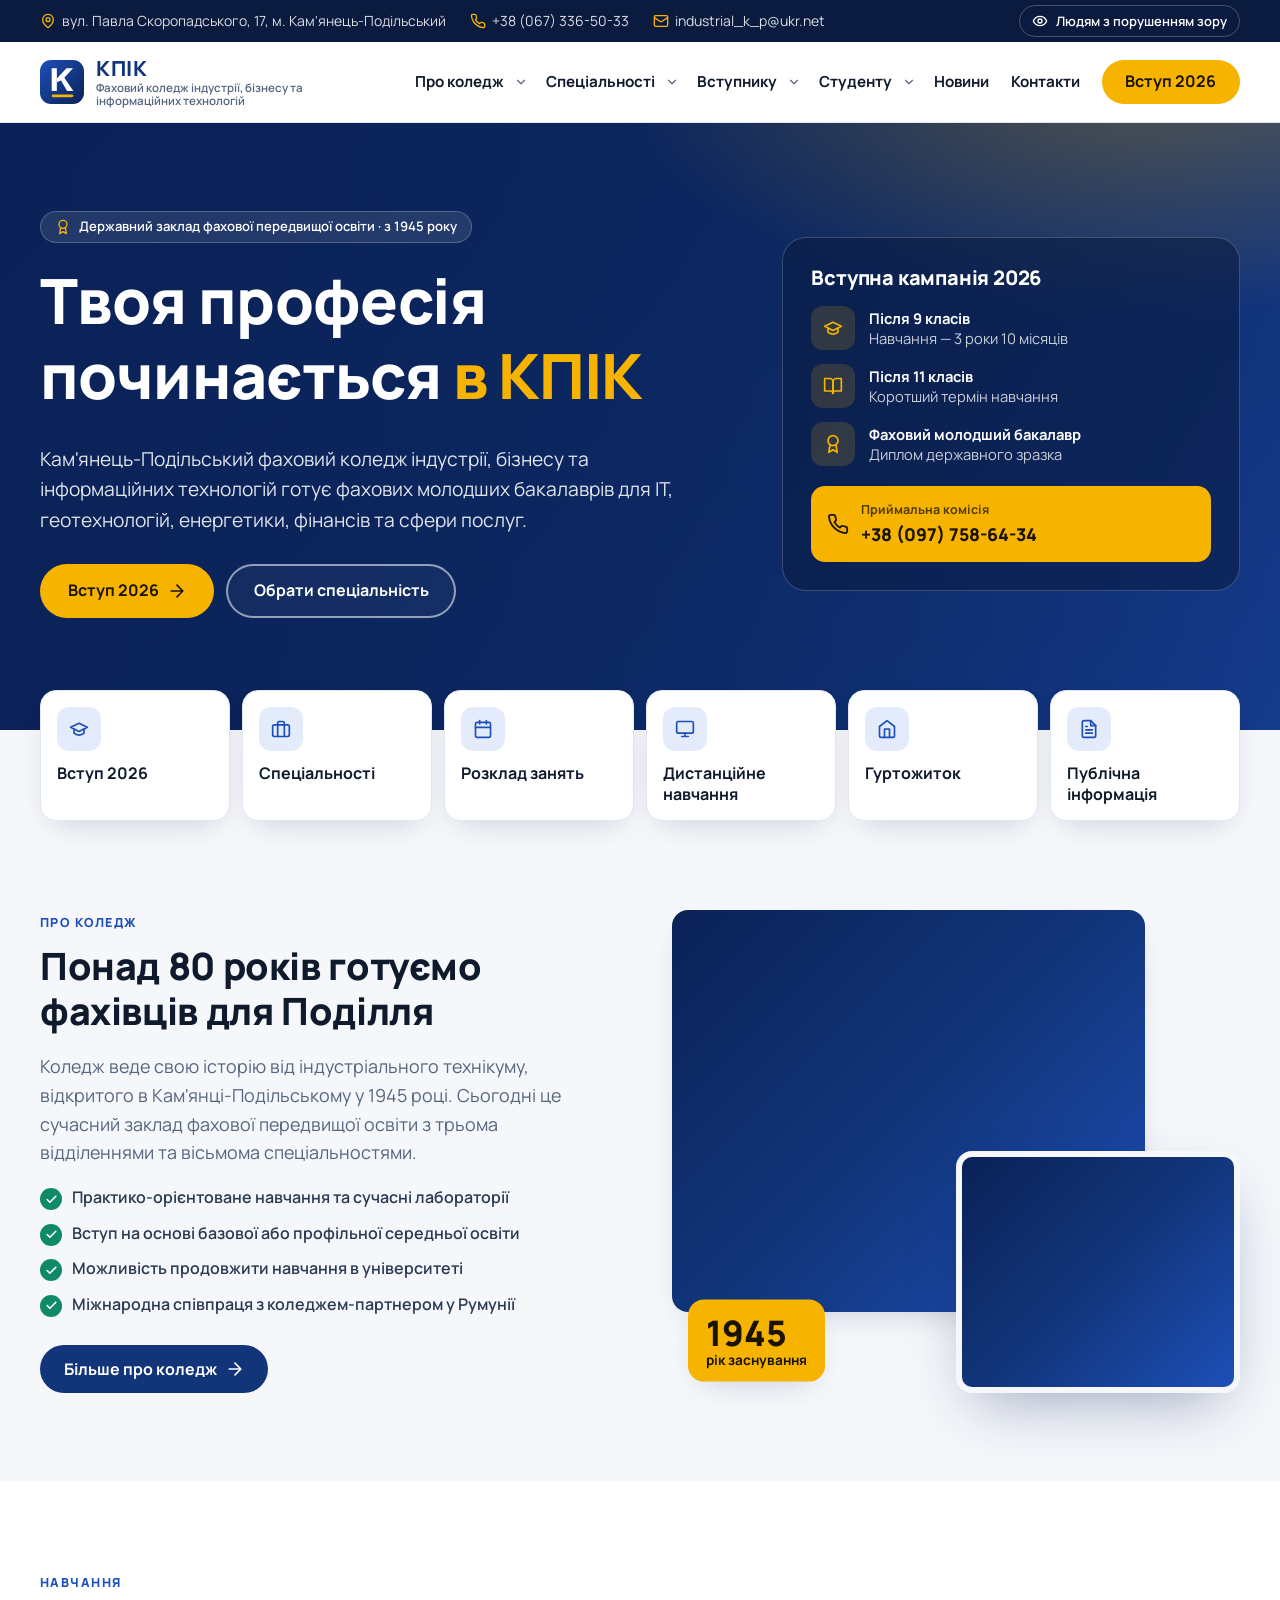
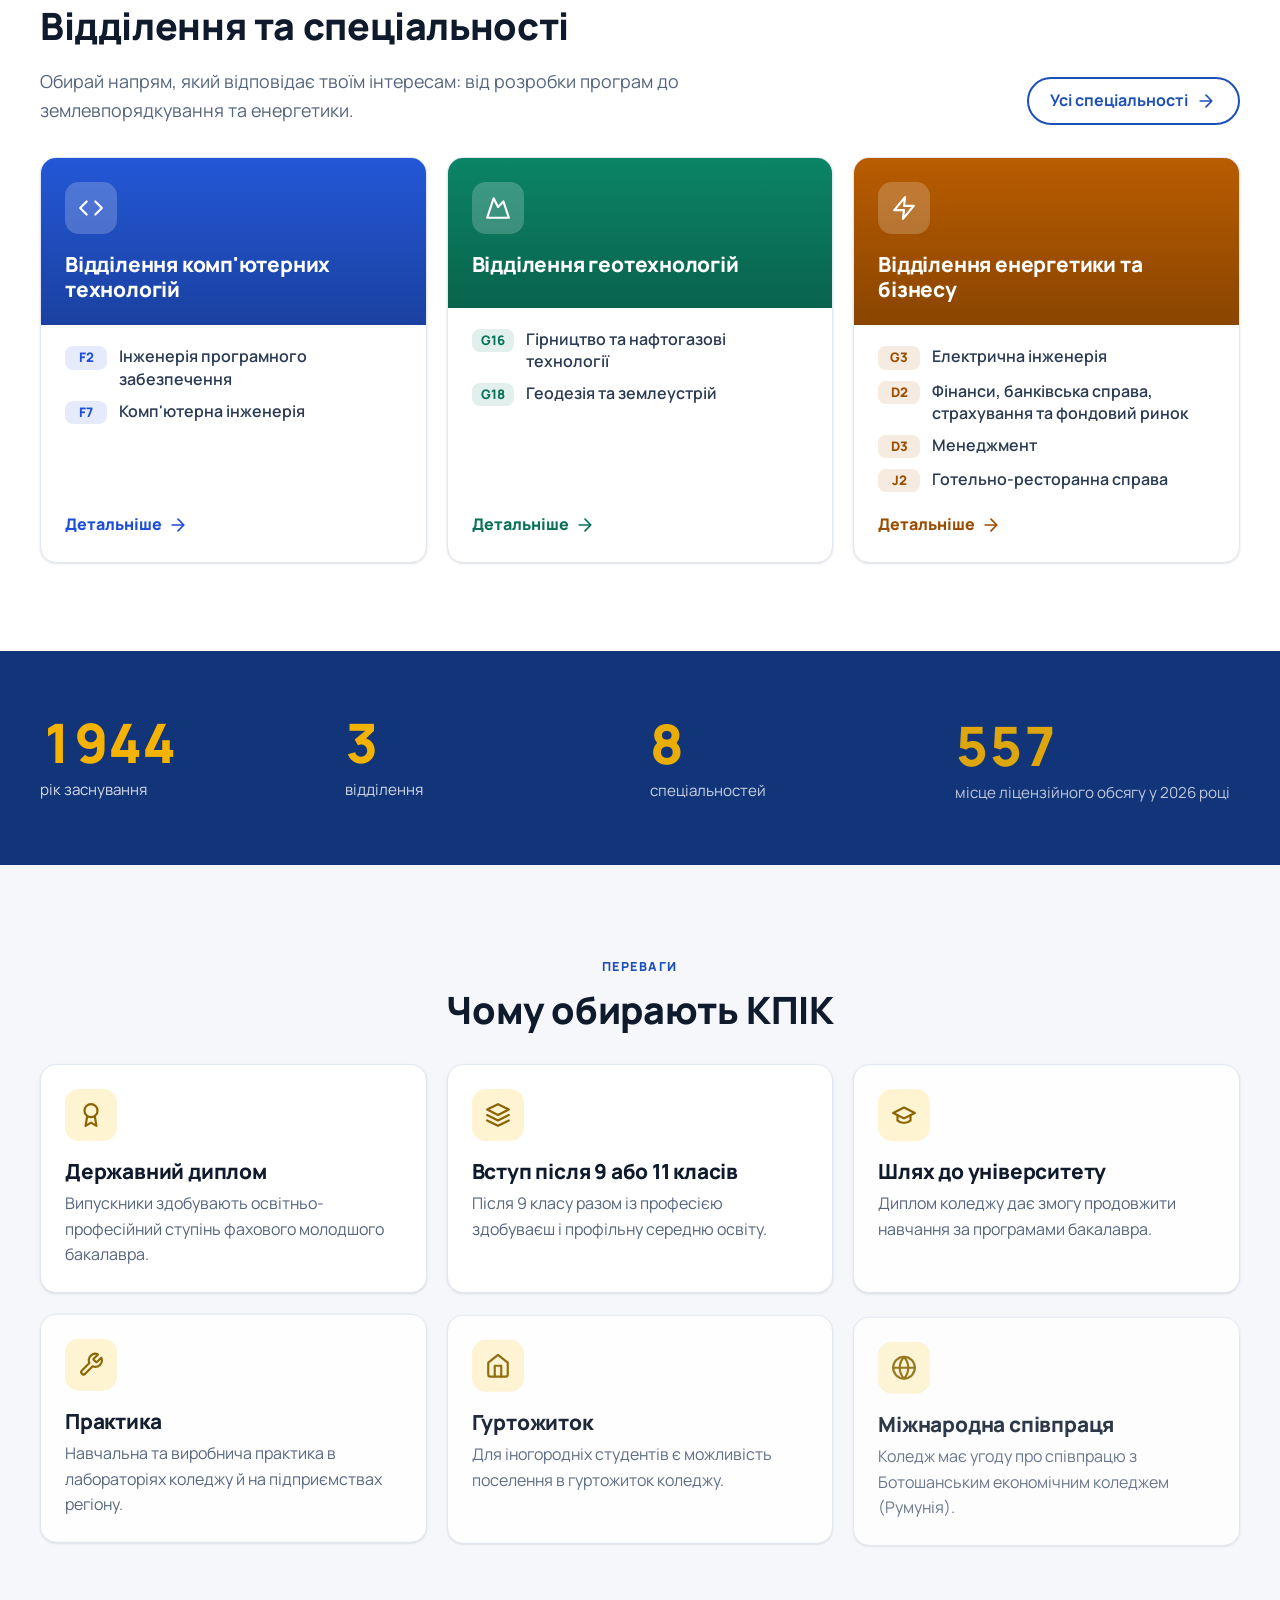
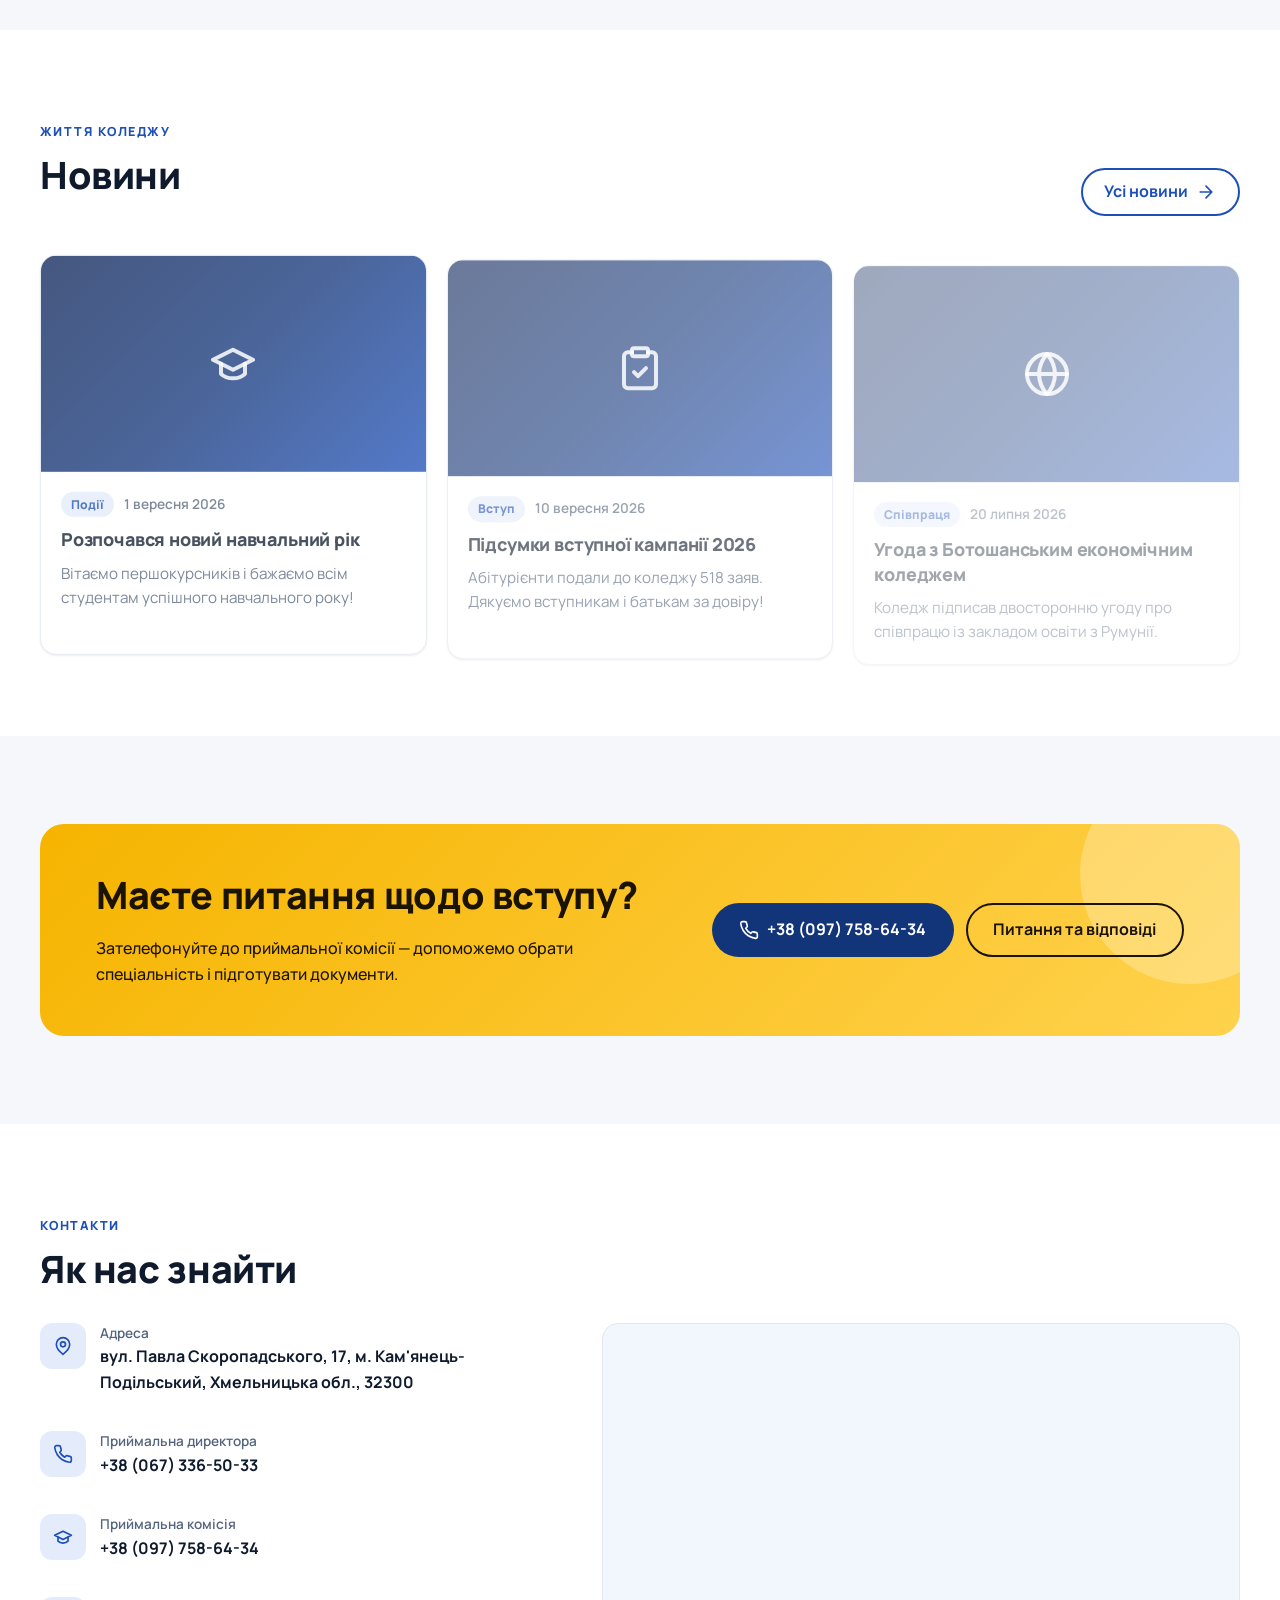
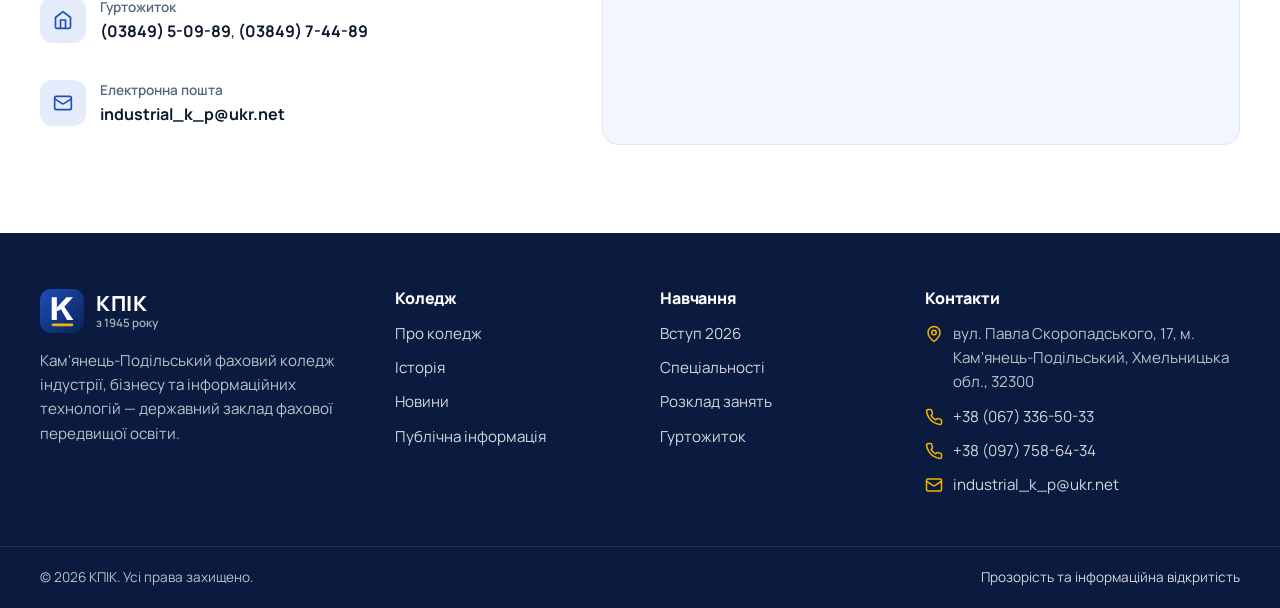
<file: index.html>
<!doctype html>
<html lang="uk">
<head>
  <meta charset="utf-8">
  <meta name="viewport" content="width=device-width, initial-scale=1">
  <title>КПІК — Кам'янець-Подільський фаховий коледж індустрії, бізнесу та інформаційних технологій</title>
  <meta name="description" content="Державний заклад фахової передвищої освіти з 1945 року. Спеціальності з IT, геотехнологій, енергетики та бізнесу. Вступ після 9 та 11 класів.">
  <meta name="theme-color" content="#12357a">
  <meta property="og:type" content="website">
  <meta property="og:locale" content="uk_UA">
  <meta property="og:site_name" content="КПІК">
  <meta property="og:title" content="КПІК — Кам'янець-Подільський фаховий коледж індустрії, бізнесу та інформаційних технологій">
  <meta property="og:description" content="Державний заклад фахової передвищої освіти з 1945 року. Спеціальності з IT, геотехнологій, енергетики та бізнесу. Вступ після 9 та 11 класів.">
  <link rel="icon" href="assets/img/logo.svg" type="image/svg+xml">
  <link rel="preconnect" href="https://fonts.googleapis.com">
  <link rel="preconnect" href="https://fonts.gstatic.com" crossorigin>
  <link rel="stylesheet" href="https://fonts.googleapis.com/css2?family=Manrope:wght@400;500;600;700;800&amp;display=swap">
  <link rel="stylesheet" href="assets/css/style.css">
  <script>
    (function () {
      var d = document.documentElement;
      try { if (localStorage.getItem("kpik-a11y") === "1") d.classList.add("a11y"); } catch (e) {}
      if (d.classList.contains("a11y") || window.matchMedia("(prefers-reduced-motion: reduce)").matches) return;
      d.classList.add("anim");
      setTimeout(function () { if (!window.__kpikAnim) d.classList.remove("anim"); }, 3000);
    })();
  </script>
  <script src="assets/vendor/anime.umd.min.js" defer></script>
  <script src="assets/js/main.js" defer></script>
  <script type="application/ld+json">{"@context":"https://schema.org","@type":"CollegeOrUniversity","name":"Кам'янець-Подільський фаховий коледж індустрії, бізнесу та інформаційних технологій","alternateName":"КПІК","url":"https://kpik.org.ua/","foundingDate":"1945","email":"industrial_k_p@ukr.net","telephone":"+380673365033","address":{"@type":"PostalAddress","streetAddress":"вул. Павла Скоропадського, 17","addressLocality":"Кам'янець-Подільський","addressRegion":"Хмельницька область","postalCode":"32300","addressCountry":"UA"}}</script>
</head>
<body>
  <a class="skip-link" href="#main">Перейти до основного вмісту</a>

  <div class="topbar">
    <div class="container topbar__inner">
      <ul class="topbar__contacts">
        <li class="topbar__address"><svg class="icon" viewBox="0 0 24 24" aria-hidden="true" focusable="false"><path d="M20 10c0 6-8 12-8 12s-8-6-8-12a8 8 0 0 1 16 0Z"/><circle cx="12" cy="10" r="3"/></svg><span>вул. Павла Скоропадського, 17, м. Кам'янець-Подільський</span></li>
        <li><svg class="icon" viewBox="0 0 24 24" aria-hidden="true" focusable="false"><path d="M22 16.92v3a2 2 0 0 1-2.18 2 19.79 19.79 0 0 1-8.63-3.07 19.5 19.5 0 0 1-6-6 19.79 19.79 0 0 1-3.07-8.67A2 2 0 0 1 4.11 2h3a2 2 0 0 1 2 1.72c.13.96.36 1.9.7 2.81a2 2 0 0 1-.45 2.11L8.09 9.91a16 16 0 0 0 6 6l1.27-1.27a2 2 0 0 1 2.11-.45c.91.34 1.85.57 2.81.7A2 2 0 0 1 22 16.92z"/></svg><a href="tel:+380673365033">+38 (067) 336-50-33</a></li>
        <li><svg class="icon" viewBox="0 0 24 24" aria-hidden="true" focusable="false"><rect x="2" y="4" width="20" height="16" rx="2"/><path d="m22 7-8.97 5.7a1.94 1.94 0 0 1-2.06 0L2 7"/></svg><a href="mailto:industrial_k_p@ukr.net">industrial_k_p@ukr.net</a></li>
      </ul>
      <button class="a11y-toggle" type="button" aria-pressed="false" data-a11y-toggle><svg class="icon" viewBox="0 0 24 24" aria-hidden="true" focusable="false"><path d="M2 12s3-7 10-7 10 7 10 7-3 7-10 7-10-7-10-7Z"/><circle cx="12" cy="12" r="3"/></svg><span>Людям з порушенням зору</span></button>
    </div>
  </div>

  <header class="header" data-header>
    <div class="container header__inner">
      <a class="brand" href="index.html" aria-label="КПІК — на головну сторінку">
        <img src="assets/img/logo.svg" alt="" width="44" height="44">
        <span class="brand__text">
          <strong>КПІК</strong>
          <span>Фаховий коледж індустрії, бізнесу та інформаційних технологій</span>
        </span>
      </a>

      <nav class="nav" id="site-nav" aria-label="Головне меню" data-nav>
        <div class="nav__head">
          <span class="nav__title">Меню</span>
          <button class="icon-btn" type="button" data-nav-close><svg class="icon" viewBox="0 0 24 24" aria-hidden="true" focusable="false"><path d="M18 6 6 18M6 6l12 12"/></svg><span class="visually-hidden">Закрити меню</span></button>
        </div>
        <ul class="nav__list">
          <li class="nav__item nav__item--home"><a class="nav__link" href="index.html" aria-current="page">Головна</a></li>
          <li class="nav__item has-sub">
            <div class="nav__row">
              <a class="nav__link" href="about.html">Про коледж</a>
              <button class="nav__sub-toggle" type="button" aria-expanded="false" aria-controls="sub-about" data-sub-toggle><svg class="icon" viewBox="0 0 24 24" aria-hidden="true" focusable="false"><path d="m6 9 6 6 6-6"/></svg><span class="visually-hidden">Підменю «Про коледж»</span></button>
            </div>
            <ul class="nav__sub" id="sub-about">
              <li><a href="about.html#history">Історія</a></li>
              <li><a href="about.html#administration">Адміністрація</a></li>
              <li><a href="about.html#departments">Відділення</a></li>
              <li><a href="about.html#base">Матеріальна база</a></li>
              <li><a href="about.html#international">Міжнародна співпраця</a></li>
              <li><a href="transparency.html">Публічна інформація</a></li>
            </ul>
          </li>
          <li class="nav__item has-sub">
            <div class="nav__row">
              <a class="nav__link" href="specialties.html">Спеціальності</a>
              <button class="nav__sub-toggle" type="button" aria-expanded="false" aria-controls="sub-specialties" data-sub-toggle><svg class="icon" viewBox="0 0 24 24" aria-hidden="true" focusable="false"><path d="m6 9 6 6 6-6"/></svg><span class="visually-hidden">Підменю «Спеціальності»</span></button>
            </div>
            <ul class="nav__sub" id="sub-specialties">
              <li><a href="specialties.html#computer">Відділення комп'ютерних технологій</a></li>
              <li><a href="specialties.html#geo">Відділення геотехнологій</a></li>
              <li><a href="specialties.html#energy">Відділення енергетики та бізнесу</a></li>
            </ul>
          </li>
          <li class="nav__item has-sub">
            <div class="nav__row">
              <a class="nav__link" href="admission.html">Вступнику</a>
              <button class="nav__sub-toggle" type="button" aria-expanded="false" aria-controls="sub-admission" data-sub-toggle><svg class="icon" viewBox="0 0 24 24" aria-hidden="true" focusable="false"><path d="m6 9 6 6 6-6"/></svg><span class="visually-hidden">Підменю «Вступнику»</span></button>
            </div>
            <ul class="nav__sub" id="sub-admission">
              <li><a href="admission.html#rules">Правила прийому 2026</a></li>
              <li><a href="admission.html#programs">Спеціальності та програми</a></li>
              <li><a href="admission.html#steps">Етапи вступу</a></li>
              <li><a href="admission.html#documents">Перелік документів</a></li>
              <li><a href="admission.html#committee">Приймальна комісія</a></li>
              <li><a href="admission.html#faq">Питання та відповіді</a></li>
            </ul>
          </li>
          <li class="nav__item has-sub">
            <div class="nav__row">
              <a class="nav__link" href="students.html">Студенту</a>
              <button class="nav__sub-toggle" type="button" aria-expanded="false" aria-controls="sub-students" data-sub-toggle><svg class="icon" viewBox="0 0 24 24" aria-hidden="true" focusable="false"><path d="m6 9 6 6 6-6"/></svg><span class="visually-hidden">Підменю «Студенту»</span></button>
            </div>
            <ul class="nav__sub" id="sub-students">
              <li><a href="students.html#schedule">Розклад занять</a></li>
              <li><a href="students.html#distance">Дистанційне навчання</a></li>
              <li><a href="students.html#library">Бібліотека</a></li>
              <li><a href="students.html#dorm">Гуртожиток</a></li>
              <li><a href="students.html#self-government">Студентське самоврядування</a></li>
              <li><a href="students.html#psychology">Психологічна служба</a></li>
              <li><a href="students.html#safety">Безпека</a></li>
            </ul>
          </li>
          <li class="nav__item"><a class="nav__link" href="news.html">Новини</a></li>
          <li class="nav__item"><a class="nav__link" href="contacts.html">Контакти</a></li>
        </ul>
        <div class="nav__extra">
          <a class="btn btn--accent btn--block" href="admission.html"><svg class="icon" viewBox="0 0 24 24" aria-hidden="true" focusable="false"><path d="M22 10 12 5 2 10l10 5 10-5z"/><path d="M6 12v5c3 3 9 3 12 0v-5"/></svg> Вступ 2026</a>
          <a class="nav__contact" href="tel:+380977586434"><svg class="icon" viewBox="0 0 24 24" aria-hidden="true" focusable="false"><path d="M22 16.92v3a2 2 0 0 1-2.18 2 19.79 19.79 0 0 1-8.63-3.07 19.5 19.5 0 0 1-6-6 19.79 19.79 0 0 1-3.07-8.67A2 2 0 0 1 4.11 2h3a2 2 0 0 1 2 1.72c.13.96.36 1.9.7 2.81a2 2 0 0 1-.45 2.11L8.09 9.91a16 16 0 0 0 6 6l1.27-1.27a2 2 0 0 1 2.11-.45c.91.34 1.85.57 2.81.7A2 2 0 0 1 22 16.92z"/></svg><span><small>Приймальна комісія</small>+38 (097) 758-64-34</span></a>
          <a class="nav__contact" href="tel:+380673365033"><svg class="icon" viewBox="0 0 24 24" aria-hidden="true" focusable="false"><path d="M22 16.92v3a2 2 0 0 1-2.18 2 19.79 19.79 0 0 1-8.63-3.07 19.5 19.5 0 0 1-6-6 19.79 19.79 0 0 1-3.07-8.67A2 2 0 0 1 4.11 2h3a2 2 0 0 1 2 1.72c.13.96.36 1.9.7 2.81a2 2 0 0 1-.45 2.11L8.09 9.91a16 16 0 0 0 6 6l1.27-1.27a2 2 0 0 1 2.11-.45c.91.34 1.85.57 2.81.7A2 2 0 0 1 22 16.92z"/></svg><span><small>Приймальна директора</small>+38 (067) 336-50-33</span></a>
          <a class="nav__contact" href="mailto:industrial_k_p@ukr.net"><svg class="icon" viewBox="0 0 24 24" aria-hidden="true" focusable="false"><rect x="2" y="4" width="20" height="16" rx="2"/><path d="m22 7-8.97 5.7a1.94 1.94 0 0 1-2.06 0L2 7"/></svg><span><small>Електронна пошта</small>industrial_k_p@ukr.net</span></a>
          <button class="btn btn--outline btn--block" type="button" aria-pressed="false" data-a11y-toggle><svg class="icon" viewBox="0 0 24 24" aria-hidden="true" focusable="false"><path d="M2 12s3-7 10-7 10 7 10 7-3 7-10 7-10-7-10-7Z"/><circle cx="12" cy="12" r="3"/></svg> Людям з порушенням зору</button>
        </div>
      </nav>

      <a class="btn btn--accent header__cta" href="admission.html">Вступ 2026</a>
      <button class="icon-btn burger" type="button" aria-expanded="false" aria-controls="site-nav" data-burger><svg class="icon" viewBox="0 0 24 24" aria-hidden="true" focusable="false"><path d="M4 6h16M4 12h16M4 18h16"/></svg><span class="visually-hidden">Відкрити меню</span></button>
    </div>
  </header>
  <div class="nav-overlay" data-nav-overlay hidden></div>

  <main id="main">
    <section class="hero">
      <img class="hero__bg" src="https://images.unsplash.com/photo-1522202176988-66273c2fd55f?auto=format&amp;fit=crop&amp;w=1920&amp;q=70" alt="" fetchpriority="high" decoding="async" data-fallback>
      <div class="container hero__inner">
        <div class="hero__content">
          <span class="hero__eyebrow"><svg class="icon" viewBox="0 0 24 24" aria-hidden="true" focusable="false"><circle cx="12" cy="8" r="6"/><path d="M15.48 12.89 17 22l-5-3-5 3 1.52-9.11"/></svg> Державний заклад фахової передвищої освіти · з 1945 року</span>
          <h1>Твоя професія починається <em>в КПІК</em></h1>
          <p class="hero__lead">Кам'янець-Подільський фаховий коледж індустрії, бізнесу та інформаційних технологій готує фахових молодших бакалаврів для IT, геотехнологій, енергетики, фінансів та сфери послуг.</p>
          <div class="hero__actions">
            <a class="btn btn--accent btn--lg" href="admission.html">Вступ 2026 <svg class="icon" viewBox="0 0 24 24" aria-hidden="true" focusable="false"><path d="M5 12h14M12 5l7 7-7 7"/></svg></a>
            <a class="btn btn--ghost-light btn--lg" href="specialties.html">Обрати спеціальність</a>
          </div>
        </div>
        <aside class="hero-card" aria-labelledby="hero-card-title">
          <h2 class="hero-card__title" id="hero-card-title">Вступна кампанія 2026</h2>
          <ul class="hero-card__list">
            <li><span class="hero-card__icon"><svg class="icon" viewBox="0 0 24 24" aria-hidden="true" focusable="false"><path d="M22 10 12 5 2 10l10 5 10-5z"/><path d="M6 12v5c3 3 9 3 12 0v-5"/></svg></span><span><strong>Після 9 класів</strong>Навчання — 3 роки 10 місяців</span></li>
            <li><span class="hero-card__icon"><svg class="icon" viewBox="0 0 24 24" aria-hidden="true" focusable="false"><path d="M2 3h6a4 4 0 0 1 4 4v14a3 3 0 0 0-3-3H2z"/><path d="M22 3h-6a4 4 0 0 0-4 4v14a3 3 0 0 1 3-3h7z"/></svg></span><span><strong>Після 11 класів</strong>Коротший термін навчання</span></li>
            <li><span class="hero-card__icon"><svg class="icon" viewBox="0 0 24 24" aria-hidden="true" focusable="false"><circle cx="12" cy="8" r="6"/><path d="M15.48 12.89 17 22l-5-3-5 3 1.52-9.11"/></svg></span><span><strong>Фаховий молодший бакалавр</strong>Диплом державного зразка</span></li>
          </ul>
          <a class="hero-card__phone" href="tel:+380977586434"><svg class="icon" viewBox="0 0 24 24" aria-hidden="true" focusable="false"><path d="M22 16.92v3a2 2 0 0 1-2.18 2 19.79 19.79 0 0 1-8.63-3.07 19.5 19.5 0 0 1-6-6 19.79 19.79 0 0 1-3.07-8.67A2 2 0 0 1 4.11 2h3a2 2 0 0 1 2 1.72c.13.96.36 1.9.7 2.81a2 2 0 0 1-.45 2.11L8.09 9.91a16 16 0 0 0 6 6l1.27-1.27a2 2 0 0 1 2.11-.45c.91.34 1.85.57 2.81.7A2 2 0 0 1 22 16.92z"/></svg><span><small>Приймальна комісія</small>+38 (097) 758-64-34</span></a>
        </aside>
      </div>
    </section>

    <nav class="quick" aria-label="Швидкі посилання">
      <div class="container">
        <ul class="quick__grid">
          <li><a class="quick__link" href="admission.html"><span class="quick__icon"><svg class="icon" viewBox="0 0 24 24" aria-hidden="true" focusable="false"><path d="M22 10 12 5 2 10l10 5 10-5z"/><path d="M6 12v5c3 3 9 3 12 0v-5"/></svg></span>Вступ 2026</a></li>
          <li><a class="quick__link" href="specialties.html"><span class="quick__icon"><svg class="icon" viewBox="0 0 24 24" aria-hidden="true" focusable="false"><rect x="2" y="7" width="20" height="14" rx="2"/><path d="M16 21V5a2 2 0 0 0-2-2h-4a2 2 0 0 0-2 2v16"/></svg></span>Спеціальності</a></li>
          <li><a class="quick__link" href="students.html#schedule"><span class="quick__icon"><svg class="icon" viewBox="0 0 24 24" aria-hidden="true" focusable="false"><rect x="3" y="4" width="18" height="18" rx="2"/><path d="M16 2v4M8 2v4M3 10h18"/></svg></span>Розклад занять</a></li>
          <li><a class="quick__link" href="students.html#distance"><span class="quick__icon"><svg class="icon" viewBox="0 0 24 24" aria-hidden="true" focusable="false"><rect x="2" y="3" width="20" height="14" rx="2"/><path d="M8 21h8M12 17v4"/></svg></span>Дистанційне навчання</a></li>
          <li><a class="quick__link" href="students.html#dorm"><span class="quick__icon"><svg class="icon" viewBox="0 0 24 24" aria-hidden="true" focusable="false"><path d="m3 9 9-7 9 7v11a2 2 0 0 1-2 2H5a2 2 0 0 1-2-2z"/><path d="M9 22V12h6v10"/></svg></span>Гуртожиток</a></li>
          <li><a class="quick__link" href="transparency.html"><span class="quick__icon"><svg class="icon" viewBox="0 0 24 24" aria-hidden="true" focusable="false"><path d="M14 2H6a2 2 0 0 0-2 2v16a2 2 0 0 0 2 2h12a2 2 0 0 0 2-2V8z"/><path d="M14 2v6h6M16 13H8M16 17H8M10 9H8"/></svg></span>Публічна інформація</a></li>
        </ul>
      </div>
    </nav>

    <section class="section" aria-labelledby="about-title">
      <div class="container split">
        <div data-reveal>
          <span class="eyebrow">Про коледж</span>
          <h2 id="about-title">Понад 80 років готуємо фахівців для Поділля</h2>
          <p class="lead">Коледж веде свою історію від індустріального технікуму, відкритого в Кам'янці-Подільському у 1945 році. Сьогодні це сучасний заклад фахової передвищої освіти з трьома відділеннями та вісьмома спеціальностями.</p>
          <ul class="ticks">
            <li>Практико-орієнтоване навчання та сучасні лабораторії</li>
            <li>Вступ на основі базової або профільної середньої освіти</li>
            <li>Можливість продовжити навчання в університеті</li>
            <li>Міжнародна співпраця з коледжем-партнером у Румунії</li>
          </ul>
          <a class="btn btn--primary" href="about.html">Більше про коледж <svg class="icon" viewBox="0 0 24 24" aria-hidden="true" focusable="false"><path d="M5 12h14M12 5l7 7-7 7"/></svg></a>
        </div>
        <div class="collage" data-reveal>
          <figure class="collage__main media"><img src="https://images.unsplash.com/photo-1541339907198-e08756dedf3f?auto=format&amp;fit=crop&amp;w=900&amp;q=70" alt="Студенти біля навчального корпусу" loading="lazy" decoding="async" data-fallback></figure>
          <figure class="collage__side media"><img src="https://images.unsplash.com/photo-1427504494785-3a9ca7044f45?auto=format&amp;fit=crop&amp;w=600&amp;q=70" alt="Заняття в аудиторії" loading="lazy" decoding="async" data-fallback></figure>
          <div class="collage__badge"><strong>1945</strong><span>рік заснування</span></div>
        </div>
      </div>
    </section>

    <section class="section section--alt" aria-labelledby="depts-title">
      <div class="container">
        <div class="section-head section-head--row">
          <div>
            <span class="eyebrow">Навчання</span>
            <h2 id="depts-title">Відділення та спеціальності</h2>
            <p class="lead">Обирай напрям, який відповідає твоїм інтересам: від розробки програм до землевпорядкування та енергетики.</p>
          </div>
          <a class="btn btn--outline" href="specialties.html">Усі спеціальності <svg class="icon" viewBox="0 0 24 24" aria-hidden="true" focusable="false"><path d="M5 12h14M12 5l7 7-7 7"/></svg></a>
        </div>
        <div class="grid grid--3">
          <article class="card dept dept--computer" data-reveal>
            <div class="dept__top">
              <img class="dept__bg" src="https://images.unsplash.com/photo-1517694712202-14dd9538aa97?auto=format&amp;fit=crop&amp;w=800&amp;q=70" alt="" loading="lazy" decoding="async" data-fallback>
              <span class="dept__icon"><svg class="icon" viewBox="0 0 24 24" aria-hidden="true" focusable="false"><path d="m16 18 6-6-6-6M8 6l-6 6 6 6"/></svg></span>
              <h3>Відділення комп'ютерних технологій</h3>
            </div>
            <div class="dept__body">
              <ul class="spec-list">
                <li><span class="code">F2</span><span>Інженерія програмного забезпечення</span></li>
                <li><span class="code">F7</span><span>Комп'ютерна інженерія</span></li>
              </ul>
              <a class="dept__link" href="specialties.html#computer">Детальніше <svg class="icon" viewBox="0 0 24 24" aria-hidden="true" focusable="false"><path d="M5 12h14M12 5l7 7-7 7"/></svg></a>
            </div>
          </article>
          <article class="card dept dept--geo" data-reveal>
            <div class="dept__top">
              <img class="dept__bg" src="https://images.unsplash.com/photo-1500530855697-b586d89ba3ee?auto=format&amp;fit=crop&amp;w=800&amp;q=70" alt="" loading="lazy" decoding="async" data-fallback>
              <span class="dept__icon"><svg class="icon" viewBox="0 0 24 24" aria-hidden="true" focusable="false"><path d="m8 3 4 8 5-5 5 15H2L8 3z"/></svg></span>
              <h3>Відділення геотехнологій</h3>
            </div>
            <div class="dept__body">
              <ul class="spec-list">
                <li><span class="code">G16</span><span>Гірництво та нафтогазові технології</span></li>
                <li><span class="code">G18</span><span>Геодезія та землеустрій</span></li>
              </ul>
              <a class="dept__link" href="specialties.html#geo">Детальніше <svg class="icon" viewBox="0 0 24 24" aria-hidden="true" focusable="false"><path d="M5 12h14M12 5l7 7-7 7"/></svg></a>
            </div>
          </article>
          <article class="card dept dept--energy" data-reveal>
            <div class="dept__top">
              <img class="dept__bg" src="https://images.unsplash.com/photo-1473341304170-971dccb5ac1e?auto=format&amp;fit=crop&amp;w=800&amp;q=70" alt="" loading="lazy" decoding="async" data-fallback>
              <span class="dept__icon"><svg class="icon" viewBox="0 0 24 24" aria-hidden="true" focusable="false"><path d="M13 2 3 14h9l-1 8 10-12h-9l1-8z"/></svg></span>
              <h3>Відділення енергетики та бізнесу</h3>
            </div>
            <div class="dept__body">
              <ul class="spec-list">
                <li><span class="code">G3</span><span>Електрична інженерія</span></li>
                <li><span class="code">D2</span><span>Фінанси, банківська справа, страхування та фондовий ринок</span></li>
                <li><span class="code">D3</span><span>Менеджмент</span></li>
                <li><span class="code">J2</span><span>Готельно-ресторанна справа</span></li>
              </ul>
              <a class="dept__link" href="specialties.html#energy">Детальніше <svg class="icon" viewBox="0 0 24 24" aria-hidden="true" focusable="false"><path d="M5 12h14M12 5l7 7-7 7"/></svg></a>
            </div>
          </article>
        </div>

      </div>
    </section>

    <section class="stats" aria-label="Коледж у цифрах">
      <div class="container">
        <ul class="stats__grid">
          <li class="stat" data-reveal><span class="stat__value" data-count-from="1900">1945</span><span class="stat__label">рік заснування</span></li>
          <li class="stat" data-reveal><span class="stat__value">3</span><span class="stat__label">відділення</span></li>
          <li class="stat" data-reveal><span class="stat__value">8</span><span class="stat__label">спеціальностей</span></li>
          <li class="stat" data-reveal><span class="stat__value">571</span><span class="stat__label">місце ліцензійного обсягу у 2026 році</span></li>
        </ul>
      </div>
    </section>

    <section class="section" aria-labelledby="why-title">
      <div class="container">
        <div class="section-head section-head--center">
          <span class="eyebrow">Переваги</span>
          <h2 id="why-title">Чому обирають КПІК</h2>
        </div>
        <div class="grid grid--3">
          <article class="card feature" data-reveal>
            <span class="feature__icon"><svg class="icon" viewBox="0 0 24 24" aria-hidden="true" focusable="false"><circle cx="12" cy="8" r="6"/><path d="M15.48 12.89 17 22l-5-3-5 3 1.52-9.11"/></svg></span>
            <h3>Державний диплом</h3>
            <p>Випускники здобувають освітньо-професійний ступінь фахового молодшого бакалавра.</p>
          </article>
          <article class="card feature" data-reveal>
            <span class="feature__icon"><svg class="icon" viewBox="0 0 24 24" aria-hidden="true" focusable="false"><path d="m12 2 10 5-10 5L2 7l10-5z"/><path d="m2 17 10 5 10-5M2 12l10 5 10-5"/></svg></span>
            <h3>Вступ після 9 або 11 класів</h3>
            <p>Після 9 класу разом із професією здобуваєш і профільну середню освіту.</p>
          </article>
          <article class="card feature" data-reveal>
            <span class="feature__icon"><svg class="icon" viewBox="0 0 24 24" aria-hidden="true" focusable="false"><path d="M22 10 12 5 2 10l10 5 10-5z"/><path d="M6 12v5c3 3 9 3 12 0v-5"/></svg></span>
            <h3>Шлях до університету</h3>
            <p>Диплом коледжу дає змогу продовжити навчання за програмами бакалавра.</p>
          </article>
          <article class="card feature" data-reveal>
            <span class="feature__icon"><svg class="icon" viewBox="0 0 24 24" aria-hidden="true" focusable="false"><path d="M14.7 6.3a1 1 0 0 0 0 1.4l1.6 1.6a1 1 0 0 0 1.4 0l3.77-3.77a6 6 0 0 1-7.94 7.94l-6.91 6.91a2.12 2.12 0 0 1-3-3l6.91-6.91a6 6 0 0 1 7.94-7.94l-3.76 3.76z"/></svg></span>
            <h3>Практика</h3>
            <p>Навчальна та виробнича практика в лабораторіях коледжу й на підприємствах регіону.</p>
          </article>
          <article class="card feature" data-reveal>
            <span class="feature__icon"><svg class="icon" viewBox="0 0 24 24" aria-hidden="true" focusable="false"><path d="m3 9 9-7 9 7v11a2 2 0 0 1-2 2H5a2 2 0 0 1-2-2z"/><path d="M9 22V12h6v10"/></svg></span>
            <h3>Гуртожиток</h3>
            <p>Для іногородніх студентів є можливість поселення в гуртожиток коледжу.</p>
          </article>
          <article class="card feature" data-reveal>
            <span class="feature__icon"><svg class="icon" viewBox="0 0 24 24" aria-hidden="true" focusable="false"><circle cx="12" cy="12" r="10"/><path d="M2 12h20M12 2a15.3 15.3 0 0 1 4 10 15.3 15.3 0 0 1-4 10 15.3 15.3 0 0 1-4-10 15.3 15.3 0 0 1 4-10z"/></svg></span>
            <h3>Міжнародна співпраця</h3>
            <p>Коледж має угоду про співпрацю з Ботошанським економічним коледжем (Румунія).</p>
          </article>
        </div>
      </div>
    </section>

    <section class="section section--alt" aria-labelledby="news-title">
      <div class="container">
        <div class="section-head section-head--row">
          <div>
            <span class="eyebrow">Життя коледжу</span>
            <h2 id="news-title">Новини</h2>
          </div>
          <a class="btn btn--outline" href="news.html">Усі новини <svg class="icon" viewBox="0 0 24 24" aria-hidden="true" focusable="false"><path d="M5 12h14M12 5l7 7-7 7"/></svg></a>
        </div>
        <!-- Демонстраційні новини: замініть на актуальні матеріали з чинного сайту. -->
        <div class="grid grid--3">
          <article class="card news-card" data-reveal>
            <div class="news-card__media news-card__media--events"><img src="https://images.unsplash.com/photo-1523050854058-8df90110c9f1?auto=format&amp;fit=crop&amp;w=800&amp;q=70" alt="" loading="lazy" decoding="async" data-fallback><svg class="icon" viewBox="0 0 24 24" aria-hidden="true" focusable="false"><path d="M22 10 12 5 2 10l10 5 10-5z"/><path d="M6 12v5c3 3 9 3 12 0v-5"/></svg></div>
            <div class="news-card__body">
              <div class="news-card__meta"><span class="tag">Події</span><time datetime="2026-09-01">1 вересня 2026</time></div>
              <h3 class="news-card__title"><a href="news.html">Розпочався новий навчальний рік</a></h3>
              <p>Вітаємо першокурсників і бажаємо всім студентам успішного навчального року!</p>
            </div>
          </article>
          <article class="card news-card" data-reveal>
            <div class="news-card__media news-card__media--admission"><img src="https://images.unsplash.com/photo-1501504905252-473c47e087f8?auto=format&amp;fit=crop&amp;w=800&amp;q=70" alt="" loading="lazy" decoding="async" data-fallback><svg class="icon" viewBox="0 0 24 24" aria-hidden="true" focusable="false"><rect x="8" y="2" width="8" height="4" rx="1"/><path d="M16 4h2a2 2 0 0 1 2 2v14a2 2 0 0 1-2 2H6a2 2 0 0 1-2-2V6a2 2 0 0 1 2-2h2"/><path d="m9 14 2 2 4-4"/></svg></div>
            <div class="news-card__body">
              <div class="news-card__meta"><span class="tag">Вступ</span><time datetime="2026-09-10">10 вересня 2026</time></div>
              <h3 class="news-card__title"><a href="news.html">Підсумки вступної кампанії 2026</a></h3>
              <p>Абітурієнти подали до коледжу 518 заяв. Дякуємо вступникам і батькам за довіру!</p>
            </div>
          </article>
          <article class="card news-card" data-reveal>
            <div class="news-card__media news-card__media--international"><img src="https://images.unsplash.com/photo-1497366216548-37526070297c?auto=format&amp;fit=crop&amp;w=800&amp;q=70" alt="" loading="lazy" decoding="async" data-fallback><svg class="icon" viewBox="0 0 24 24" aria-hidden="true" focusable="false"><circle cx="12" cy="12" r="10"/><path d="M2 12h20M12 2a15.3 15.3 0 0 1 4 10 15.3 15.3 0 0 1-4 10 15.3 15.3 0 0 1-4-10 15.3 15.3 0 0 1 4-10z"/></svg></div>
            <div class="news-card__body">
              <div class="news-card__meta"><span class="tag">Співпраця</span><time datetime="2026-07-20">20 липня 2026</time></div>
              <h3 class="news-card__title"><a href="news.html">Угода з Ботошанським економічним коледжем</a></h3>
              <p>Коледж підписав двосторонню угоду про співпрацю із закладом освіти з Румунії.</p>
            </div>
          </article>
        </div>
      </div>
    </section>

    <section class="section" aria-labelledby="cta-title">
      <div class="container">
        <div class="cta" data-reveal>
          <div>
            <h2 id="cta-title">Маєте питання щодо вступу?</h2>
            <p>Зателефонуйте до приймальної комісії — допоможемо обрати спеціальність і підготувати документи.</p>
          </div>
          <div class="cta__actions">
            <a class="btn btn--primary btn--lg" href="tel:+380977586434"><svg class="icon" viewBox="0 0 24 24" aria-hidden="true" focusable="false"><path d="M22 16.92v3a2 2 0 0 1-2.18 2 19.79 19.79 0 0 1-8.63-3.07 19.5 19.5 0 0 1-6-6 19.79 19.79 0 0 1-3.07-8.67A2 2 0 0 1 4.11 2h3a2 2 0 0 1 2 1.72c.13.96.36 1.9.7 2.81a2 2 0 0 1-.45 2.11L8.09 9.91a16 16 0 0 0 6 6l1.27-1.27a2 2 0 0 1 2.11-.45c.91.34 1.85.57 2.81.7A2 2 0 0 1 22 16.92z"/></svg> +38 (097) 758-64-34</a>
            <a class="btn btn--outline-dark btn--lg" href="admission.html#faq">Питання та відповіді</a>
          </div>
        </div>
      </div>
    </section>

    <section class="section section--alt" aria-labelledby="contacts-title">
      <div class="container">
        <div class="section-head">
          <span class="eyebrow">Контакти</span>
          <h2 id="contacts-title">Як нас знайти</h2>
        </div>
        <div class="contacts">
          <ul class="contact-list">
            <li class="contact-item">
              <span class="contact-item__icon"><svg class="icon" viewBox="0 0 24 24" aria-hidden="true" focusable="false"><path d="M20 10c0 6-8 12-8 12s-8-6-8-12a8 8 0 0 1 16 0Z"/><circle cx="12" cy="10" r="3"/></svg></span>
              <div><span class="contact-item__label">Адреса</span><strong>вул. Павла Скоропадського, 17, м. Кам'янець-Подільський, Хмельницька обл., 32300</strong></div>
            </li>
            <li class="contact-item">
              <span class="contact-item__icon"><svg class="icon" viewBox="0 0 24 24" aria-hidden="true" focusable="false"><path d="M22 16.92v3a2 2 0 0 1-2.18 2 19.79 19.79 0 0 1-8.63-3.07 19.5 19.5 0 0 1-6-6 19.79 19.79 0 0 1-3.07-8.67A2 2 0 0 1 4.11 2h3a2 2 0 0 1 2 1.72c.13.96.36 1.9.7 2.81a2 2 0 0 1-.45 2.11L8.09 9.91a16 16 0 0 0 6 6l1.27-1.27a2 2 0 0 1 2.11-.45c.91.34 1.85.57 2.81.7A2 2 0 0 1 22 16.92z"/></svg></span>
              <div><span class="contact-item__label">Приймальна директора</span><a href="tel:+380673365033">+38 (067) 336-50-33</a></div>
            </li>
            <li class="contact-item">
              <span class="contact-item__icon"><svg class="icon" viewBox="0 0 24 24" aria-hidden="true" focusable="false"><path d="M22 10 12 5 2 10l10 5 10-5z"/><path d="M6 12v5c3 3 9 3 12 0v-5"/></svg></span>
              <div><span class="contact-item__label">Приймальна комісія</span><a href="tel:+380977586434">+38 (097) 758-64-34</a></div>
            </li>
            <li class="contact-item">
              <span class="contact-item__icon"><svg class="icon" viewBox="0 0 24 24" aria-hidden="true" focusable="false"><path d="m3 9 9-7 9 7v11a2 2 0 0 1-2 2H5a2 2 0 0 1-2-2z"/><path d="M9 22V12h6v10"/></svg></span>
              <div><span class="contact-item__label">Гуртожиток</span><a href="tel:+380384950989">(03849) 5-09-89</a>, <a href="tel:+380384974489">(03849) 7-44-89</a></div>
            </li>
            <li class="contact-item">
              <span class="contact-item__icon"><svg class="icon" viewBox="0 0 24 24" aria-hidden="true" focusable="false"><rect x="2" y="4" width="20" height="16" rx="2"/><path d="m22 7-8.97 5.7a1.94 1.94 0 0 1-2.06 0L2 7"/></svg></span>
              <div><span class="contact-item__label">Електронна пошта</span><a href="mailto:industrial_k_p@ukr.net">industrial_k_p@ukr.net</a></div>
            </li>
          </ul>
          <div class="map">
            <iframe title="Карта: вул. Павла Скоропадського, 17, Кам'янець-Подільський" src="https://www.google.com/maps?q=%D0%B2%D1%83%D0%BB.+%D0%9F%D0%B0%D0%B2%D0%BB%D0%B0+%D0%A1%D0%BA%D0%BE%D1%80%D0%BE%D0%BF%D0%B0%D0%B4%D1%81%D1%8C%D0%BA%D0%BE%D0%B3%D0%BE,+17,+%D0%9A%D0%B0%D0%BC%27%D1%8F%D0%BD%D0%B5%D1%86%D1%8C-%D0%9F%D0%BE%D0%B4%D1%96%D0%BB%D1%8C%D1%81%D1%8C%D0%BA%D0%B8%D0%B9&amp;output=embed" loading="lazy" referrerpolicy="no-referrer-when-downgrade"></iframe>
          </div>
        </div>

      </div>
    </section>
  </main>

  <footer class="footer">
    <div class="container footer__grid">
      <div class="footer__brand">
        <a class="brand brand--light" href="index.html" aria-label="КПІК — на головну сторінку">
          <img src="assets/img/logo.svg" alt="" width="44" height="44">
          <span class="brand__text"><strong>КПІК</strong><span>з 1945 року</span></span>
        </a>
        <p>Кам'янець-Подільський фаховий коледж індустрії, бізнесу та інформаційних технологій — державний заклад фахової передвищої освіти.</p>
      </div>
      <div>
        <h2 class="footer__title">Коледж</h2>
        <ul>
          <li><a href="about.html">Про коледж</a></li>
          <li><a href="about.html#history">Історія</a></li>
          <li><a href="news.html">Новини</a></li>
          <li><a href="transparency.html">Публічна інформація</a></li>
        </ul>
      </div>
      <div>
        <h2 class="footer__title">Навчання</h2>
        <ul>
          <li><a href="admission.html">Вступ 2026</a></li>
          <li><a href="specialties.html">Спеціальності</a></li>
          <li><a href="students.html#schedule">Розклад занять</a></li>
          <li><a href="students.html#dorm">Гуртожиток</a></li>
        </ul>
      </div>
      <div>
        <h2 class="footer__title">Контакти</h2>
        <ul class="footer__contacts">
          <li><svg class="icon" viewBox="0 0 24 24" aria-hidden="true" focusable="false"><path d="M20 10c0 6-8 12-8 12s-8-6-8-12a8 8 0 0 1 16 0Z"/><circle cx="12" cy="10" r="3"/></svg><span>вул. Павла Скоропадського, 17, м. Кам'янець-Подільський, Хмельницька обл., 32300</span></li>
          <li><svg class="icon" viewBox="0 0 24 24" aria-hidden="true" focusable="false"><path d="M22 16.92v3a2 2 0 0 1-2.18 2 19.79 19.79 0 0 1-8.63-3.07 19.5 19.5 0 0 1-6-6 19.79 19.79 0 0 1-3.07-8.67A2 2 0 0 1 4.11 2h3a2 2 0 0 1 2 1.72c.13.96.36 1.9.7 2.81a2 2 0 0 1-.45 2.11L8.09 9.91a16 16 0 0 0 6 6l1.27-1.27a2 2 0 0 1 2.11-.45c.91.34 1.85.57 2.81.7A2 2 0 0 1 22 16.92z"/></svg><a href="tel:+380673365033">+38 (067) 336-50-33</a></li>
          <li><svg class="icon" viewBox="0 0 24 24" aria-hidden="true" focusable="false"><path d="M22 16.92v3a2 2 0 0 1-2.18 2 19.79 19.79 0 0 1-8.63-3.07 19.5 19.5 0 0 1-6-6 19.79 19.79 0 0 1-3.07-8.67A2 2 0 0 1 4.11 2h3a2 2 0 0 1 2 1.72c.13.96.36 1.9.7 2.81a2 2 0 0 1-.45 2.11L8.09 9.91a16 16 0 0 0 6 6l1.27-1.27a2 2 0 0 1 2.11-.45c.91.34 1.85.57 2.81.7A2 2 0 0 1 22 16.92z"/></svg><a href="tel:+380977586434">+38 (097) 758-64-34</a></li>
          <li><svg class="icon" viewBox="0 0 24 24" aria-hidden="true" focusable="false"><rect x="2" y="4" width="20" height="16" rx="2"/><path d="m22 7-8.97 5.7a1.94 1.94 0 0 1-2.06 0L2 7"/></svg><a href="mailto:industrial_k_p@ukr.net">industrial_k_p@ukr.net</a></li>
        </ul>
      </div>
    </div>
    <div class="footer__bottom">
      <div class="container footer__bottom-inner">
        <p>© <span data-year>2026</span> КПІК. Усі права захищено.</p>
        <p><a href="transparency.html">Прозорість та інформаційна відкритість</a></p>
      </div>
    </div>
  </footer>

  <button class="to-top" type="button" data-to-top><svg class="icon" viewBox="0 0 24 24" aria-hidden="true" focusable="false"><path d="M12 19V5M5 12l7-7 7 7"/></svg><span class="visually-hidden">Повернутися нагору</span></button>
</body>
</html>
</file>
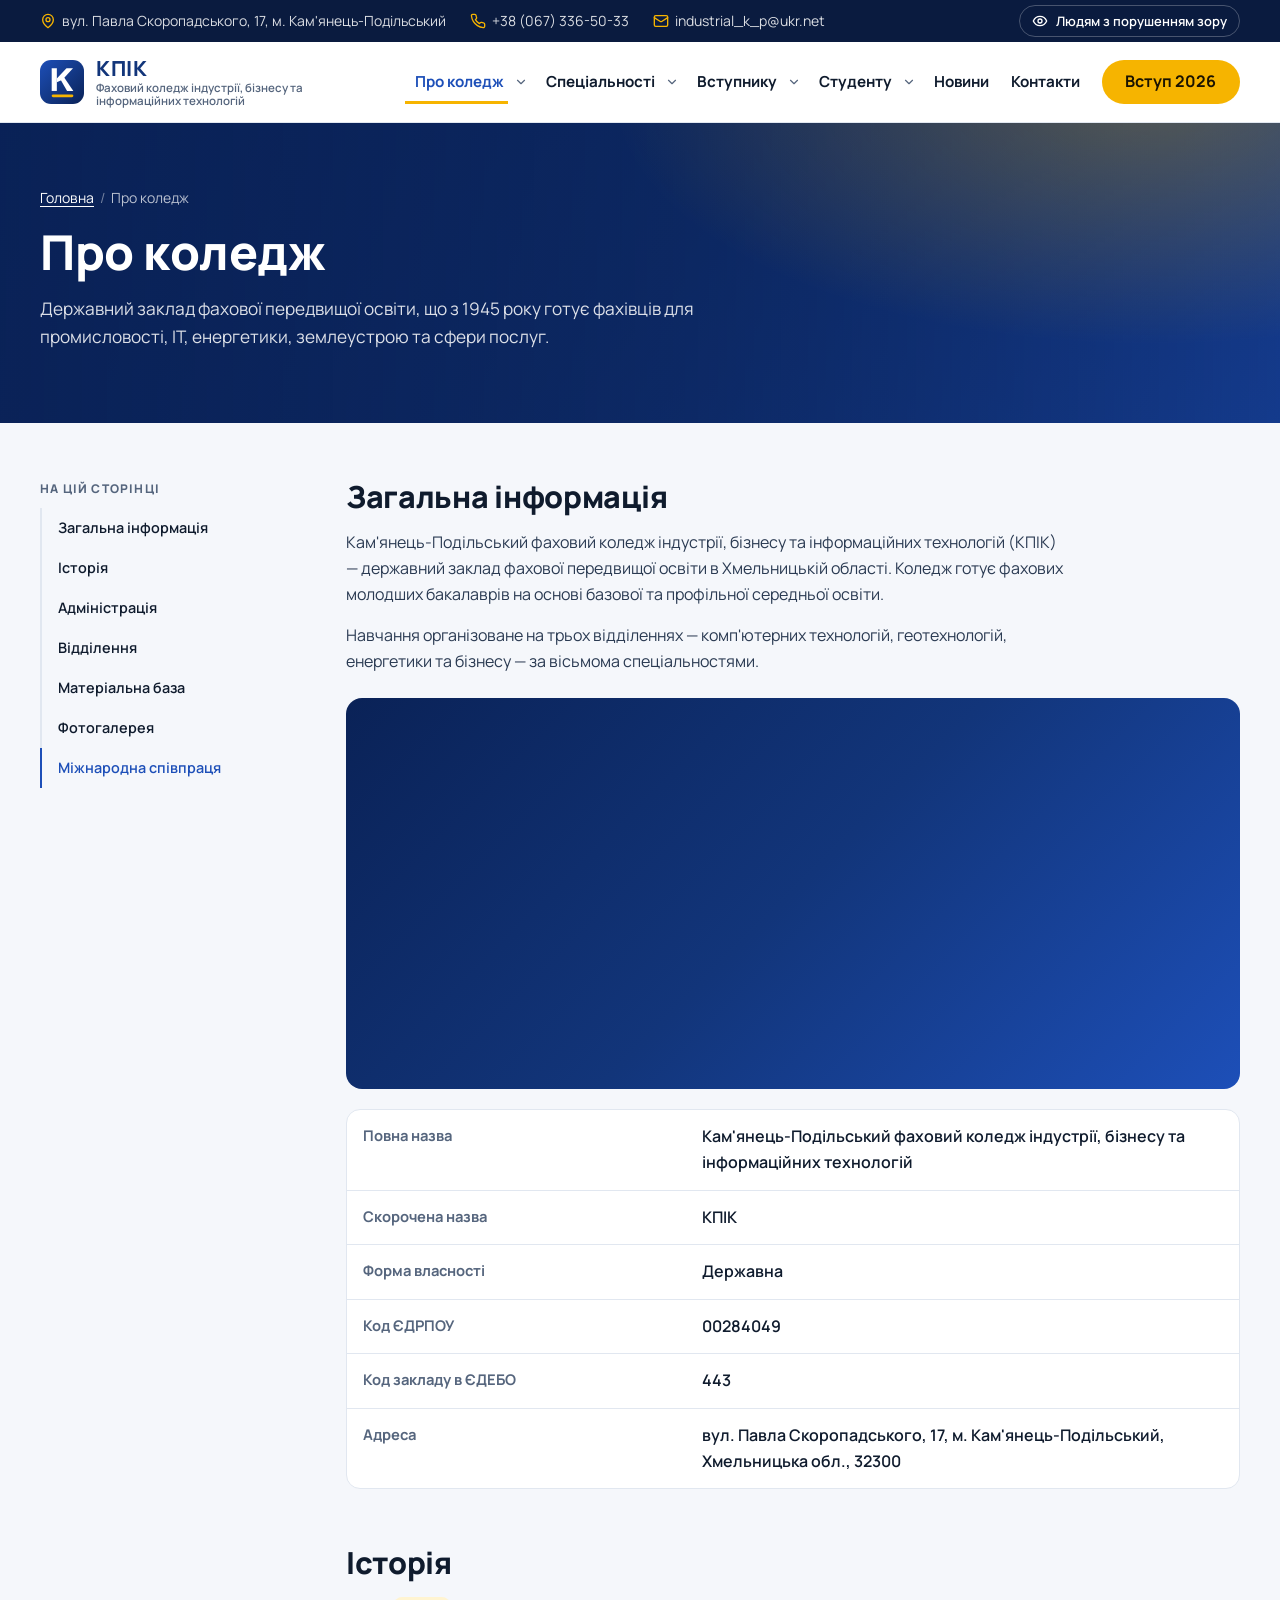
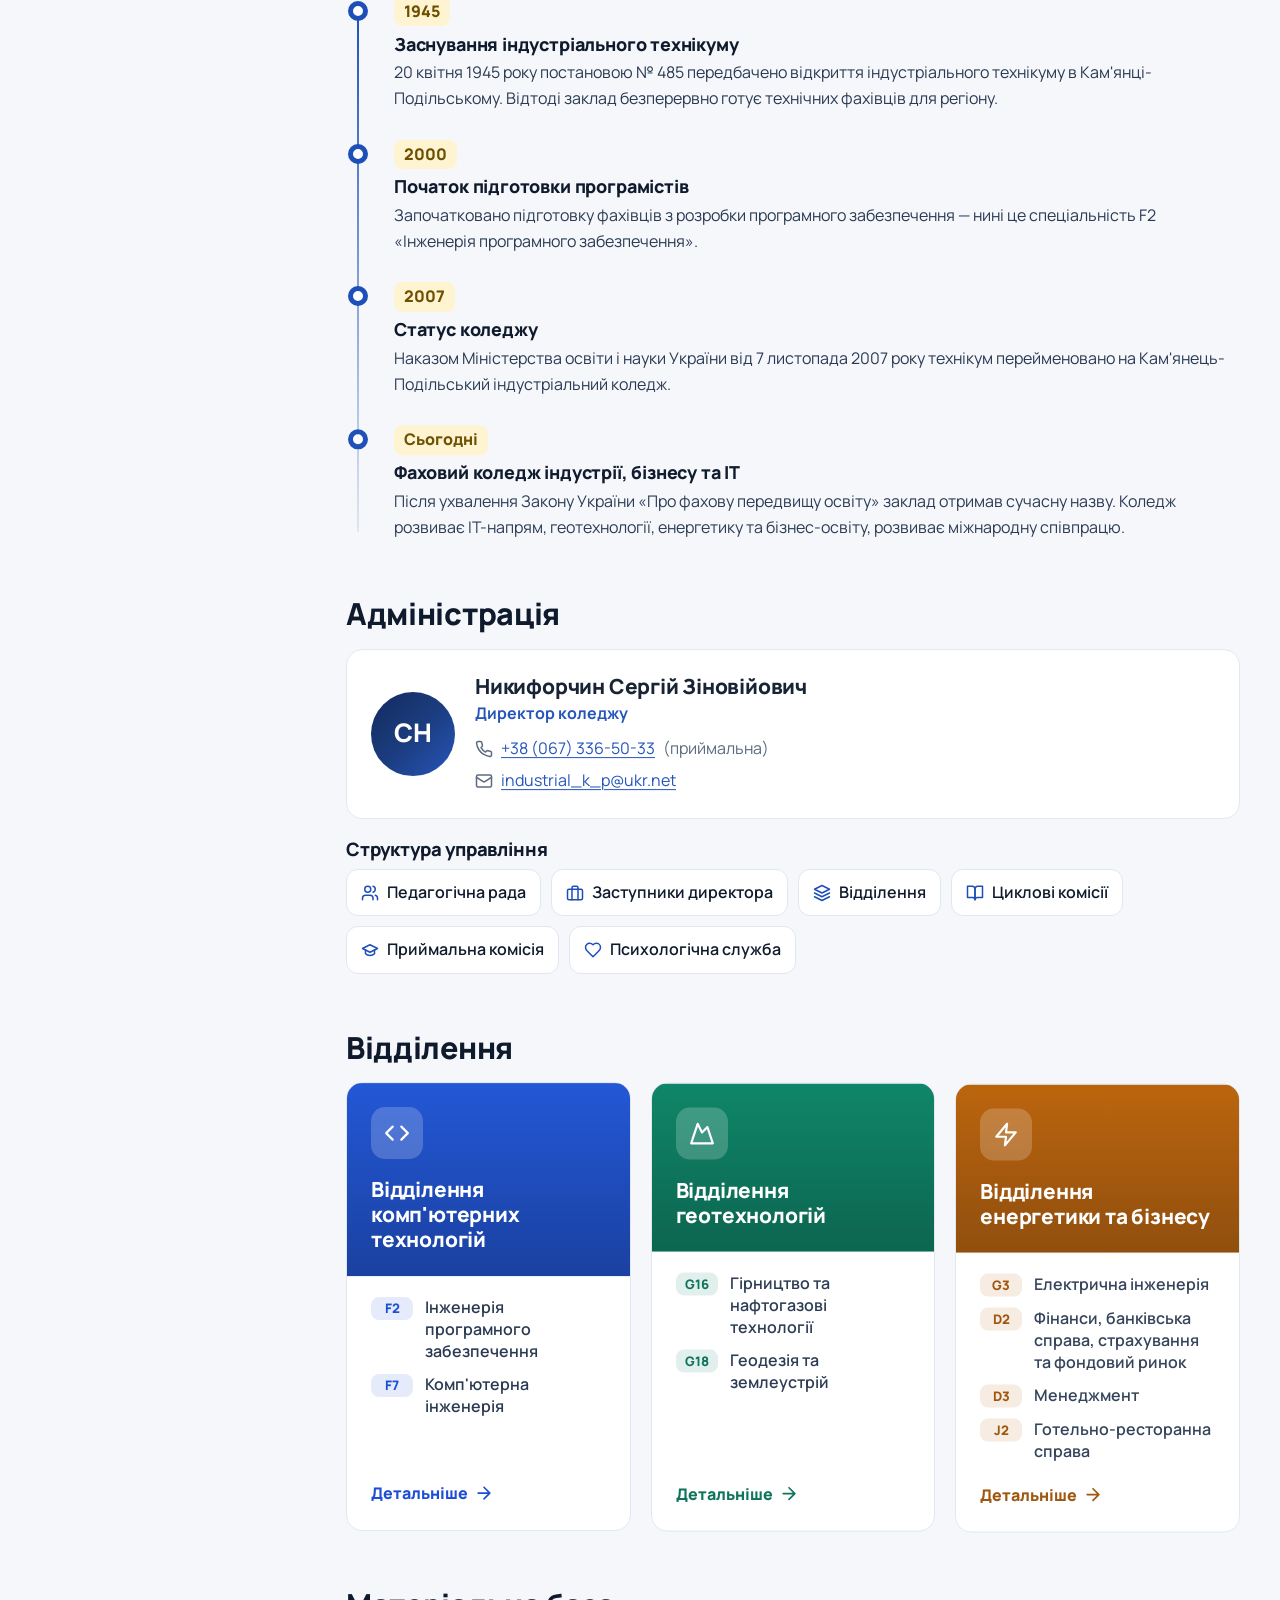
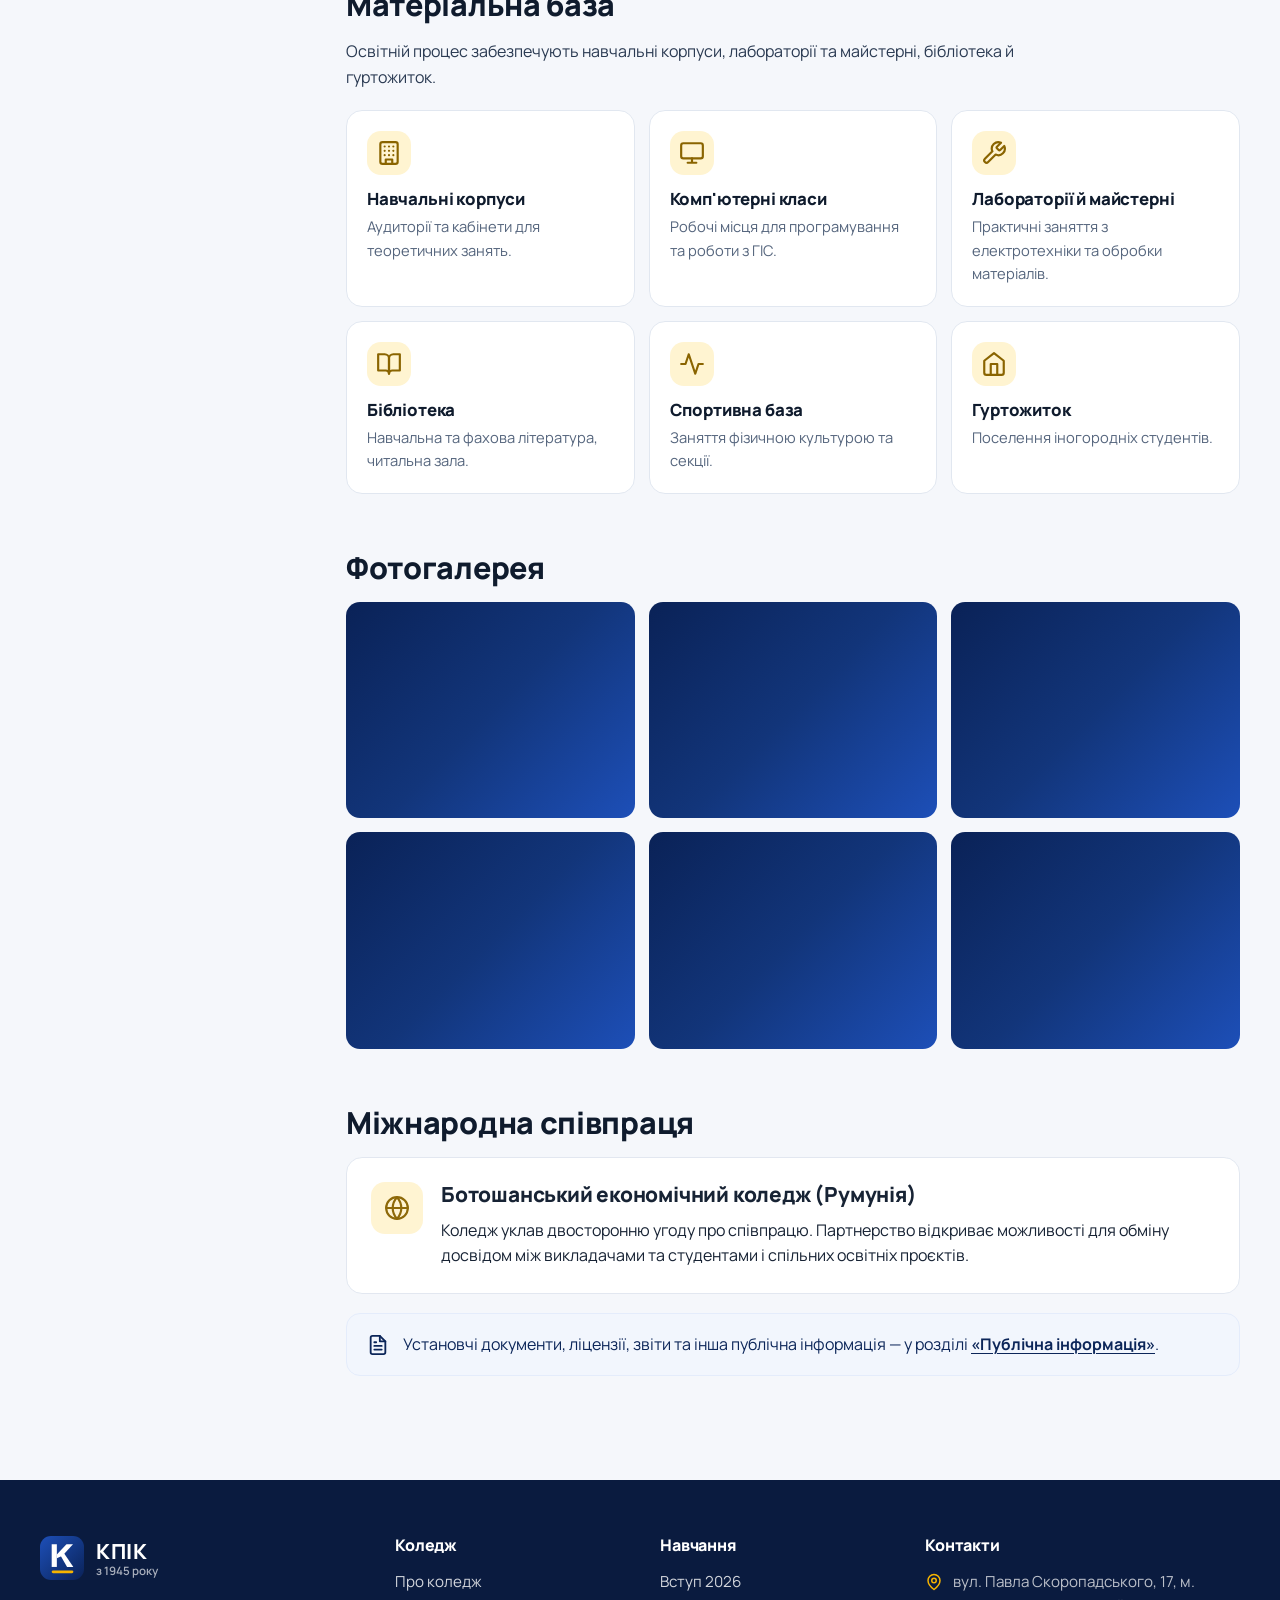
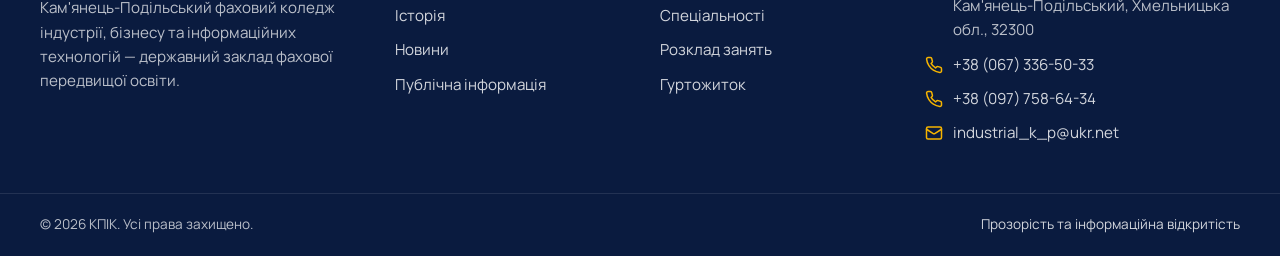
<file: about.html>
<!doctype html>
<html lang="uk">
<head>
  <meta charset="utf-8">
  <meta name="viewport" content="width=device-width, initial-scale=1">
  <title>Про коледж — КПІК</title>
  <meta name="description" content="Історія, адміністрація, відділення, матеріальна база та міжнародна співпраця Кам'янець-Подільського фахового коледжу індустрії, бізнесу та інформаційних технологій.">
  <meta name="theme-color" content="#12357a">
  <meta property="og:type" content="website">
  <meta property="og:locale" content="uk_UA">
  <meta property="og:site_name" content="КПІК">
  <meta property="og:title" content="Про коледж — КПІК">
  <meta property="og:description" content="Історія, адміністрація, відділення, матеріальна база та міжнародна співпраця Кам'янець-Подільського фахового коледжу індустрії, бізнесу та інформаційних технологій.">
  <link rel="icon" href="assets/img/logo.svg" type="image/svg+xml">
  <link rel="preconnect" href="https://fonts.googleapis.com">
  <link rel="preconnect" href="https://fonts.gstatic.com" crossorigin>
  <link rel="stylesheet" href="https://fonts.googleapis.com/css2?family=Manrope:wght@400;500;600;700;800&amp;display=swap">
  <link rel="stylesheet" href="assets/css/style.css">
  <script>
    (function () {
      var d = document.documentElement;
      try { if (localStorage.getItem("kpik-a11y") === "1") d.classList.add("a11y"); } catch (e) {}
      if (d.classList.contains("a11y") || window.matchMedia("(prefers-reduced-motion: reduce)").matches) return;
      d.classList.add("anim");
      setTimeout(function () { if (!window.__kpikAnim) d.classList.remove("anim"); }, 3000);
    })();
  </script>
  <script src="assets/vendor/anime.umd.min.js" defer></script>
  <script src="assets/js/main.js" defer></script>
</head>
<body>
  <a class="skip-link" href="#main">Перейти до основного вмісту</a>

  <div class="topbar">
    <div class="container topbar__inner">
      <ul class="topbar__contacts">
        <li class="topbar__address"><svg class="icon" viewBox="0 0 24 24" aria-hidden="true" focusable="false"><path d="M20 10c0 6-8 12-8 12s-8-6-8-12a8 8 0 0 1 16 0Z"/><circle cx="12" cy="10" r="3"/></svg><span>вул. Павла Скоропадського, 17, м. Кам'янець-Подільський</span></li>
        <li><svg class="icon" viewBox="0 0 24 24" aria-hidden="true" focusable="false"><path d="M22 16.92v3a2 2 0 0 1-2.18 2 19.79 19.79 0 0 1-8.63-3.07 19.5 19.5 0 0 1-6-6 19.79 19.79 0 0 1-3.07-8.67A2 2 0 0 1 4.11 2h3a2 2 0 0 1 2 1.72c.13.96.36 1.9.7 2.81a2 2 0 0 1-.45 2.11L8.09 9.91a16 16 0 0 0 6 6l1.27-1.27a2 2 0 0 1 2.11-.45c.91.34 1.85.57 2.81.7A2 2 0 0 1 22 16.92z"/></svg><a href="tel:+380673365033">+38 (067) 336-50-33</a></li>
        <li><svg class="icon" viewBox="0 0 24 24" aria-hidden="true" focusable="false"><rect x="2" y="4" width="20" height="16" rx="2"/><path d="m22 7-8.97 5.7a1.94 1.94 0 0 1-2.06 0L2 7"/></svg><a href="mailto:industrial_k_p@ukr.net">industrial_k_p@ukr.net</a></li>
      </ul>
      <button class="a11y-toggle" type="button" aria-pressed="false" data-a11y-toggle><svg class="icon" viewBox="0 0 24 24" aria-hidden="true" focusable="false"><path d="M2 12s3-7 10-7 10 7 10 7-3 7-10 7-10-7-10-7Z"/><circle cx="12" cy="12" r="3"/></svg><span>Людям з порушенням зору</span></button>
    </div>
  </div>

  <header class="header" data-header>
    <div class="container header__inner">
      <a class="brand" href="index.html" aria-label="КПІК — на головну сторінку">
        <img src="assets/img/logo.svg" alt="" width="44" height="44">
        <span class="brand__text">
          <strong>КПІК</strong>
          <span>Фаховий коледж індустрії, бізнесу та інформаційних технологій</span>
        </span>
      </a>

      <nav class="nav" id="site-nav" aria-label="Головне меню" data-nav>
        <div class="nav__head">
          <span class="nav__title">Меню</span>
          <button class="icon-btn" type="button" data-nav-close><svg class="icon" viewBox="0 0 24 24" aria-hidden="true" focusable="false"><path d="M18 6 6 18M6 6l12 12"/></svg><span class="visually-hidden">Закрити меню</span></button>
        </div>
        <ul class="nav__list">
          <li class="nav__item nav__item--home"><a class="nav__link" href="index.html">Головна</a></li>
          <li class="nav__item has-sub">
            <div class="nav__row">
              <a class="nav__link" href="about.html" aria-current="page">Про коледж</a>
              <button class="nav__sub-toggle" type="button" aria-expanded="false" aria-controls="sub-about" data-sub-toggle><svg class="icon" viewBox="0 0 24 24" aria-hidden="true" focusable="false"><path d="m6 9 6 6 6-6"/></svg><span class="visually-hidden">Підменю «Про коледж»</span></button>
            </div>
            <ul class="nav__sub" id="sub-about">
              <li><a href="about.html#history">Історія</a></li>
              <li><a href="about.html#administration">Адміністрація</a></li>
              <li><a href="about.html#departments">Відділення</a></li>
              <li><a href="about.html#base">Матеріальна база</a></li>
              <li><a href="about.html#international">Міжнародна співпраця</a></li>
              <li><a href="transparency.html">Публічна інформація</a></li>
            </ul>
          </li>
          <li class="nav__item has-sub">
            <div class="nav__row">
              <a class="nav__link" href="specialties.html">Спеціальності</a>
              <button class="nav__sub-toggle" type="button" aria-expanded="false" aria-controls="sub-specialties" data-sub-toggle><svg class="icon" viewBox="0 0 24 24" aria-hidden="true" focusable="false"><path d="m6 9 6 6 6-6"/></svg><span class="visually-hidden">Підменю «Спеціальності»</span></button>
            </div>
            <ul class="nav__sub" id="sub-specialties">
              <li><a href="specialties.html#computer">Відділення комп'ютерних технологій</a></li>
              <li><a href="specialties.html#geo">Відділення геотехнологій</a></li>
              <li><a href="specialties.html#energy">Відділення енергетики та бізнесу</a></li>
            </ul>
          </li>
          <li class="nav__item has-sub">
            <div class="nav__row">
              <a class="nav__link" href="admission.html">Вступнику</a>
              <button class="nav__sub-toggle" type="button" aria-expanded="false" aria-controls="sub-admission" data-sub-toggle><svg class="icon" viewBox="0 0 24 24" aria-hidden="true" focusable="false"><path d="m6 9 6 6 6-6"/></svg><span class="visually-hidden">Підменю «Вступнику»</span></button>
            </div>
            <ul class="nav__sub" id="sub-admission">
              <li><a href="admission.html#rules">Правила прийому 2026</a></li>
              <li><a href="admission.html#programs">Спеціальності та програми</a></li>
              <li><a href="admission.html#steps">Етапи вступу</a></li>
              <li><a href="admission.html#documents">Перелік документів</a></li>
              <li><a href="admission.html#committee">Приймальна комісія</a></li>
              <li><a href="admission.html#faq">Питання та відповіді</a></li>
            </ul>
          </li>
          <li class="nav__item has-sub">
            <div class="nav__row">
              <a class="nav__link" href="students.html">Студенту</a>
              <button class="nav__sub-toggle" type="button" aria-expanded="false" aria-controls="sub-students" data-sub-toggle><svg class="icon" viewBox="0 0 24 24" aria-hidden="true" focusable="false"><path d="m6 9 6 6 6-6"/></svg><span class="visually-hidden">Підменю «Студенту»</span></button>
            </div>
            <ul class="nav__sub" id="sub-students">
              <li><a href="students.html#schedule">Розклад занять</a></li>
              <li><a href="students.html#distance">Дистанційне навчання</a></li>
              <li><a href="students.html#library">Бібліотека</a></li>
              <li><a href="students.html#dorm">Гуртожиток</a></li>
              <li><a href="students.html#self-government">Студентське самоврядування</a></li>
              <li><a href="students.html#psychology">Психологічна служба</a></li>
              <li><a href="students.html#safety">Безпека</a></li>
            </ul>
          </li>
          <li class="nav__item"><a class="nav__link" href="news.html">Новини</a></li>
          <li class="nav__item"><a class="nav__link" href="contacts.html">Контакти</a></li>
        </ul>
        <div class="nav__extra">
          <a class="btn btn--accent btn--block" href="admission.html"><svg class="icon" viewBox="0 0 24 24" aria-hidden="true" focusable="false"><path d="M22 10 12 5 2 10l10 5 10-5z"/><path d="M6 12v5c3 3 9 3 12 0v-5"/></svg> Вступ 2026</a>
          <a class="nav__contact" href="tel:+380977586434"><svg class="icon" viewBox="0 0 24 24" aria-hidden="true" focusable="false"><path d="M22 16.92v3a2 2 0 0 1-2.18 2 19.79 19.79 0 0 1-8.63-3.07 19.5 19.5 0 0 1-6-6 19.79 19.79 0 0 1-3.07-8.67A2 2 0 0 1 4.11 2h3a2 2 0 0 1 2 1.72c.13.96.36 1.9.7 2.81a2 2 0 0 1-.45 2.11L8.09 9.91a16 16 0 0 0 6 6l1.27-1.27a2 2 0 0 1 2.11-.45c.91.34 1.85.57 2.81.7A2 2 0 0 1 22 16.92z"/></svg><span><small>Приймальна комісія</small>+38 (097) 758-64-34</span></a>
          <a class="nav__contact" href="tel:+380673365033"><svg class="icon" viewBox="0 0 24 24" aria-hidden="true" focusable="false"><path d="M22 16.92v3a2 2 0 0 1-2.18 2 19.79 19.79 0 0 1-8.63-3.07 19.5 19.5 0 0 1-6-6 19.79 19.79 0 0 1-3.07-8.67A2 2 0 0 1 4.11 2h3a2 2 0 0 1 2 1.72c.13.96.36 1.9.7 2.81a2 2 0 0 1-.45 2.11L8.09 9.91a16 16 0 0 0 6 6l1.27-1.27a2 2 0 0 1 2.11-.45c.91.34 1.85.57 2.81.7A2 2 0 0 1 22 16.92z"/></svg><span><small>Приймальна директора</small>+38 (067) 336-50-33</span></a>
          <a class="nav__contact" href="mailto:industrial_k_p@ukr.net"><svg class="icon" viewBox="0 0 24 24" aria-hidden="true" focusable="false"><rect x="2" y="4" width="20" height="16" rx="2"/><path d="m22 7-8.97 5.7a1.94 1.94 0 0 1-2.06 0L2 7"/></svg><span><small>Електронна пошта</small>industrial_k_p@ukr.net</span></a>
          <button class="btn btn--outline btn--block" type="button" aria-pressed="false" data-a11y-toggle><svg class="icon" viewBox="0 0 24 24" aria-hidden="true" focusable="false"><path d="M2 12s3-7 10-7 10 7 10 7-3 7-10 7-10-7-10-7Z"/><circle cx="12" cy="12" r="3"/></svg> Людям з порушенням зору</button>
        </div>
      </nav>

      <a class="btn btn--accent header__cta" href="admission.html">Вступ 2026</a>
      <button class="icon-btn burger" type="button" aria-expanded="false" aria-controls="site-nav" data-burger><svg class="icon" viewBox="0 0 24 24" aria-hidden="true" focusable="false"><path d="M4 6h16M4 12h16M4 18h16"/></svg><span class="visually-hidden">Відкрити меню</span></button>
    </div>
  </header>
  <div class="nav-overlay" data-nav-overlay hidden></div>

  <main id="main">
    <section class="page-hero">
      <div class="container">
        <nav class="breadcrumbs" aria-label="Навігаційний ланцюжок">
          <ol>
            <li><a href="index.html">Головна</a></li>
            <li aria-current="page">Про коледж</li>
          </ol>
        </nav>
        <h1>Про коледж</h1>
        <p>Державний заклад фахової передвищої освіти, що з 1945 року готує фахівців для промисловості, IT, енергетики, землеустрою та сфери послуг.</p>
      </div>
    </section>

    <div class="container page-layout">
      <aside class="toc" aria-label="На цій сторінці">
        <div class="toc__inner">
          <p class="toc__title">На цій сторінці</p>
          <ul>
            <li><a href="#intro">Загальна інформація</a></li>
            <li><a href="#history">Історія</a></li>
            <li><a href="#administration">Адміністрація</a></li>
            <li><a href="#departments">Відділення</a></li>
            <li><a href="#base">Матеріальна база</a></li>
            <li><a href="#gallery">Фотогалерея</a></li>
            <li><a href="#international">Міжнародна співпраця</a></li>
          </ul>
        </div>
      </aside>

      <div class="content">
        <section id="intro" aria-labelledby="intro-title">
          <h2 id="intro-title">Загальна інформація</h2>
          <div class="prose">
            <p>Кам'янець-Подільський фаховий коледж індустрії, бізнесу та інформаційних технологій (КПІК) — державний заклад фахової передвищої освіти в Хмельницькій області. Коледж готує фахових молодших бакалаврів на основі базової та профільної середньої освіти.</p>
            <p>Навчання організоване на трьох відділеннях — комп'ютерних технологій, геотехнологій, енергетики та бізнесу — за вісьмома спеціальностями.</p>
          </div>
          <figure class="media media--wide">
            <img src="https://images.unsplash.com/photo-1541339907198-e08756dedf3f?auto=format&amp;fit=crop&amp;w=1400&amp;q=70" alt="Студенти біля навчального корпусу" loading="lazy" decoding="async" data-fallback>
          </figure>
          <div class="table-wrap">
            <table class="table-kv">
              <caption class="visually-hidden">Реквізити коледжу</caption>
              <tbody>
                <tr><th scope="row">Повна назва</th><td>Кам'янець-Подільський фаховий коледж індустрії, бізнесу та інформаційних технологій</td></tr>
                <tr><th scope="row">Скорочена назва</th><td>КПІК</td></tr>
                <tr><th scope="row">Форма власності</th><td>Державна</td></tr>
                <tr><th scope="row">Код ЄДРПОУ</th><td>00284049</td></tr>
                <tr><th scope="row">Код закладу в ЄДЕБО</th><td>443</td></tr>
                <tr><th scope="row">Адреса</th><td>вул. Павла Скоропадського, 17, м. Кам'янець-Подільський, Хмельницька обл., 32300</td></tr>
              </tbody>
            </table>
          </div>
        </section>

        <section id="history" aria-labelledby="history-title">
          <h2 id="history-title">Історія</h2>
          <ol class="timeline">
            <li data-reveal>
              <span class="timeline__year">1945</span>
              <h3>Заснування індустріального технікуму</h3>
              <p>20 квітня 1945 року постановою № 485 передбачено відкриття індустріального технікуму в Кам'янці-Подільському. Відтоді заклад безперервно готує технічних фахівців для регіону.</p>
            </li>
            <li data-reveal>
              <span class="timeline__year">2000</span>
              <h3>Початок підготовки програмістів</h3>
              <p>Започатковано підготовку фахівців з розробки програмного забезпечення — нині це спеціальність F2 «Інженерія програмного забезпечення».</p>
            </li>
            <li data-reveal>
              <span class="timeline__year">2007</span>
              <h3>Статус коледжу</h3>
              <p>Наказом Міністерства освіти і науки України від 7 листопада 2007 року технікум перейменовано на Кам'янець-Подільський індустріальний коледж.</p>
            </li>
            <li data-reveal>
              <span class="timeline__year">Сьогодні</span>
              <h3>Фаховий коледж індустрії, бізнесу та ІТ</h3>
              <p>Після ухвалення Закону України «Про фахову передвищу освіту» заклад отримав сучасну назву. Коледж розвиває IT-напрям, геотехнології, енергетику та бізнес-освіту, розвиває міжнародну співпрацю.</p>
            </li>
          </ol>
        </section>

        <section id="administration" aria-labelledby="administration-title">
          <h2 id="administration-title">Адміністрація</h2>
          <article class="card person" data-reveal>
            <span class="person__avatar" aria-hidden="true">СН</span>
            <div class="person__body">
              <h3 class="person__name">Никифорчин Сергій Зіновійович</h3>
              <p class="person__role">Директор коледжу</p>
              <ul class="person__contacts">
                <li><svg class="icon" viewBox="0 0 24 24" aria-hidden="true" focusable="false"><path d="M22 16.92v3a2 2 0 0 1-2.18 2 19.79 19.79 0 0 1-8.63-3.07 19.5 19.5 0 0 1-6-6 19.79 19.79 0 0 1-3.07-8.67A2 2 0 0 1 4.11 2h3a2 2 0 0 1 2 1.72c.13.96.36 1.9.7 2.81a2 2 0 0 1-.45 2.11L8.09 9.91a16 16 0 0 0 6 6l1.27-1.27a2 2 0 0 1 2.11-.45c.91.34 1.85.57 2.81.7A2 2 0 0 1 22 16.92z"/></svg><a href="tel:+380673365033">+38 (067) 336-50-33</a> <span class="muted">(приймальна)</span></li>
                <li><svg class="icon" viewBox="0 0 24 24" aria-hidden="true" focusable="false"><rect x="2" y="4" width="20" height="16" rx="2"/><path d="m22 7-8.97 5.7a1.94 1.94 0 0 1-2.06 0L2 7"/></svg><a href="mailto:industrial_k_p@ukr.net">industrial_k_p@ukr.net</a></li>
              </ul>
            </div>
          </article>
          <h3 class="subhead">Структура управління</h3>
          <ul class="pill-grid">
            <li><svg class="icon" viewBox="0 0 24 24" aria-hidden="true" focusable="false"><path d="M16 21v-2a4 4 0 0 0-4-4H6a4 4 0 0 0-4 4v2"/><circle cx="9" cy="7" r="4"/><path d="M22 21v-2a4 4 0 0 0-3-3.87M16 3.13a4 4 0 0 1 0 7.75"/></svg> Педагогічна рада</li>
            <li><svg class="icon" viewBox="0 0 24 24" aria-hidden="true" focusable="false"><rect x="2" y="7" width="20" height="14" rx="2"/><path d="M16 21V5a2 2 0 0 0-2-2h-4a2 2 0 0 0-2 2v16"/></svg> Заступники директора</li>
            <li><svg class="icon" viewBox="0 0 24 24" aria-hidden="true" focusable="false"><path d="m12 2 10 5-10 5L2 7l10-5z"/><path d="m2 17 10 5 10-5M2 12l10 5 10-5"/></svg> Відділення</li>
            <li><svg class="icon" viewBox="0 0 24 24" aria-hidden="true" focusable="false"><path d="M2 3h6a4 4 0 0 1 4 4v14a3 3 0 0 0-3-3H2z"/><path d="M22 3h-6a4 4 0 0 0-4 4v14a3 3 0 0 1 3-3h7z"/></svg> Циклові комісії</li>
            <li><svg class="icon" viewBox="0 0 24 24" aria-hidden="true" focusable="false"><path d="M22 10 12 5 2 10l10 5 10-5z"/><path d="M6 12v5c3 3 9 3 12 0v-5"/></svg> Приймальна комісія</li>
            <li><svg class="icon" viewBox="0 0 24 24" aria-hidden="true" focusable="false"><path d="M19 14c1.49-1.46 3-3.21 3-5.5A5.5 5.5 0 0 0 16.5 3c-1.76 0-3 .5-4.5 2-1.5-1.5-2.74-2-4.5-2A5.5 5.5 0 0 0 2 8.5c0 2.3 1.5 4.05 3 5.5l7 7Z"/></svg> Психологічна служба</li>
          </ul>
        </section>

        <section id="departments" aria-labelledby="departments-title">
          <h2 id="departments-title">Відділення</h2>
          <div class="grid grid--3">
          <article class="card dept dept--computer" data-reveal>
            <div class="dept__top">
              <img class="dept__bg" src="https://images.unsplash.com/photo-1517694712202-14dd9538aa97?auto=format&amp;fit=crop&amp;w=800&amp;q=70" alt="" loading="lazy" decoding="async" data-fallback>
              <span class="dept__icon"><svg class="icon" viewBox="0 0 24 24" aria-hidden="true" focusable="false"><path d="m16 18 6-6-6-6M8 6l-6 6 6 6"/></svg></span>
              <h3>Відділення комп'ютерних технологій</h3>
            </div>
            <div class="dept__body">
              <ul class="spec-list">
                <li><span class="code">F2</span><span>Інженерія програмного забезпечення</span></li>
                <li><span class="code">F7</span><span>Комп'ютерна інженерія</span></li>
              </ul>
              <a class="dept__link" href="specialties.html#computer">Детальніше <svg class="icon" viewBox="0 0 24 24" aria-hidden="true" focusable="false"><path d="M5 12h14M12 5l7 7-7 7"/></svg></a>
            </div>
          </article>
          <article class="card dept dept--geo" data-reveal>
            <div class="dept__top">
              <img class="dept__bg" src="https://images.unsplash.com/photo-1500530855697-b586d89ba3ee?auto=format&amp;fit=crop&amp;w=800&amp;q=70" alt="" loading="lazy" decoding="async" data-fallback>
              <span class="dept__icon"><svg class="icon" viewBox="0 0 24 24" aria-hidden="true" focusable="false"><path d="m8 3 4 8 5-5 5 15H2L8 3z"/></svg></span>
              <h3>Відділення геотехнологій</h3>
            </div>
            <div class="dept__body">
              <ul class="spec-list">
                <li><span class="code">G16</span><span>Гірництво та нафтогазові технології</span></li>
                <li><span class="code">G18</span><span>Геодезія та землеустрій</span></li>
              </ul>
              <a class="dept__link" href="specialties.html#geo">Детальніше <svg class="icon" viewBox="0 0 24 24" aria-hidden="true" focusable="false"><path d="M5 12h14M12 5l7 7-7 7"/></svg></a>
            </div>
          </article>
          <article class="card dept dept--energy" data-reveal>
            <div class="dept__top">
              <img class="dept__bg" src="https://images.unsplash.com/photo-1473341304170-971dccb5ac1e?auto=format&amp;fit=crop&amp;w=800&amp;q=70" alt="" loading="lazy" decoding="async" data-fallback>
              <span class="dept__icon"><svg class="icon" viewBox="0 0 24 24" aria-hidden="true" focusable="false"><path d="M13 2 3 14h9l-1 8 10-12h-9l1-8z"/></svg></span>
              <h3>Відділення енергетики та бізнесу</h3>
            </div>
            <div class="dept__body">
              <ul class="spec-list">
                <li><span class="code">G3</span><span>Електрична інженерія</span></li>
                <li><span class="code">D2</span><span>Фінанси, банківська справа, страхування та фондовий ринок</span></li>
                <li><span class="code">D3</span><span>Менеджмент</span></li>
                <li><span class="code">J2</span><span>Готельно-ресторанна справа</span></li>
              </ul>
              <a class="dept__link" href="specialties.html#energy">Детальніше <svg class="icon" viewBox="0 0 24 24" aria-hidden="true" focusable="false"><path d="M5 12h14M12 5l7 7-7 7"/></svg></a>
            </div>
          </article>
        </div>

        </section>

        <section id="base" aria-labelledby="base-title">
          <h2 id="base-title">Матеріальна база</h2>
          <p class="prose">Освітній процес забезпечують навчальні корпуси, лабораторії та майстерні, бібліотека й гуртожиток.</p>
          <div class="grid grid--3 grid--tight">
            <article class="card feature feature--sm"><span class="feature__icon"><svg class="icon" viewBox="0 0 24 24" aria-hidden="true" focusable="false"><rect x="4" y="2" width="16" height="20" rx="2"/><path d="M9 22v-4h6v4M8 6h.01M12 6h.01M16 6h.01M8 10h.01M12 10h.01M16 10h.01M8 14h.01M12 14h.01M16 14h.01"/></svg></span><h3>Навчальні корпуси</h3><p>Аудиторії та кабінети для теоретичних занять.</p></article>
            <article class="card feature feature--sm"><span class="feature__icon"><svg class="icon" viewBox="0 0 24 24" aria-hidden="true" focusable="false"><rect x="2" y="3" width="20" height="14" rx="2"/><path d="M8 21h8M12 17v4"/></svg></span><h3>Комп'ютерні класи</h3><p>Робочі місця для програмування та роботи з ГІС.</p></article>
            <article class="card feature feature--sm"><span class="feature__icon"><svg class="icon" viewBox="0 0 24 24" aria-hidden="true" focusable="false"><path d="M14.7 6.3a1 1 0 0 0 0 1.4l1.6 1.6a1 1 0 0 0 1.4 0l3.77-3.77a6 6 0 0 1-7.94 7.94l-6.91 6.91a2.12 2.12 0 0 1-3-3l6.91-6.91a6 6 0 0 1 7.94-7.94l-3.76 3.76z"/></svg></span><h3>Лабораторії й майстерні</h3><p>Практичні заняття з електротехніки та обробки матеріалів.</p></article>
            <article class="card feature feature--sm"><span class="feature__icon"><svg class="icon" viewBox="0 0 24 24" aria-hidden="true" focusable="false"><path d="M2 3h6a4 4 0 0 1 4 4v14a3 3 0 0 0-3-3H2z"/><path d="M22 3h-6a4 4 0 0 0-4 4v14a3 3 0 0 1 3-3h7z"/></svg></span><h3>Бібліотека</h3><p>Навчальна та фахова література, читальна зала.</p></article>
            <article class="card feature feature--sm"><span class="feature__icon"><svg class="icon" viewBox="0 0 24 24" aria-hidden="true" focusable="false"><path d="M22 12h-4l-3 9L9 3l-3 9H2"/></svg></span><h3>Спортивна база</h3><p>Заняття фізичною культурою та секції.</p></article>
            <article class="card feature feature--sm"><span class="feature__icon"><svg class="icon" viewBox="0 0 24 24" aria-hidden="true" focusable="false"><path d="m3 9 9-7 9 7v11a2 2 0 0 1-2 2H5a2 2 0 0 1-2-2z"/><path d="M9 22V12h6v10"/></svg></span><h3>Гуртожиток</h3><p>Поселення іногородніх студентів.</p></article>
          </div>
        </section>

        <section id="gallery" aria-labelledby="gallery-title">
          <h2 id="gallery-title">Фотогалерея</h2>
          <!-- Тимчасові фото з Unsplash: замініть на фотографії коледжу. -->
          <ul class="gallery" data-gallery>
            <li><a class="gallery__item media" href="https://images.unsplash.com/photo-1427504494785-3a9ca7044f45?auto=format&amp;fit=crop&amp;w=1600&amp;q=70" data-gallery-item><img src="https://images.unsplash.com/photo-1427504494785-3a9ca7044f45?auto=format&amp;fit=crop&amp;w=600&amp;q=70" alt="Лекція в аудиторії" loading="lazy" decoding="async" data-fallback></a></li>
            <li><a class="gallery__item media" href="https://images.unsplash.com/photo-1517694712202-14dd9538aa97?auto=format&amp;fit=crop&amp;w=1600&amp;q=70" data-gallery-item><img src="https://images.unsplash.com/photo-1517694712202-14dd9538aa97?auto=format&amp;fit=crop&amp;w=600&amp;q=70" alt="Заняття з програмування" loading="lazy" decoding="async" data-fallback></a></li>
            <li><a class="gallery__item media" href="https://images.unsplash.com/photo-1481627834876-b7833e8f5570?auto=format&amp;fit=crop&amp;w=1600&amp;q=70" data-gallery-item><img src="https://images.unsplash.com/photo-1481627834876-b7833e8f5570?auto=format&amp;fit=crop&amp;w=600&amp;q=70" alt="Бібліотека" loading="lazy" decoding="async" data-fallback></a></li>
            <li><a class="gallery__item media" href="https://images.unsplash.com/photo-1522202176988-66273c2fd55f?auto=format&amp;fit=crop&amp;w=1600&amp;q=70" data-gallery-item><img src="https://images.unsplash.com/photo-1522202176988-66273c2fd55f?auto=format&amp;fit=crop&amp;w=600&amp;q=70" alt="Студенти працюють над проєктом" loading="lazy" decoding="async" data-fallback></a></li>
            <li><a class="gallery__item media" href="https://images.unsplash.com/photo-1558494949-ef010cbdcc31?auto=format&amp;fit=crop&amp;w=1600&amp;q=70" data-gallery-item><img src="https://images.unsplash.com/photo-1558494949-ef010cbdcc31?auto=format&amp;fit=crop&amp;w=600&amp;q=70" alt="Лабораторія комп'ютерних мереж" loading="lazy" decoding="async" data-fallback></a></li>
            <li><a class="gallery__item media" href="https://images.unsplash.com/photo-1523050854058-8df90110c9f1?auto=format&amp;fit=crop&amp;w=1600&amp;q=70" data-gallery-item><img src="https://images.unsplash.com/photo-1523050854058-8df90110c9f1?auto=format&amp;fit=crop&amp;w=600&amp;q=70" alt="Випуск" loading="lazy" decoding="async" data-fallback></a></li>
          </ul>
        </section>

        <section id="international" aria-labelledby="international-title">
          <h2 id="international-title">Міжнародна співпраця</h2>
          <article class="card partner" data-reveal>
            <span class="feature__icon"><svg class="icon" viewBox="0 0 24 24" aria-hidden="true" focusable="false"><circle cx="12" cy="12" r="10"/><path d="M2 12h20M12 2a15.3 15.3 0 0 1 4 10 15.3 15.3 0 0 1-4 10 15.3 15.3 0 0 1-4-10 15.3 15.3 0 0 1 4-10z"/></svg></span>
            <div>
              <h3>Ботошанський економічний коледж (Румунія)</h3>
              <p>Коледж уклав двосторонню угоду про співпрацю. Партнерство відкриває можливості для обміну досвідом між викладачами та студентами і спільних освітніх проєктів.</p>
            </div>
          </article>
          <div class="callout callout--info">
            <svg class="icon" viewBox="0 0 24 24" aria-hidden="true" focusable="false"><path d="M14 2H6a2 2 0 0 0-2 2v16a2 2 0 0 0 2 2h12a2 2 0 0 0 2-2V8z"/><path d="M14 2v6h6M16 13H8M16 17H8M10 9H8"/></svg>
            <p>Установчі документи, ліцензії, звіти та інша публічна інформація — у розділі <a href="transparency.html">«Публічна інформація»</a>.</p>
          </div>
        </section>
      </div>
    </div>
  </main>

  <footer class="footer">
    <div class="container footer__grid">
      <div class="footer__brand">
        <a class="brand brand--light" href="index.html" aria-label="КПІК — на головну сторінку">
          <img src="assets/img/logo.svg" alt="" width="44" height="44">
          <span class="brand__text"><strong>КПІК</strong><span>з 1945 року</span></span>
        </a>
        <p>Кам'янець-Подільський фаховий коледж індустрії, бізнесу та інформаційних технологій — державний заклад фахової передвищої освіти.</p>
      </div>
      <div>
        <h2 class="footer__title">Коледж</h2>
        <ul>
          <li><a href="about.html">Про коледж</a></li>
          <li><a href="about.html#history">Історія</a></li>
          <li><a href="news.html">Новини</a></li>
          <li><a href="transparency.html">Публічна інформація</a></li>
        </ul>
      </div>
      <div>
        <h2 class="footer__title">Навчання</h2>
        <ul>
          <li><a href="admission.html">Вступ 2026</a></li>
          <li><a href="specialties.html">Спеціальності</a></li>
          <li><a href="students.html#schedule">Розклад занять</a></li>
          <li><a href="students.html#dorm">Гуртожиток</a></li>
        </ul>
      </div>
      <div>
        <h2 class="footer__title">Контакти</h2>
        <ul class="footer__contacts">
          <li><svg class="icon" viewBox="0 0 24 24" aria-hidden="true" focusable="false"><path d="M20 10c0 6-8 12-8 12s-8-6-8-12a8 8 0 0 1 16 0Z"/><circle cx="12" cy="10" r="3"/></svg><span>вул. Павла Скоропадського, 17, м. Кам'янець-Подільський, Хмельницька обл., 32300</span></li>
          <li><svg class="icon" viewBox="0 0 24 24" aria-hidden="true" focusable="false"><path d="M22 16.92v3a2 2 0 0 1-2.18 2 19.79 19.79 0 0 1-8.63-3.07 19.5 19.5 0 0 1-6-6 19.79 19.79 0 0 1-3.07-8.67A2 2 0 0 1 4.11 2h3a2 2 0 0 1 2 1.72c.13.96.36 1.9.7 2.81a2 2 0 0 1-.45 2.11L8.09 9.91a16 16 0 0 0 6 6l1.27-1.27a2 2 0 0 1 2.11-.45c.91.34 1.85.57 2.81.7A2 2 0 0 1 22 16.92z"/></svg><a href="tel:+380673365033">+38 (067) 336-50-33</a></li>
          <li><svg class="icon" viewBox="0 0 24 24" aria-hidden="true" focusable="false"><path d="M22 16.92v3a2 2 0 0 1-2.18 2 19.79 19.79 0 0 1-8.63-3.07 19.5 19.5 0 0 1-6-6 19.79 19.79 0 0 1-3.07-8.67A2 2 0 0 1 4.11 2h3a2 2 0 0 1 2 1.72c.13.96.36 1.9.7 2.81a2 2 0 0 1-.45 2.11L8.09 9.91a16 16 0 0 0 6 6l1.27-1.27a2 2 0 0 1 2.11-.45c.91.34 1.85.57 2.81.7A2 2 0 0 1 22 16.92z"/></svg><a href="tel:+380977586434">+38 (097) 758-64-34</a></li>
          <li><svg class="icon" viewBox="0 0 24 24" aria-hidden="true" focusable="false"><rect x="2" y="4" width="20" height="16" rx="2"/><path d="m22 7-8.97 5.7a1.94 1.94 0 0 1-2.06 0L2 7"/></svg><a href="mailto:industrial_k_p@ukr.net">industrial_k_p@ukr.net</a></li>
        </ul>
      </div>
    </div>
    <div class="footer__bottom">
      <div class="container footer__bottom-inner">
        <p>© <span data-year>2026</span> КПІК. Усі права захищено.</p>
        <p><a href="transparency.html">Прозорість та інформаційна відкритість</a></p>
      </div>
    </div>
  </footer>

  <button class="to-top" type="button" data-to-top><svg class="icon" viewBox="0 0 24 24" aria-hidden="true" focusable="false"><path d="M12 19V5M5 12l7-7 7 7"/></svg><span class="visually-hidden">Повернутися нагору</span></button>
</body>
</html>
</file>
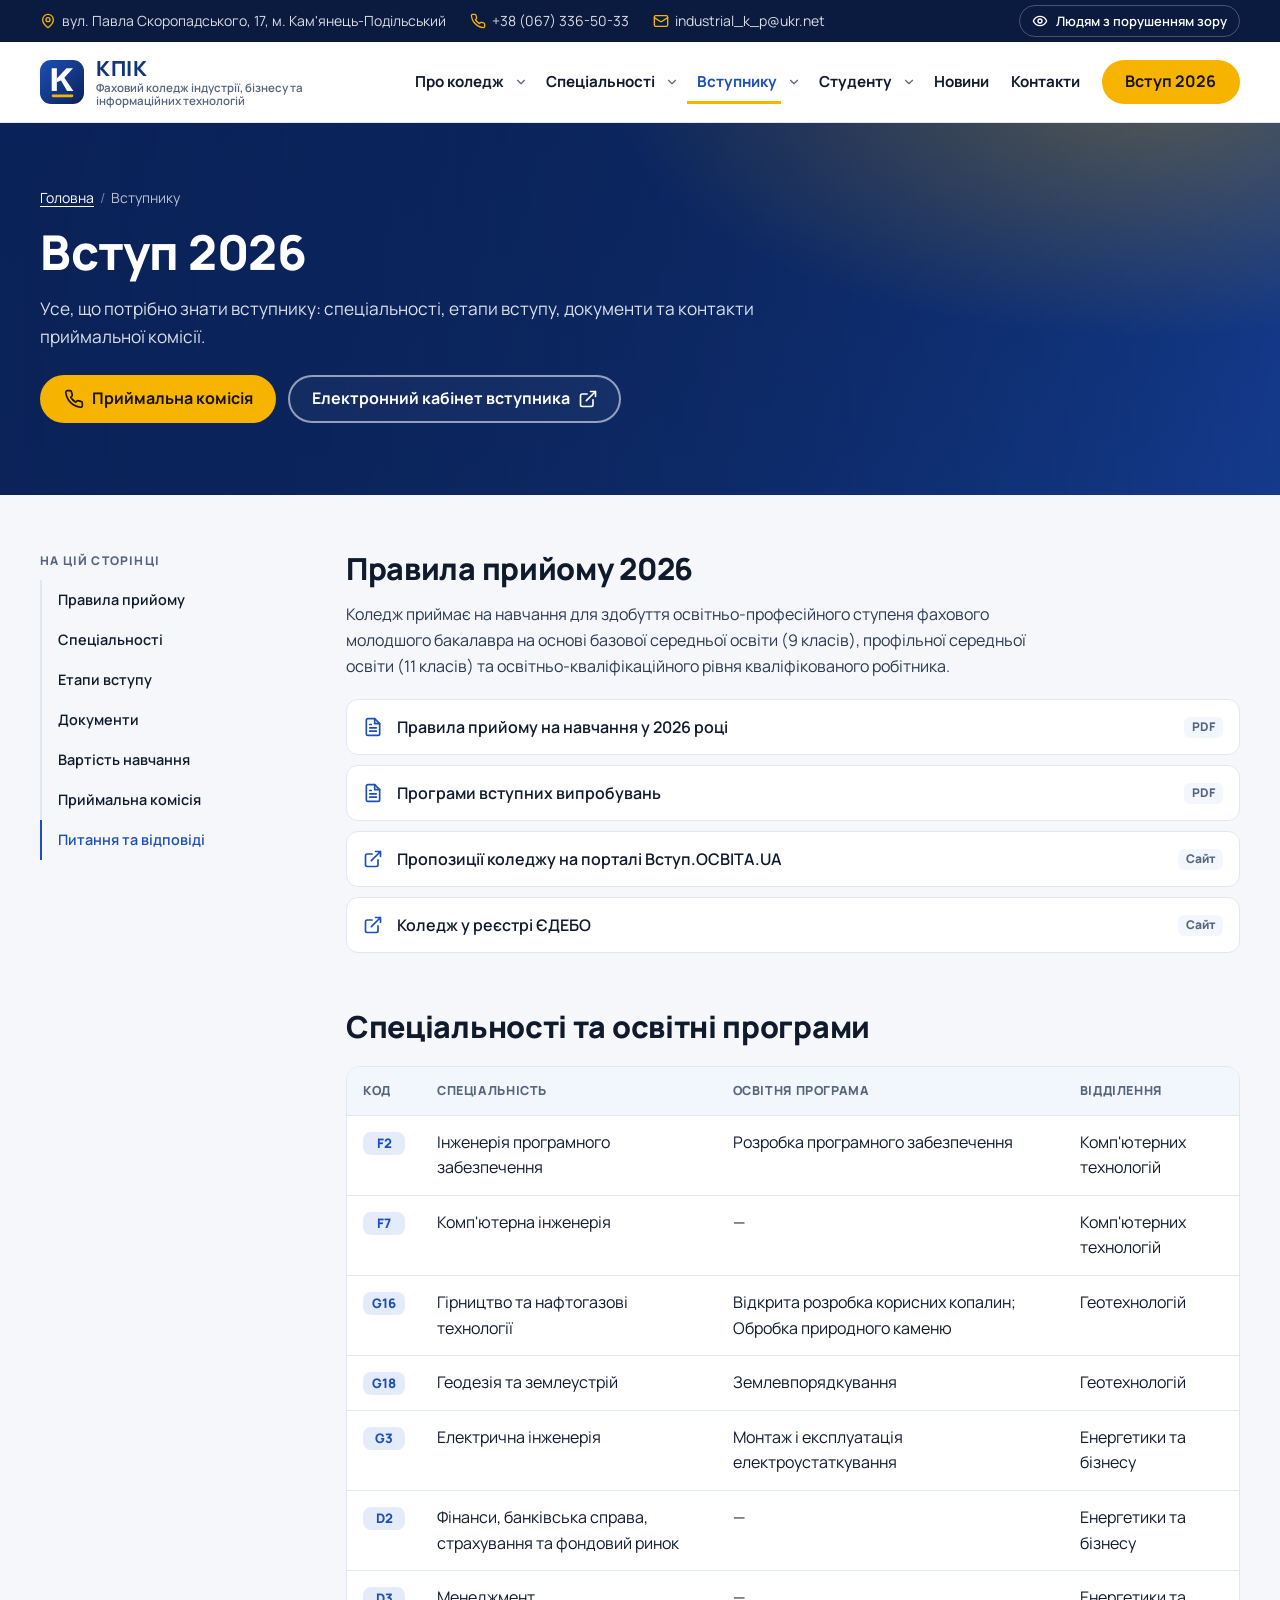
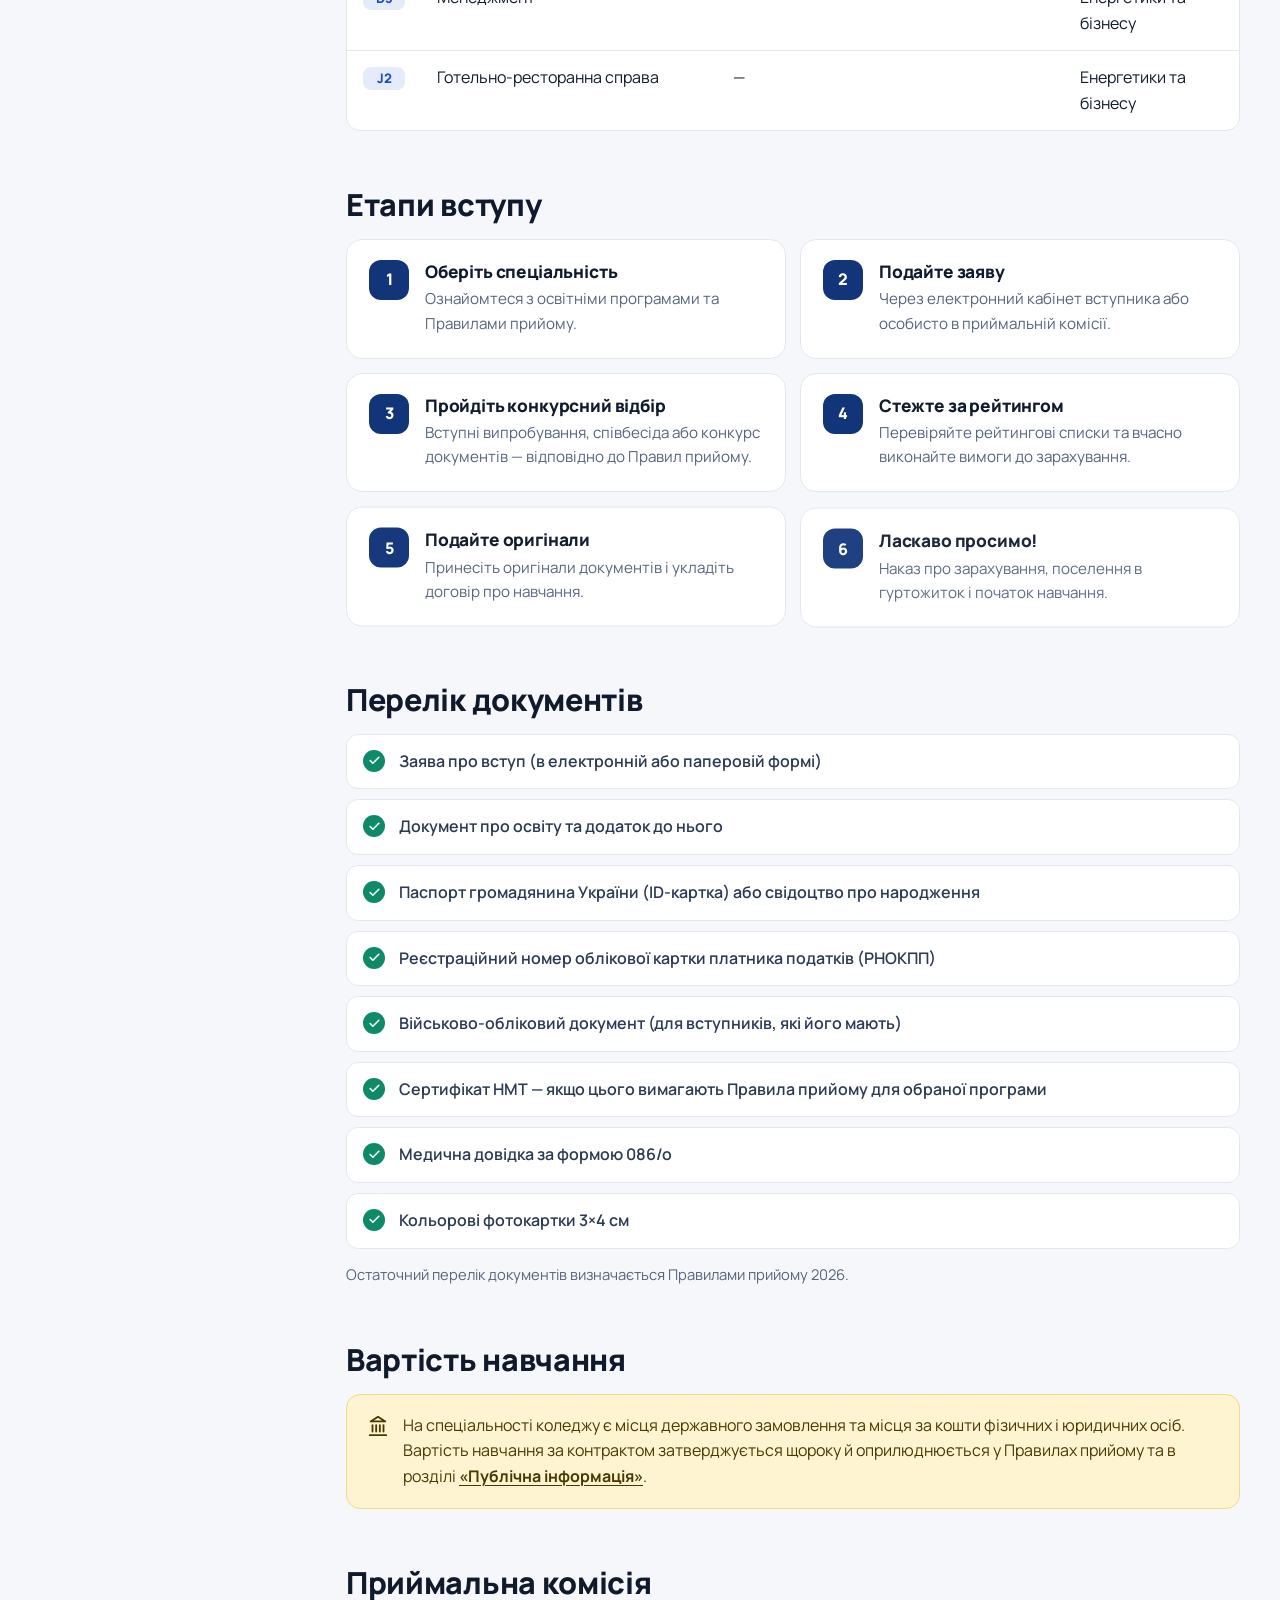
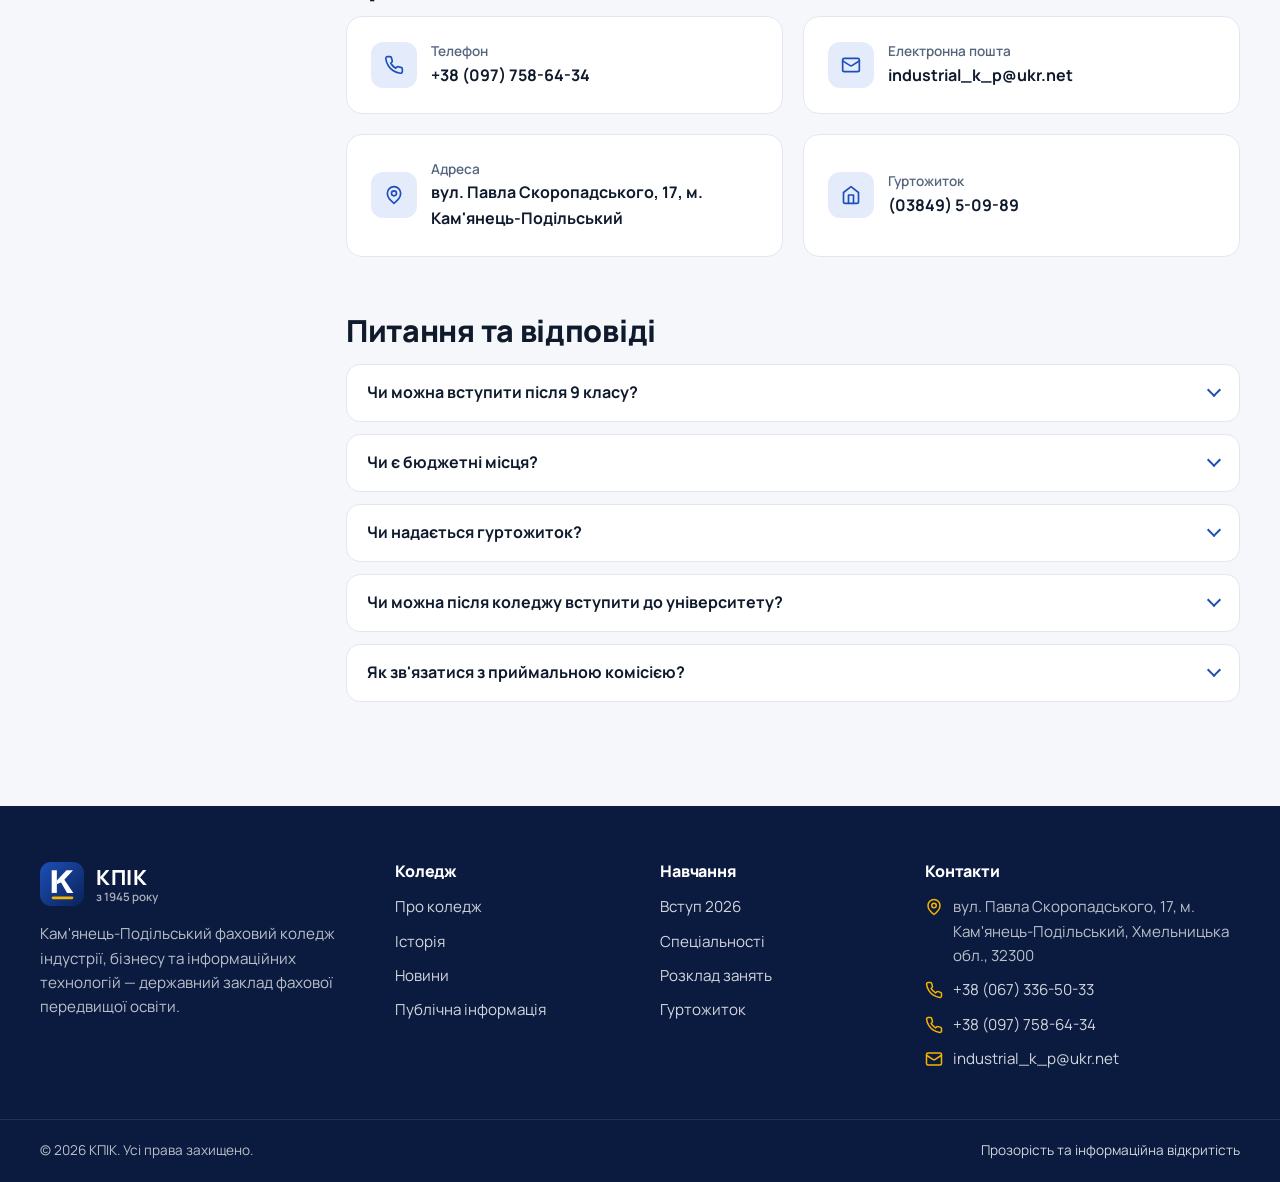
<file: admission.html>
<!doctype html>
<html lang="uk">
<head>
  <meta charset="utf-8">
  <meta name="viewport" content="width=device-width, initial-scale=1">
  <title>Вступ 2026 — КПІК</title>
  <meta name="description" content="Вступ до Кам'янець-Подільського фахового коледжу індустрії, бізнесу та інформаційних технологій: правила прийому, спеціальності, етапи вступу, документи та контакти приймальної комісії.">
  <meta name="theme-color" content="#12357a">
  <meta property="og:type" content="website">
  <meta property="og:locale" content="uk_UA">
  <meta property="og:site_name" content="КПІК">
  <meta property="og:title" content="Вступ 2026 — КПІК">
  <meta property="og:description" content="Вступ до Кам'янець-Подільського фахового коледжу індустрії, бізнесу та інформаційних технологій: правила прийому, спеціальності, етапи вступу, документи та контакти приймальної комісії.">
  <link rel="icon" href="assets/img/logo.svg" type="image/svg+xml">
  <link rel="preconnect" href="https://fonts.googleapis.com">
  <link rel="preconnect" href="https://fonts.gstatic.com" crossorigin>
  <link rel="stylesheet" href="https://fonts.googleapis.com/css2?family=Manrope:wght@400;500;600;700;800&amp;display=swap">
  <link rel="stylesheet" href="assets/css/style.css">
  <script>
    (function () {
      var d = document.documentElement;
      try { if (localStorage.getItem("kpik-a11y") === "1") d.classList.add("a11y"); } catch (e) {}
      if (d.classList.contains("a11y") || window.matchMedia("(prefers-reduced-motion: reduce)").matches) return;
      d.classList.add("anim");
      setTimeout(function () { if (!window.__kpikAnim) d.classList.remove("anim"); }, 3000);
    })();
  </script>
  <script src="assets/vendor/anime.umd.min.js" defer></script>
  <script src="assets/js/main.js" defer></script>
</head>
<body>
  <a class="skip-link" href="#main">Перейти до основного вмісту</a>

  <div class="topbar">
    <div class="container topbar__inner">
      <ul class="topbar__contacts">
        <li class="topbar__address"><svg class="icon" viewBox="0 0 24 24" aria-hidden="true" focusable="false"><path d="M20 10c0 6-8 12-8 12s-8-6-8-12a8 8 0 0 1 16 0Z"/><circle cx="12" cy="10" r="3"/></svg><span>вул. Павла Скоропадського, 17, м. Кам'янець-Подільський</span></li>
        <li><svg class="icon" viewBox="0 0 24 24" aria-hidden="true" focusable="false"><path d="M22 16.92v3a2 2 0 0 1-2.18 2 19.79 19.79 0 0 1-8.63-3.07 19.5 19.5 0 0 1-6-6 19.79 19.79 0 0 1-3.07-8.67A2 2 0 0 1 4.11 2h3a2 2 0 0 1 2 1.72c.13.96.36 1.9.7 2.81a2 2 0 0 1-.45 2.11L8.09 9.91a16 16 0 0 0 6 6l1.27-1.27a2 2 0 0 1 2.11-.45c.91.34 1.85.57 2.81.7A2 2 0 0 1 22 16.92z"/></svg><a href="tel:+380673365033">+38 (067) 336-50-33</a></li>
        <li><svg class="icon" viewBox="0 0 24 24" aria-hidden="true" focusable="false"><rect x="2" y="4" width="20" height="16" rx="2"/><path d="m22 7-8.97 5.7a1.94 1.94 0 0 1-2.06 0L2 7"/></svg><a href="mailto:industrial_k_p@ukr.net">industrial_k_p@ukr.net</a></li>
      </ul>
      <button class="a11y-toggle" type="button" aria-pressed="false" data-a11y-toggle><svg class="icon" viewBox="0 0 24 24" aria-hidden="true" focusable="false"><path d="M2 12s3-7 10-7 10 7 10 7-3 7-10 7-10-7-10-7Z"/><circle cx="12" cy="12" r="3"/></svg><span>Людям з порушенням зору</span></button>
    </div>
  </div>

  <header class="header" data-header>
    <div class="container header__inner">
      <a class="brand" href="index.html" aria-label="КПІК — на головну сторінку">
        <img src="assets/img/logo.svg" alt="" width="44" height="44">
        <span class="brand__text">
          <strong>КПІК</strong>
          <span>Фаховий коледж індустрії, бізнесу та інформаційних технологій</span>
        </span>
      </a>

      <nav class="nav" id="site-nav" aria-label="Головне меню" data-nav>
        <div class="nav__head">
          <span class="nav__title">Меню</span>
          <button class="icon-btn" type="button" data-nav-close><svg class="icon" viewBox="0 0 24 24" aria-hidden="true" focusable="false"><path d="M18 6 6 18M6 6l12 12"/></svg><span class="visually-hidden">Закрити меню</span></button>
        </div>
        <ul class="nav__list">
          <li class="nav__item nav__item--home"><a class="nav__link" href="index.html">Головна</a></li>
          <li class="nav__item has-sub">
            <div class="nav__row">
              <a class="nav__link" href="about.html">Про коледж</a>
              <button class="nav__sub-toggle" type="button" aria-expanded="false" aria-controls="sub-about" data-sub-toggle><svg class="icon" viewBox="0 0 24 24" aria-hidden="true" focusable="false"><path d="m6 9 6 6 6-6"/></svg><span class="visually-hidden">Підменю «Про коледж»</span></button>
            </div>
            <ul class="nav__sub" id="sub-about">
              <li><a href="about.html#history">Історія</a></li>
              <li><a href="about.html#administration">Адміністрація</a></li>
              <li><a href="about.html#departments">Відділення</a></li>
              <li><a href="about.html#base">Матеріальна база</a></li>
              <li><a href="about.html#international">Міжнародна співпраця</a></li>
              <li><a href="transparency.html">Публічна інформація</a></li>
            </ul>
          </li>
          <li class="nav__item has-sub">
            <div class="nav__row">
              <a class="nav__link" href="specialties.html">Спеціальності</a>
              <button class="nav__sub-toggle" type="button" aria-expanded="false" aria-controls="sub-specialties" data-sub-toggle><svg class="icon" viewBox="0 0 24 24" aria-hidden="true" focusable="false"><path d="m6 9 6 6 6-6"/></svg><span class="visually-hidden">Підменю «Спеціальності»</span></button>
            </div>
            <ul class="nav__sub" id="sub-specialties">
              <li><a href="specialties.html#computer">Відділення комп'ютерних технологій</a></li>
              <li><a href="specialties.html#geo">Відділення геотехнологій</a></li>
              <li><a href="specialties.html#energy">Відділення енергетики та бізнесу</a></li>
            </ul>
          </li>
          <li class="nav__item has-sub">
            <div class="nav__row">
              <a class="nav__link" href="admission.html" aria-current="page">Вступнику</a>
              <button class="nav__sub-toggle" type="button" aria-expanded="false" aria-controls="sub-admission" data-sub-toggle><svg class="icon" viewBox="0 0 24 24" aria-hidden="true" focusable="false"><path d="m6 9 6 6 6-6"/></svg><span class="visually-hidden">Підменю «Вступнику»</span></button>
            </div>
            <ul class="nav__sub" id="sub-admission">
              <li><a href="admission.html#rules">Правила прийому 2026</a></li>
              <li><a href="admission.html#programs">Спеціальності та програми</a></li>
              <li><a href="admission.html#steps">Етапи вступу</a></li>
              <li><a href="admission.html#documents">Перелік документів</a></li>
              <li><a href="admission.html#committee">Приймальна комісія</a></li>
              <li><a href="admission.html#faq">Питання та відповіді</a></li>
            </ul>
          </li>
          <li class="nav__item has-sub">
            <div class="nav__row">
              <a class="nav__link" href="students.html">Студенту</a>
              <button class="nav__sub-toggle" type="button" aria-expanded="false" aria-controls="sub-students" data-sub-toggle><svg class="icon" viewBox="0 0 24 24" aria-hidden="true" focusable="false"><path d="m6 9 6 6 6-6"/></svg><span class="visually-hidden">Підменю «Студенту»</span></button>
            </div>
            <ul class="nav__sub" id="sub-students">
              <li><a href="students.html#schedule">Розклад занять</a></li>
              <li><a href="students.html#distance">Дистанційне навчання</a></li>
              <li><a href="students.html#library">Бібліотека</a></li>
              <li><a href="students.html#dorm">Гуртожиток</a></li>
              <li><a href="students.html#self-government">Студентське самоврядування</a></li>
              <li><a href="students.html#psychology">Психологічна служба</a></li>
              <li><a href="students.html#safety">Безпека</a></li>
            </ul>
          </li>
          <li class="nav__item"><a class="nav__link" href="news.html">Новини</a></li>
          <li class="nav__item"><a class="nav__link" href="contacts.html">Контакти</a></li>
        </ul>
        <div class="nav__extra">
          <a class="btn btn--accent btn--block" href="admission.html"><svg class="icon" viewBox="0 0 24 24" aria-hidden="true" focusable="false"><path d="M22 10 12 5 2 10l10 5 10-5z"/><path d="M6 12v5c3 3 9 3 12 0v-5"/></svg> Вступ 2026</a>
          <a class="nav__contact" href="tel:+380977586434"><svg class="icon" viewBox="0 0 24 24" aria-hidden="true" focusable="false"><path d="M22 16.92v3a2 2 0 0 1-2.18 2 19.79 19.79 0 0 1-8.63-3.07 19.5 19.5 0 0 1-6-6 19.79 19.79 0 0 1-3.07-8.67A2 2 0 0 1 4.11 2h3a2 2 0 0 1 2 1.72c.13.96.36 1.9.7 2.81a2 2 0 0 1-.45 2.11L8.09 9.91a16 16 0 0 0 6 6l1.27-1.27a2 2 0 0 1 2.11-.45c.91.34 1.85.57 2.81.7A2 2 0 0 1 22 16.92z"/></svg><span><small>Приймальна комісія</small>+38 (097) 758-64-34</span></a>
          <a class="nav__contact" href="tel:+380673365033"><svg class="icon" viewBox="0 0 24 24" aria-hidden="true" focusable="false"><path d="M22 16.92v3a2 2 0 0 1-2.18 2 19.79 19.79 0 0 1-8.63-3.07 19.5 19.5 0 0 1-6-6 19.79 19.79 0 0 1-3.07-8.67A2 2 0 0 1 4.11 2h3a2 2 0 0 1 2 1.72c.13.96.36 1.9.7 2.81a2 2 0 0 1-.45 2.11L8.09 9.91a16 16 0 0 0 6 6l1.27-1.27a2 2 0 0 1 2.11-.45c.91.34 1.85.57 2.81.7A2 2 0 0 1 22 16.92z"/></svg><span><small>Приймальна директора</small>+38 (067) 336-50-33</span></a>
          <a class="nav__contact" href="mailto:industrial_k_p@ukr.net"><svg class="icon" viewBox="0 0 24 24" aria-hidden="true" focusable="false"><rect x="2" y="4" width="20" height="16" rx="2"/><path d="m22 7-8.97 5.7a1.94 1.94 0 0 1-2.06 0L2 7"/></svg><span><small>Електронна пошта</small>industrial_k_p@ukr.net</span></a>
          <button class="btn btn--outline btn--block" type="button" aria-pressed="false" data-a11y-toggle><svg class="icon" viewBox="0 0 24 24" aria-hidden="true" focusable="false"><path d="M2 12s3-7 10-7 10 7 10 7-3 7-10 7-10-7-10-7Z"/><circle cx="12" cy="12" r="3"/></svg> Людям з порушенням зору</button>
        </div>
      </nav>

      <a class="btn btn--accent header__cta" href="admission.html">Вступ 2026</a>
      <button class="icon-btn burger" type="button" aria-expanded="false" aria-controls="site-nav" data-burger><svg class="icon" viewBox="0 0 24 24" aria-hidden="true" focusable="false"><path d="M4 6h16M4 12h16M4 18h16"/></svg><span class="visually-hidden">Відкрити меню</span></button>
    </div>
  </header>
  <div class="nav-overlay" data-nav-overlay hidden></div>

  <main id="main">
    <section class="page-hero page-hero--accent">
      <div class="container">
        <nav class="breadcrumbs" aria-label="Навігаційний ланцюжок">
          <ol>
            <li><a href="index.html">Головна</a></li>
            <li aria-current="page">Вступнику</li>
          </ol>
        </nav>
        <h1>Вступ 2026</h1>
        <p>Усе, що потрібно знати вступнику: спеціальності, етапи вступу, документи та контакти приймальної комісії.</p>
        <div class="page-hero__actions">
          <a class="btn btn--accent" href="tel:+380977586434"><svg class="icon" viewBox="0 0 24 24" aria-hidden="true" focusable="false"><path d="M22 16.92v3a2 2 0 0 1-2.18 2 19.79 19.79 0 0 1-8.63-3.07 19.5 19.5 0 0 1-6-6 19.79 19.79 0 0 1-3.07-8.67A2 2 0 0 1 4.11 2h3a2 2 0 0 1 2 1.72c.13.96.36 1.9.7 2.81a2 2 0 0 1-.45 2.11L8.09 9.91a16 16 0 0 0 6 6l1.27-1.27a2 2 0 0 1 2.11-.45c.91.34 1.85.57 2.81.7A2 2 0 0 1 22 16.92z"/></svg> Приймальна комісія</a>
          <a class="btn btn--ghost-light" href="https://cabinet.edbo.gov.ua/" target="_blank" rel="noopener">Електронний кабінет вступника <svg class="icon" viewBox="0 0 24 24" aria-hidden="true" focusable="false"><path d="M15 3h6v6M10 14 21 3M18 13v6a2 2 0 0 1-2 2H5a2 2 0 0 1-2-2V8a2 2 0 0 1 2-2h6"/></svg></a>
        </div>
      </div>
    </section>

    <div class="container page-layout">
      <aside class="toc" aria-label="На цій сторінці">
        <div class="toc__inner">
          <p class="toc__title">На цій сторінці</p>
          <ul>
            <li><a href="#rules">Правила прийому</a></li>
            <li><a href="#programs">Спеціальності</a></li>
            <li><a href="#steps">Етапи вступу</a></li>
            <li><a href="#documents">Документи</a></li>
            <li><a href="#price">Вартість навчання</a></li>
            <li><a href="#committee">Приймальна комісія</a></li>
            <li><a href="#faq">Питання та відповіді</a></li>
          </ul>
        </div>
      </aside>

      <div class="content">
        <section id="rules" aria-labelledby="rules-title">
          <h2 id="rules-title">Правила прийому 2026</h2>
          <p class="prose">Коледж приймає на навчання для здобуття освітньо-професійного ступеня фахового молодшого бакалавра на основі базової середньої освіти (9 класів), профільної середньої освіти (11 класів) та освітньо-кваліфікаційного рівня кваліфікованого робітника.</p>
          <!-- Замініть href на посилання на актуальні PDF-документи. -->
          <ul class="doc-list">
            <li><a class="doc" href="#"><svg class="icon" viewBox="0 0 24 24" aria-hidden="true" focusable="false"><path d="M14 2H6a2 2 0 0 0-2 2v16a2 2 0 0 0 2 2h12a2 2 0 0 0 2-2V8z"/><path d="M14 2v6h6M16 13H8M16 17H8M10 9H8"/></svg><span>Правила прийому на навчання у 2026 році</span><span class="doc__meta">PDF</span></a></li>
            <li><a class="doc" href="#"><svg class="icon" viewBox="0 0 24 24" aria-hidden="true" focusable="false"><path d="M14 2H6a2 2 0 0 0-2 2v16a2 2 0 0 0 2 2h12a2 2 0 0 0 2-2V8z"/><path d="M14 2v6h6M16 13H8M16 17H8M10 9H8"/></svg><span>Програми вступних випробувань</span><span class="doc__meta">PDF</span></a></li>
            <li><a class="doc" href="https://vstup.osvita.ua/r23/443/" target="_blank" rel="noopener"><svg class="icon" viewBox="0 0 24 24" aria-hidden="true" focusable="false"><path d="M15 3h6v6M10 14 21 3M18 13v6a2 2 0 0 1-2 2H5a2 2 0 0 1-2-2V8a2 2 0 0 1 2-2h6"/></svg><span>Пропозиції коледжу на порталі Вступ.ОСВІТА.UA</span><span class="doc__meta">Сайт</span></a></li>
            <li><a class="doc" href="https://registry.edbo.gov.ua/university/443" target="_blank" rel="noopener"><svg class="icon" viewBox="0 0 24 24" aria-hidden="true" focusable="false"><path d="M15 3h6v6M10 14 21 3M18 13v6a2 2 0 0 1-2 2H5a2 2 0 0 1-2-2V8a2 2 0 0 1 2-2h6"/></svg><span>Коледж у реєстрі ЄДЕБО</span><span class="doc__meta">Сайт</span></a></li>
          </ul>
        </section>

        <section id="programs" aria-labelledby="programs-title">
          <h2 id="programs-title">Спеціальності та освітні програми</h2>
          <div class="table-wrap">
            <table class="table-stack">
              <caption class="visually-hidden">Спеціальності коледжу за відділеннями</caption>
              <thead>
                <tr><th scope="col">Код</th><th scope="col">Спеціальність</th><th scope="col">Освітня програма</th><th scope="col">Відділення</th></tr>
              </thead>
              <tbody>
                <tr><td data-label="Код"><span class="code">F2</span></td><td data-label="Спеціальність">Інженерія програмного забезпечення</td><td data-label="Програма">Розробка програмного забезпечення</td><td data-label="Відділення">Комп'ютерних технологій</td></tr>
                <tr><td data-label="Код"><span class="code">F7</span></td><td data-label="Спеціальність">Комп'ютерна інженерія</td><td data-label="Програма">—</td><td data-label="Відділення">Комп'ютерних технологій</td></tr>
                <tr><td data-label="Код"><span class="code">G16</span></td><td data-label="Спеціальність">Гірництво та нафтогазові технології</td><td data-label="Програма">Відкрита розробка корисних копалин; Обробка природного каменю</td><td data-label="Відділення">Геотехнологій</td></tr>
                <tr><td data-label="Код"><span class="code">G18</span></td><td data-label="Спеціальність">Геодезія та землеустрій</td><td data-label="Програма">Землевпорядкування</td><td data-label="Відділення">Геотехнологій</td></tr>
                <tr><td data-label="Код"><span class="code">G3</span></td><td data-label="Спеціальність">Електрична інженерія</td><td data-label="Програма">Монтаж і експлуатація електроустаткування</td><td data-label="Відділення">Енергетики та бізнесу</td></tr>
                <tr><td data-label="Код"><span class="code">D2</span></td><td data-label="Спеціальність">Фінанси, банківська справа, страхування та фондовий ринок</td><td data-label="Програма">—</td><td data-label="Відділення">Енергетики та бізнесу</td></tr>
                <tr><td data-label="Код"><span class="code">D3</span></td><td data-label="Спеціальність">Менеджмент</td><td data-label="Програма">—</td><td data-label="Відділення">Енергетики та бізнесу</td></tr>
                <tr><td data-label="Код"><span class="code">J2</span></td><td data-label="Спеціальність">Готельно-ресторанна справа</td><td data-label="Програма">—</td><td data-label="Відділення">Енергетики та бізнесу</td></tr>
              </tbody>
            </table>
          </div>
        </section>

        <section id="steps" aria-labelledby="steps-title">
          <h2 id="steps-title">Етапи вступу</h2>
          <ol class="steps">
            <li class="card step" data-reveal><h3>Оберіть спеціальність</h3><p>Ознайомтеся з освітніми програмами та Правилами прийому.</p></li>
            <li class="card step" data-reveal><h3>Подайте заяву</h3><p>Через електронний кабінет вступника або особисто в приймальній комісії.</p></li>
            <li class="card step" data-reveal><h3>Пройдіть конкурсний відбір</h3><p>Вступні випробування, співбесіда або конкурс документів — відповідно до Правил прийому.</p></li>
            <li class="card step" data-reveal><h3>Стежте за рейтингом</h3><p>Перевіряйте рейтингові списки та вчасно виконайте вимоги до зарахування.</p></li>
            <li class="card step" data-reveal><h3>Подайте оригінали</h3><p>Принесіть оригінали документів і укладіть договір про навчання.</p></li>
            <li class="card step" data-reveal><h3>Ласкаво просимо!</h3><p>Наказ про зарахування, поселення в гуртожиток і початок навчання.</p></li>
          </ol>
        </section>

        <section id="documents" aria-labelledby="documents-title">
          <h2 id="documents-title">Перелік документів</h2>
          <ul class="checklist">
            <li>Заява про вступ (в електронній або паперовій формі)</li>
            <li>Документ про освіту та додаток до нього</li>
            <li>Паспорт громадянина України (ID-картка) або свідоцтво про народження</li>
            <li>Реєстраційний номер облікової картки платника податків (РНОКПП)</li>
            <li>Військово-обліковий документ (для вступників, які його мають)</li>
            <li>Сертифікат НМТ — якщо цього вимагають Правила прийому для обраної програми</li>
            <li>Медична довідка за формою 086/о</li>
            <li>Кольорові фотокартки 3×4 см</li>
          </ul>
          <p class="note">Остаточний перелік документів визначається Правилами прийому 2026.</p>
        </section>

        <section id="price" aria-labelledby="price-title">
          <h2 id="price-title">Вартість навчання</h2>
          <div class="callout">
            <svg class="icon" viewBox="0 0 24 24" aria-hidden="true" focusable="false"><path d="M3 22h18M6 18v-7M10 18v-7M14 18v-7M18 18v-7M12 2l8 5H4z"/></svg>
            <p>На спеціальності коледжу є місця державного замовлення та місця за кошти фізичних і юридичних осіб. Вартість навчання за контрактом затверджується щороку й оприлюднюється у Правилах прийому та в розділі <a href="transparency.html">«Публічна інформація»</a>.</p>
          </div>
        </section>

        <section id="committee" aria-labelledby="committee-title">
          <h2 id="committee-title">Приймальна комісія</h2>
          <div class="grid grid--2">
            <a class="card contact-card" href="tel:+380977586434">
              <span class="contact-item__icon"><svg class="icon" viewBox="0 0 24 24" aria-hidden="true" focusable="false"><path d="M22 16.92v3a2 2 0 0 1-2.18 2 19.79 19.79 0 0 1-8.63-3.07 19.5 19.5 0 0 1-6-6 19.79 19.79 0 0 1-3.07-8.67A2 2 0 0 1 4.11 2h3a2 2 0 0 1 2 1.72c.13.96.36 1.9.7 2.81a2 2 0 0 1-.45 2.11L8.09 9.91a16 16 0 0 0 6 6l1.27-1.27a2 2 0 0 1 2.11-.45c.91.34 1.85.57 2.81.7A2 2 0 0 1 22 16.92z"/></svg></span>
              <span><span class="contact-item__label">Телефон</span><strong>+38 (097) 758-64-34</strong></span>
            </a>
            <a class="card contact-card" href="mailto:industrial_k_p@ukr.net">
              <span class="contact-item__icon"><svg class="icon" viewBox="0 0 24 24" aria-hidden="true" focusable="false"><rect x="2" y="4" width="20" height="16" rx="2"/><path d="m22 7-8.97 5.7a1.94 1.94 0 0 1-2.06 0L2 7"/></svg></span>
              <span><span class="contact-item__label">Електронна пошта</span><strong>industrial_k_p@ukr.net</strong></span>
            </a>
            <div class="card contact-card">
              <span class="contact-item__icon"><svg class="icon" viewBox="0 0 24 24" aria-hidden="true" focusable="false"><path d="M20 10c0 6-8 12-8 12s-8-6-8-12a8 8 0 0 1 16 0Z"/><circle cx="12" cy="10" r="3"/></svg></span>
              <span><span class="contact-item__label">Адреса</span><strong>вул. Павла Скоропадського, 17, м. Кам'янець-Подільський</strong></span>
            </div>
            <a class="card contact-card" href="tel:+380384950989">
              <span class="contact-item__icon"><svg class="icon" viewBox="0 0 24 24" aria-hidden="true" focusable="false"><path d="m3 9 9-7 9 7v11a2 2 0 0 1-2 2H5a2 2 0 0 1-2-2z"/><path d="M9 22V12h6v10"/></svg></span>
              <span><span class="contact-item__label">Гуртожиток</span><strong>(03849) 5-09-89</strong></span>
            </a>
          </div>
        </section>

        <section id="faq" aria-labelledby="faq-title">
          <h2 id="faq-title">Питання та відповіді</h2>
          <div class="faq">
            <details>
              <summary>Чи можна вступити після 9 класу?</summary>
              <div><p>Так. Вступники на основі базової середньої освіти разом зі спеціальністю здобувають профільну середню освіту за освітньою програмою коледжу.</p></div>
            </details>
            <details>
              <summary>Чи є бюджетні місця?</summary>
              <div><p>Так, коледж приймає на навчання за державним замовленням і за кошти фізичних та юридичних осіб. Кількість місць для кожної програми вказано в Правилах прийому та на порталі Вступ.ОСВІТА.UA.</p></div>
            </details>
            <details>
              <summary>Чи надається гуртожиток?</summary>
              <div><p>Так, іногородні студенти можуть поселитися в гуртожиток коледжу за наявності місць. Телефони гуртожитку: <a href="tel:+380384950989">(03849) 5-09-89</a>, <a href="tel:+380384974489">(03849) 7-44-89</a>.</p></div>
            </details>
            <details>
              <summary>Чи можна після коледжу вступити до університету?</summary>
              <div><p>Так. Випускники з дипломом фахового молодшого бакалавра можуть продовжити навчання за програмами бакалавра, зокрема з перезарахуванням частини кредитів.</p></div>
            </details>
            <details>
              <summary>Як зв'язатися з приймальною комісією?</summary>
              <div><p>Телефонуйте за номером <a href="tel:+380977586434">+38 (097) 758-64-34</a>, пишіть на <a href="mailto:industrial_k_p@ukr.net">industrial_k_p@ukr.net</a> або приходьте за адресою: вул. Павла Скоропадського, 17.</p></div>
            </details>
          </div>
        </section>
      </div>
    </div>
  </main>

  <footer class="footer">
    <div class="container footer__grid">
      <div class="footer__brand">
        <a class="brand brand--light" href="index.html" aria-label="КПІК — на головну сторінку">
          <img src="assets/img/logo.svg" alt="" width="44" height="44">
          <span class="brand__text"><strong>КПІК</strong><span>з 1945 року</span></span>
        </a>
        <p>Кам'янець-Подільський фаховий коледж індустрії, бізнесу та інформаційних технологій — державний заклад фахової передвищої освіти.</p>
      </div>
      <div>
        <h2 class="footer__title">Коледж</h2>
        <ul>
          <li><a href="about.html">Про коледж</a></li>
          <li><a href="about.html#history">Історія</a></li>
          <li><a href="news.html">Новини</a></li>
          <li><a href="transparency.html">Публічна інформація</a></li>
        </ul>
      </div>
      <div>
        <h2 class="footer__title">Навчання</h2>
        <ul>
          <li><a href="admission.html">Вступ 2026</a></li>
          <li><a href="specialties.html">Спеціальності</a></li>
          <li><a href="students.html#schedule">Розклад занять</a></li>
          <li><a href="students.html#dorm">Гуртожиток</a></li>
        </ul>
      </div>
      <div>
        <h2 class="footer__title">Контакти</h2>
        <ul class="footer__contacts">
          <li><svg class="icon" viewBox="0 0 24 24" aria-hidden="true" focusable="false"><path d="M20 10c0 6-8 12-8 12s-8-6-8-12a8 8 0 0 1 16 0Z"/><circle cx="12" cy="10" r="3"/></svg><span>вул. Павла Скоропадського, 17, м. Кам'янець-Подільський, Хмельницька обл., 32300</span></li>
          <li><svg class="icon" viewBox="0 0 24 24" aria-hidden="true" focusable="false"><path d="M22 16.92v3a2 2 0 0 1-2.18 2 19.79 19.79 0 0 1-8.63-3.07 19.5 19.5 0 0 1-6-6 19.79 19.79 0 0 1-3.07-8.67A2 2 0 0 1 4.11 2h3a2 2 0 0 1 2 1.72c.13.96.36 1.9.7 2.81a2 2 0 0 1-.45 2.11L8.09 9.91a16 16 0 0 0 6 6l1.27-1.27a2 2 0 0 1 2.11-.45c.91.34 1.85.57 2.81.7A2 2 0 0 1 22 16.92z"/></svg><a href="tel:+380673365033">+38 (067) 336-50-33</a></li>
          <li><svg class="icon" viewBox="0 0 24 24" aria-hidden="true" focusable="false"><path d="M22 16.92v3a2 2 0 0 1-2.18 2 19.79 19.79 0 0 1-8.63-3.07 19.5 19.5 0 0 1-6-6 19.79 19.79 0 0 1-3.07-8.67A2 2 0 0 1 4.11 2h3a2 2 0 0 1 2 1.72c.13.96.36 1.9.7 2.81a2 2 0 0 1-.45 2.11L8.09 9.91a16 16 0 0 0 6 6l1.27-1.27a2 2 0 0 1 2.11-.45c.91.34 1.85.57 2.81.7A2 2 0 0 1 22 16.92z"/></svg><a href="tel:+380977586434">+38 (097) 758-64-34</a></li>
          <li><svg class="icon" viewBox="0 0 24 24" aria-hidden="true" focusable="false"><rect x="2" y="4" width="20" height="16" rx="2"/><path d="m22 7-8.97 5.7a1.94 1.94 0 0 1-2.06 0L2 7"/></svg><a href="mailto:industrial_k_p@ukr.net">industrial_k_p@ukr.net</a></li>
        </ul>
      </div>
    </div>
    <div class="footer__bottom">
      <div class="container footer__bottom-inner">
        <p>© <span data-year>2026</span> КПІК. Усі права захищено.</p>
        <p><a href="transparency.html">Прозорість та інформаційна відкритість</a></p>
      </div>
    </div>
  </footer>

  <button class="to-top" type="button" data-to-top><svg class="icon" viewBox="0 0 24 24" aria-hidden="true" focusable="false"><path d="M12 19V5M5 12l7-7 7 7"/></svg><span class="visually-hidden">Повернутися нагору</span></button>
</body>
</html>
</file>
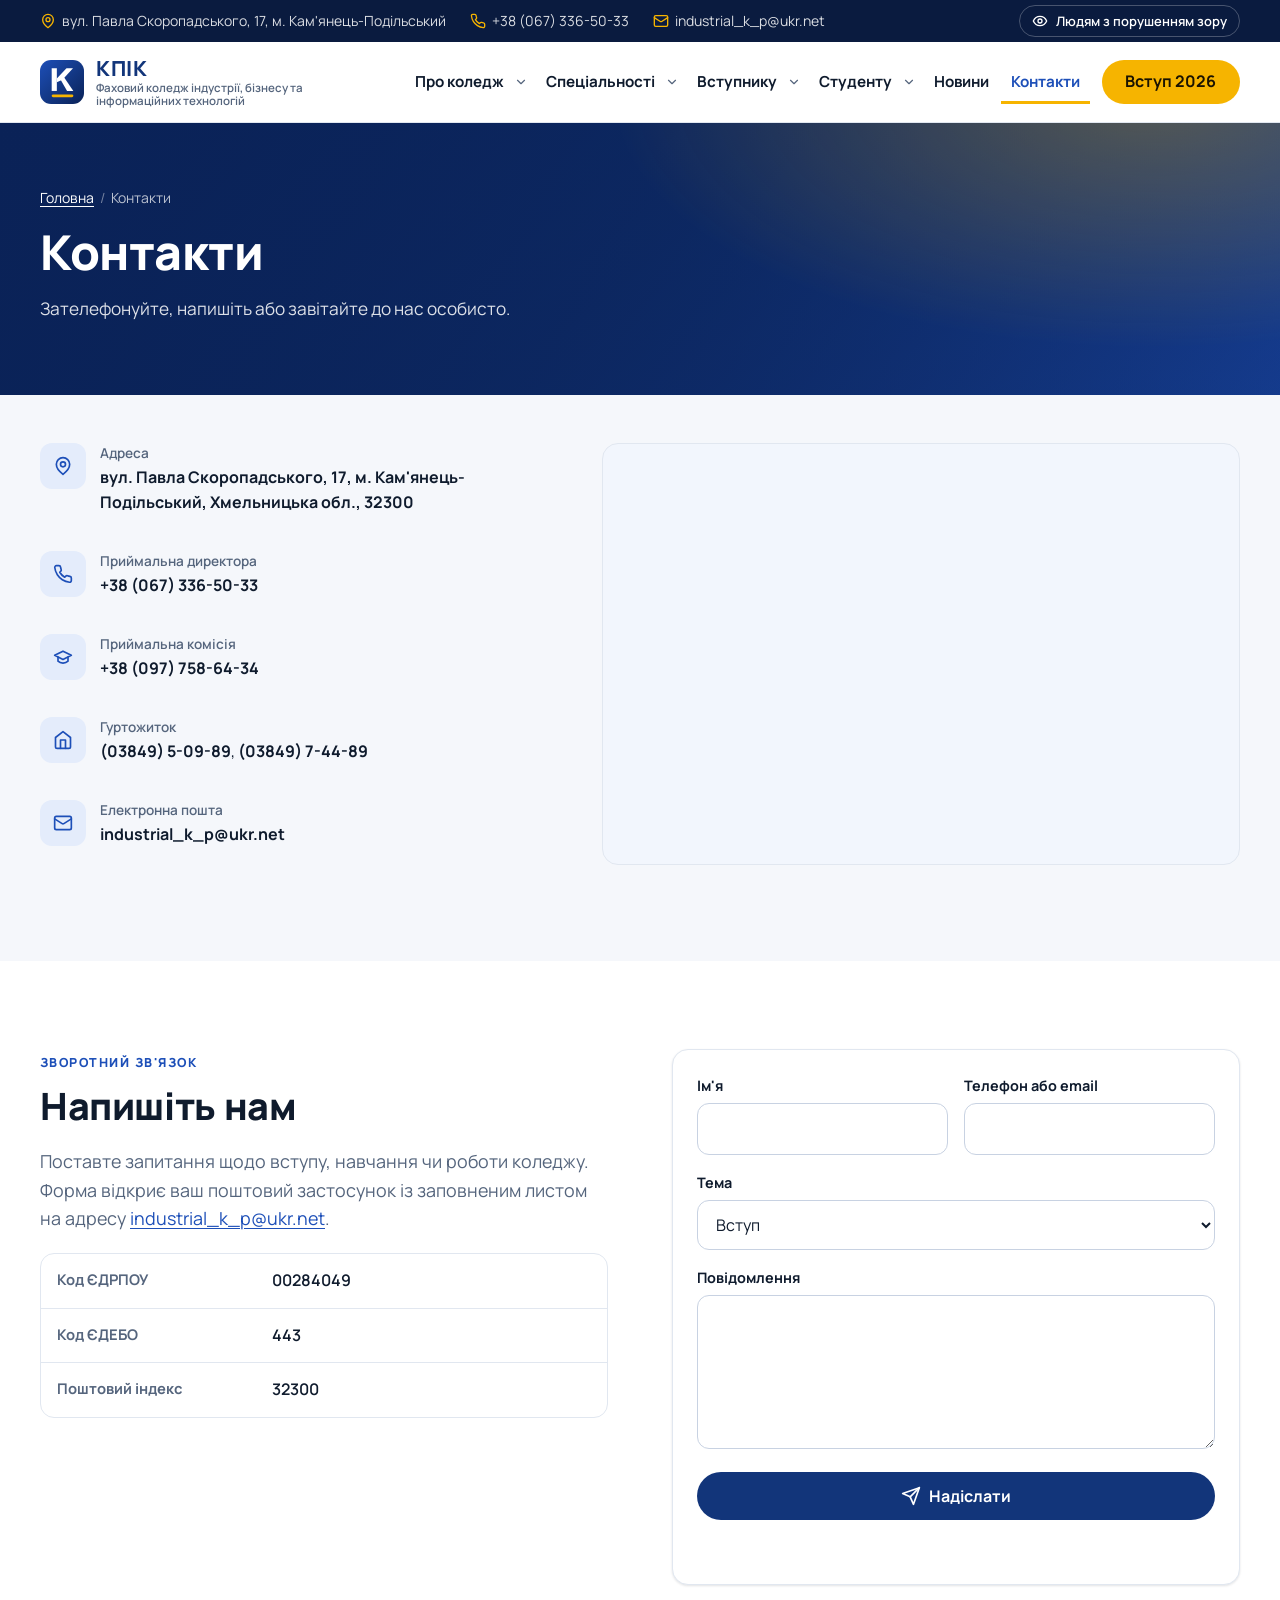
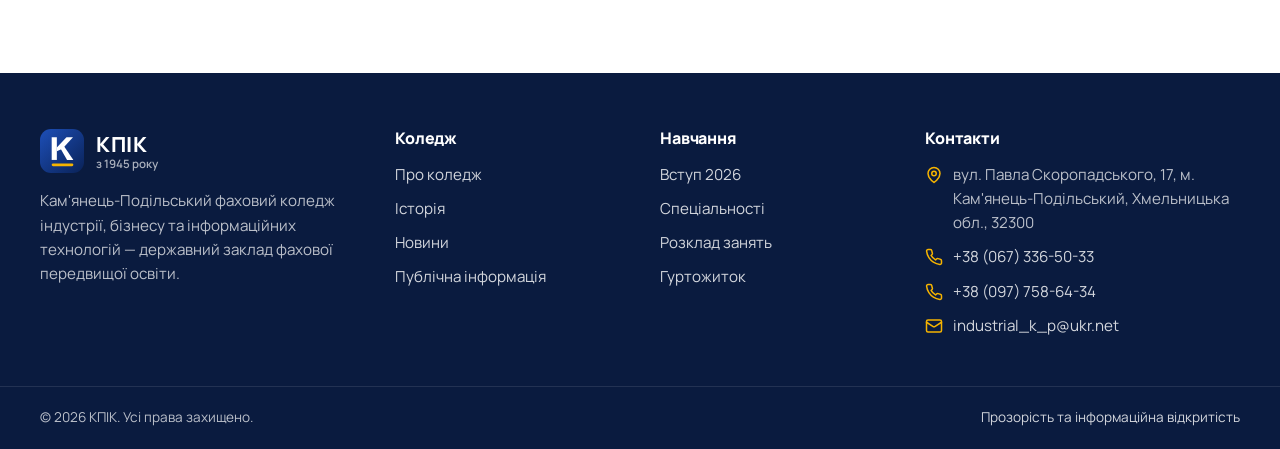
<file: contacts.html>
<!doctype html>
<html lang="uk">
<head>
  <meta charset="utf-8">
  <meta name="viewport" content="width=device-width, initial-scale=1">
  <title>Контакти — КПІК</title>
  <meta name="description" content="Адреса, телефони та електронна пошта Кам'янець-Подільського фахового коледжу індустрії, бізнесу та інформаційних технологій.">
  <meta name="theme-color" content="#12357a">
  <meta property="og:type" content="website">
  <meta property="og:locale" content="uk_UA">
  <meta property="og:site_name" content="КПІК">
  <meta property="og:title" content="Контакти — КПІК">
  <meta property="og:description" content="Адреса, телефони та електронна пошта Кам'янець-Подільського фахового коледжу індустрії, бізнесу та інформаційних технологій.">
  <link rel="icon" href="assets/img/logo.svg" type="image/svg+xml">
  <link rel="preconnect" href="https://fonts.googleapis.com">
  <link rel="preconnect" href="https://fonts.gstatic.com" crossorigin>
  <link rel="stylesheet" href="https://fonts.googleapis.com/css2?family=Manrope:wght@400;500;600;700;800&amp;display=swap">
  <link rel="stylesheet" href="assets/css/style.css">
  <script>
    (function () {
      var d = document.documentElement;
      try { if (localStorage.getItem("kpik-a11y") === "1") d.classList.add("a11y"); } catch (e) {}
      if (d.classList.contains("a11y") || window.matchMedia("(prefers-reduced-motion: reduce)").matches) return;
      d.classList.add("anim");
      setTimeout(function () { if (!window.__kpikAnim) d.classList.remove("anim"); }, 3000);
    })();
  </script>
  <script src="assets/vendor/anime.umd.min.js" defer></script>
  <script src="assets/js/main.js" defer></script>
</head>
<body>
  <a class="skip-link" href="#main">Перейти до основного вмісту</a>

  <div class="topbar">
    <div class="container topbar__inner">
      <ul class="topbar__contacts">
        <li class="topbar__address"><svg class="icon" viewBox="0 0 24 24" aria-hidden="true" focusable="false"><path d="M20 10c0 6-8 12-8 12s-8-6-8-12a8 8 0 0 1 16 0Z"/><circle cx="12" cy="10" r="3"/></svg><span>вул. Павла Скоропадського, 17, м. Кам'янець-Подільський</span></li>
        <li><svg class="icon" viewBox="0 0 24 24" aria-hidden="true" focusable="false"><path d="M22 16.92v3a2 2 0 0 1-2.18 2 19.79 19.79 0 0 1-8.63-3.07 19.5 19.5 0 0 1-6-6 19.79 19.79 0 0 1-3.07-8.67A2 2 0 0 1 4.11 2h3a2 2 0 0 1 2 1.72c.13.96.36 1.9.7 2.81a2 2 0 0 1-.45 2.11L8.09 9.91a16 16 0 0 0 6 6l1.27-1.27a2 2 0 0 1 2.11-.45c.91.34 1.85.57 2.81.7A2 2 0 0 1 22 16.92z"/></svg><a href="tel:+380673365033">+38 (067) 336-50-33</a></li>
        <li><svg class="icon" viewBox="0 0 24 24" aria-hidden="true" focusable="false"><rect x="2" y="4" width="20" height="16" rx="2"/><path d="m22 7-8.97 5.7a1.94 1.94 0 0 1-2.06 0L2 7"/></svg><a href="mailto:industrial_k_p@ukr.net">industrial_k_p@ukr.net</a></li>
      </ul>
      <button class="a11y-toggle" type="button" aria-pressed="false" data-a11y-toggle><svg class="icon" viewBox="0 0 24 24" aria-hidden="true" focusable="false"><path d="M2 12s3-7 10-7 10 7 10 7-3 7-10 7-10-7-10-7Z"/><circle cx="12" cy="12" r="3"/></svg><span>Людям з порушенням зору</span></button>
    </div>
  </div>

  <header class="header" data-header>
    <div class="container header__inner">
      <a class="brand" href="index.html" aria-label="КПІК — на головну сторінку">
        <img src="assets/img/logo.svg" alt="" width="44" height="44">
        <span class="brand__text">
          <strong>КПІК</strong>
          <span>Фаховий коледж індустрії, бізнесу та інформаційних технологій</span>
        </span>
      </a>

      <nav class="nav" id="site-nav" aria-label="Головне меню" data-nav>
        <div class="nav__head">
          <span class="nav__title">Меню</span>
          <button class="icon-btn" type="button" data-nav-close><svg class="icon" viewBox="0 0 24 24" aria-hidden="true" focusable="false"><path d="M18 6 6 18M6 6l12 12"/></svg><span class="visually-hidden">Закрити меню</span></button>
        </div>
        <ul class="nav__list">
          <li class="nav__item nav__item--home"><a class="nav__link" href="index.html">Головна</a></li>
          <li class="nav__item has-sub">
            <div class="nav__row">
              <a class="nav__link" href="about.html">Про коледж</a>
              <button class="nav__sub-toggle" type="button" aria-expanded="false" aria-controls="sub-about" data-sub-toggle><svg class="icon" viewBox="0 0 24 24" aria-hidden="true" focusable="false"><path d="m6 9 6 6 6-6"/></svg><span class="visually-hidden">Підменю «Про коледж»</span></button>
            </div>
            <ul class="nav__sub" id="sub-about">
              <li><a href="about.html#history">Історія</a></li>
              <li><a href="about.html#administration">Адміністрація</a></li>
              <li><a href="about.html#departments">Відділення</a></li>
              <li><a href="about.html#base">Матеріальна база</a></li>
              <li><a href="about.html#international">Міжнародна співпраця</a></li>
              <li><a href="transparency.html">Публічна інформація</a></li>
            </ul>
          </li>
          <li class="nav__item has-sub">
            <div class="nav__row">
              <a class="nav__link" href="specialties.html">Спеціальності</a>
              <button class="nav__sub-toggle" type="button" aria-expanded="false" aria-controls="sub-specialties" data-sub-toggle><svg class="icon" viewBox="0 0 24 24" aria-hidden="true" focusable="false"><path d="m6 9 6 6 6-6"/></svg><span class="visually-hidden">Підменю «Спеціальності»</span></button>
            </div>
            <ul class="nav__sub" id="sub-specialties">
              <li><a href="specialties.html#computer">Відділення комп'ютерних технологій</a></li>
              <li><a href="specialties.html#geo">Відділення геотехнологій</a></li>
              <li><a href="specialties.html#energy">Відділення енергетики та бізнесу</a></li>
            </ul>
          </li>
          <li class="nav__item has-sub">
            <div class="nav__row">
              <a class="nav__link" href="admission.html">Вступнику</a>
              <button class="nav__sub-toggle" type="button" aria-expanded="false" aria-controls="sub-admission" data-sub-toggle><svg class="icon" viewBox="0 0 24 24" aria-hidden="true" focusable="false"><path d="m6 9 6 6 6-6"/></svg><span class="visually-hidden">Підменю «Вступнику»</span></button>
            </div>
            <ul class="nav__sub" id="sub-admission">
              <li><a href="admission.html#rules">Правила прийому 2026</a></li>
              <li><a href="admission.html#programs">Спеціальності та програми</a></li>
              <li><a href="admission.html#steps">Етапи вступу</a></li>
              <li><a href="admission.html#documents">Перелік документів</a></li>
              <li><a href="admission.html#committee">Приймальна комісія</a></li>
              <li><a href="admission.html#faq">Питання та відповіді</a></li>
            </ul>
          </li>
          <li class="nav__item has-sub">
            <div class="nav__row">
              <a class="nav__link" href="students.html">Студенту</a>
              <button class="nav__sub-toggle" type="button" aria-expanded="false" aria-controls="sub-students" data-sub-toggle><svg class="icon" viewBox="0 0 24 24" aria-hidden="true" focusable="false"><path d="m6 9 6 6 6-6"/></svg><span class="visually-hidden">Підменю «Студенту»</span></button>
            </div>
            <ul class="nav__sub" id="sub-students">
              <li><a href="students.html#schedule">Розклад занять</a></li>
              <li><a href="students.html#distance">Дистанційне навчання</a></li>
              <li><a href="students.html#library">Бібліотека</a></li>
              <li><a href="students.html#dorm">Гуртожиток</a></li>
              <li><a href="students.html#self-government">Студентське самоврядування</a></li>
              <li><a href="students.html#psychology">Психологічна служба</a></li>
              <li><a href="students.html#safety">Безпека</a></li>
            </ul>
          </li>
          <li class="nav__item"><a class="nav__link" href="news.html">Новини</a></li>
          <li class="nav__item"><a class="nav__link" href="contacts.html" aria-current="page">Контакти</a></li>
        </ul>
        <div class="nav__extra">
          <a class="btn btn--accent btn--block" href="admission.html"><svg class="icon" viewBox="0 0 24 24" aria-hidden="true" focusable="false"><path d="M22 10 12 5 2 10l10 5 10-5z"/><path d="M6 12v5c3 3 9 3 12 0v-5"/></svg> Вступ 2026</a>
          <a class="nav__contact" href="tel:+380977586434"><svg class="icon" viewBox="0 0 24 24" aria-hidden="true" focusable="false"><path d="M22 16.92v3a2 2 0 0 1-2.18 2 19.79 19.79 0 0 1-8.63-3.07 19.5 19.5 0 0 1-6-6 19.79 19.79 0 0 1-3.07-8.67A2 2 0 0 1 4.11 2h3a2 2 0 0 1 2 1.72c.13.96.36 1.9.7 2.81a2 2 0 0 1-.45 2.11L8.09 9.91a16 16 0 0 0 6 6l1.27-1.27a2 2 0 0 1 2.11-.45c.91.34 1.85.57 2.81.7A2 2 0 0 1 22 16.92z"/></svg><span><small>Приймальна комісія</small>+38 (097) 758-64-34</span></a>
          <a class="nav__contact" href="tel:+380673365033"><svg class="icon" viewBox="0 0 24 24" aria-hidden="true" focusable="false"><path d="M22 16.92v3a2 2 0 0 1-2.18 2 19.79 19.79 0 0 1-8.63-3.07 19.5 19.5 0 0 1-6-6 19.79 19.79 0 0 1-3.07-8.67A2 2 0 0 1 4.11 2h3a2 2 0 0 1 2 1.72c.13.96.36 1.9.7 2.81a2 2 0 0 1-.45 2.11L8.09 9.91a16 16 0 0 0 6 6l1.27-1.27a2 2 0 0 1 2.11-.45c.91.34 1.85.57 2.81.7A2 2 0 0 1 22 16.92z"/></svg><span><small>Приймальна директора</small>+38 (067) 336-50-33</span></a>
          <a class="nav__contact" href="mailto:industrial_k_p@ukr.net"><svg class="icon" viewBox="0 0 24 24" aria-hidden="true" focusable="false"><rect x="2" y="4" width="20" height="16" rx="2"/><path d="m22 7-8.97 5.7a1.94 1.94 0 0 1-2.06 0L2 7"/></svg><span><small>Електронна пошта</small>industrial_k_p@ukr.net</span></a>
          <button class="btn btn--outline btn--block" type="button" aria-pressed="false" data-a11y-toggle><svg class="icon" viewBox="0 0 24 24" aria-hidden="true" focusable="false"><path d="M2 12s3-7 10-7 10 7 10 7-3 7-10 7-10-7-10-7Z"/><circle cx="12" cy="12" r="3"/></svg> Людям з порушенням зору</button>
        </div>
      </nav>

      <a class="btn btn--accent header__cta" href="admission.html">Вступ 2026</a>
      <button class="icon-btn burger" type="button" aria-expanded="false" aria-controls="site-nav" data-burger><svg class="icon" viewBox="0 0 24 24" aria-hidden="true" focusable="false"><path d="M4 6h16M4 12h16M4 18h16"/></svg><span class="visually-hidden">Відкрити меню</span></button>
    </div>
  </header>
  <div class="nav-overlay" data-nav-overlay hidden></div>

  <main id="main">
    <section class="page-hero">
      <div class="container">
        <nav class="breadcrumbs" aria-label="Навігаційний ланцюжок">
          <ol>
            <li><a href="index.html">Головна</a></li>
            <li aria-current="page">Контакти</li>
          </ol>
        </nav>
        <h1>Контакти</h1>
        <p>Зателефонуйте, напишіть або завітайте до нас особисто.</p>
      </div>
    </section>

    <section class="section section--tight" aria-label="Контактна інформація">
      <div class="container">
        <div class="contacts">
          <ul class="contact-list">
            <li class="contact-item">
              <span class="contact-item__icon"><svg class="icon" viewBox="0 0 24 24" aria-hidden="true" focusable="false"><path d="M20 10c0 6-8 12-8 12s-8-6-8-12a8 8 0 0 1 16 0Z"/><circle cx="12" cy="10" r="3"/></svg></span>
              <div><span class="contact-item__label">Адреса</span><strong>вул. Павла Скоропадського, 17, м. Кам'янець-Подільський, Хмельницька обл., 32300</strong></div>
            </li>
            <li class="contact-item">
              <span class="contact-item__icon"><svg class="icon" viewBox="0 0 24 24" aria-hidden="true" focusable="false"><path d="M22 16.92v3a2 2 0 0 1-2.18 2 19.79 19.79 0 0 1-8.63-3.07 19.5 19.5 0 0 1-6-6 19.79 19.79 0 0 1-3.07-8.67A2 2 0 0 1 4.11 2h3a2 2 0 0 1 2 1.72c.13.96.36 1.9.7 2.81a2 2 0 0 1-.45 2.11L8.09 9.91a16 16 0 0 0 6 6l1.27-1.27a2 2 0 0 1 2.11-.45c.91.34 1.85.57 2.81.7A2 2 0 0 1 22 16.92z"/></svg></span>
              <div><span class="contact-item__label">Приймальна директора</span><a href="tel:+380673365033">+38 (067) 336-50-33</a></div>
            </li>
            <li class="contact-item">
              <span class="contact-item__icon"><svg class="icon" viewBox="0 0 24 24" aria-hidden="true" focusable="false"><path d="M22 10 12 5 2 10l10 5 10-5z"/><path d="M6 12v5c3 3 9 3 12 0v-5"/></svg></span>
              <div><span class="contact-item__label">Приймальна комісія</span><a href="tel:+380977586434">+38 (097) 758-64-34</a></div>
            </li>
            <li class="contact-item">
              <span class="contact-item__icon"><svg class="icon" viewBox="0 0 24 24" aria-hidden="true" focusable="false"><path d="m3 9 9-7 9 7v11a2 2 0 0 1-2 2H5a2 2 0 0 1-2-2z"/><path d="M9 22V12h6v10"/></svg></span>
              <div><span class="contact-item__label">Гуртожиток</span><a href="tel:+380384950989">(03849) 5-09-89</a>, <a href="tel:+380384974489">(03849) 7-44-89</a></div>
            </li>
            <li class="contact-item">
              <span class="contact-item__icon"><svg class="icon" viewBox="0 0 24 24" aria-hidden="true" focusable="false"><rect x="2" y="4" width="20" height="16" rx="2"/><path d="m22 7-8.97 5.7a1.94 1.94 0 0 1-2.06 0L2 7"/></svg></span>
              <div><span class="contact-item__label">Електронна пошта</span><a href="mailto:industrial_k_p@ukr.net">industrial_k_p@ukr.net</a></div>
            </li>
          </ul>
          <div class="map">
            <iframe title="Карта: вул. Павла Скоропадського, 17, Кам'янець-Подільський" src="https://www.google.com/maps?q=%D0%B2%D1%83%D0%BB.+%D0%9F%D0%B0%D0%B2%D0%BB%D0%B0+%D0%A1%D0%BA%D0%BE%D1%80%D0%BE%D0%BF%D0%B0%D0%B4%D1%81%D1%8C%D0%BA%D0%BE%D0%B3%D0%BE,+17,+%D0%9A%D0%B0%D0%BC%27%D1%8F%D0%BD%D0%B5%D1%86%D1%8C-%D0%9F%D0%BE%D0%B4%D1%96%D0%BB%D1%8C%D1%81%D1%8C%D0%BA%D0%B8%D0%B9&amp;output=embed" loading="lazy" referrerpolicy="no-referrer-when-downgrade"></iframe>
          </div>
        </div>

      </div>
    </section>

    <section class="section section--alt" aria-labelledby="form-title">
      <div class="container split split--form">
        <div>
          <span class="eyebrow">Зворотний зв'язок</span>
          <h2 id="form-title">Напишіть нам</h2>
          <p class="lead">Поставте запитання щодо вступу, навчання чи роботи коледжу. Форма відкриє ваш поштовий застосунок із заповненим листом на адресу <a href="mailto:industrial_k_p@ukr.net">industrial_k_p@ukr.net</a>.</p>
          <div class="table-wrap">
            <table class="table-kv">
              <caption class="visually-hidden">Реквізити коледжу</caption>
              <tbody>
                <tr><th scope="row">Код ЄДРПОУ</th><td>00284049</td></tr>
                <tr><th scope="row">Код ЄДЕБО</th><td>443</td></tr>
                <tr><th scope="row">Поштовий індекс</th><td>32300</td></tr>
              </tbody>
            </table>
          </div>
        </div>
        <form class="card form" data-contact-form novalidate>
          <div class="form__row">
            <div class="field">
              <label for="cf-name">Ім'я</label>
              <input id="cf-name" name="name" type="text" autocomplete="name" required>
            </div>
            <div class="field">
              <label for="cf-contact">Телефон або email</label>
              <input id="cf-contact" name="contact" type="text" autocomplete="email" required>
            </div>
          </div>
          <div class="field">
            <label for="cf-topic">Тема</label>
            <select id="cf-topic" name="topic">
              <option>Вступ</option>
              <option>Навчання</option>
              <option>Гуртожиток</option>
              <option>Інше</option>
            </select>
          </div>
          <div class="field">
            <label for="cf-message">Повідомлення</label>
            <textarea id="cf-message" name="message" rows="5" required></textarea>
          </div>
          <button class="btn btn--primary btn--block" type="submit"><svg class="icon" viewBox="0 0 24 24" aria-hidden="true" focusable="false"><path d="m22 2-7 20-4-9-9-4z"/><path d="M22 2 11 13"/></svg> Надіслати</button>
          <p class="form__status" role="status" data-form-status></p>
        </form>
      </div>
    </section>
  </main>

  <footer class="footer">
    <div class="container footer__grid">
      <div class="footer__brand">
        <a class="brand brand--light" href="index.html" aria-label="КПІК — на головну сторінку">
          <img src="assets/img/logo.svg" alt="" width="44" height="44">
          <span class="brand__text"><strong>КПІК</strong><span>з 1945 року</span></span>
        </a>
        <p>Кам'янець-Подільський фаховий коледж індустрії, бізнесу та інформаційних технологій — державний заклад фахової передвищої освіти.</p>
      </div>
      <div>
        <h2 class="footer__title">Коледж</h2>
        <ul>
          <li><a href="about.html">Про коледж</a></li>
          <li><a href="about.html#history">Історія</a></li>
          <li><a href="news.html">Новини</a></li>
          <li><a href="transparency.html">Публічна інформація</a></li>
        </ul>
      </div>
      <div>
        <h2 class="footer__title">Навчання</h2>
        <ul>
          <li><a href="admission.html">Вступ 2026</a></li>
          <li><a href="specialties.html">Спеціальності</a></li>
          <li><a href="students.html#schedule">Розклад занять</a></li>
          <li><a href="students.html#dorm">Гуртожиток</a></li>
        </ul>
      </div>
      <div>
        <h2 class="footer__title">Контакти</h2>
        <ul class="footer__contacts">
          <li><svg class="icon" viewBox="0 0 24 24" aria-hidden="true" focusable="false"><path d="M20 10c0 6-8 12-8 12s-8-6-8-12a8 8 0 0 1 16 0Z"/><circle cx="12" cy="10" r="3"/></svg><span>вул. Павла Скоропадського, 17, м. Кам'янець-Подільський, Хмельницька обл., 32300</span></li>
          <li><svg class="icon" viewBox="0 0 24 24" aria-hidden="true" focusable="false"><path d="M22 16.92v3a2 2 0 0 1-2.18 2 19.79 19.79 0 0 1-8.63-3.07 19.5 19.5 0 0 1-6-6 19.79 19.79 0 0 1-3.07-8.67A2 2 0 0 1 4.11 2h3a2 2 0 0 1 2 1.72c.13.96.36 1.9.7 2.81a2 2 0 0 1-.45 2.11L8.09 9.91a16 16 0 0 0 6 6l1.27-1.27a2 2 0 0 1 2.11-.45c.91.34 1.85.57 2.81.7A2 2 0 0 1 22 16.92z"/></svg><a href="tel:+380673365033">+38 (067) 336-50-33</a></li>
          <li><svg class="icon" viewBox="0 0 24 24" aria-hidden="true" focusable="false"><path d="M22 16.92v3a2 2 0 0 1-2.18 2 19.79 19.79 0 0 1-8.63-3.07 19.5 19.5 0 0 1-6-6 19.79 19.79 0 0 1-3.07-8.67A2 2 0 0 1 4.11 2h3a2 2 0 0 1 2 1.72c.13.96.36 1.9.7 2.81a2 2 0 0 1-.45 2.11L8.09 9.91a16 16 0 0 0 6 6l1.27-1.27a2 2 0 0 1 2.11-.45c.91.34 1.85.57 2.81.7A2 2 0 0 1 22 16.92z"/></svg><a href="tel:+380977586434">+38 (097) 758-64-34</a></li>
          <li><svg class="icon" viewBox="0 0 24 24" aria-hidden="true" focusable="false"><rect x="2" y="4" width="20" height="16" rx="2"/><path d="m22 7-8.97 5.7a1.94 1.94 0 0 1-2.06 0L2 7"/></svg><a href="mailto:industrial_k_p@ukr.net">industrial_k_p@ukr.net</a></li>
        </ul>
      </div>
    </div>
    <div class="footer__bottom">
      <div class="container footer__bottom-inner">
        <p>© <span data-year>2026</span> КПІК. Усі права захищено.</p>
        <p><a href="transparency.html">Прозорість та інформаційна відкритість</a></p>
      </div>
    </div>
  </footer>

  <button class="to-top" type="button" data-to-top><svg class="icon" viewBox="0 0 24 24" aria-hidden="true" focusable="false"><path d="M12 19V5M5 12l7-7 7 7"/></svg><span class="visually-hidden">Повернутися нагору</span></button>
</body>
</html>
</file>
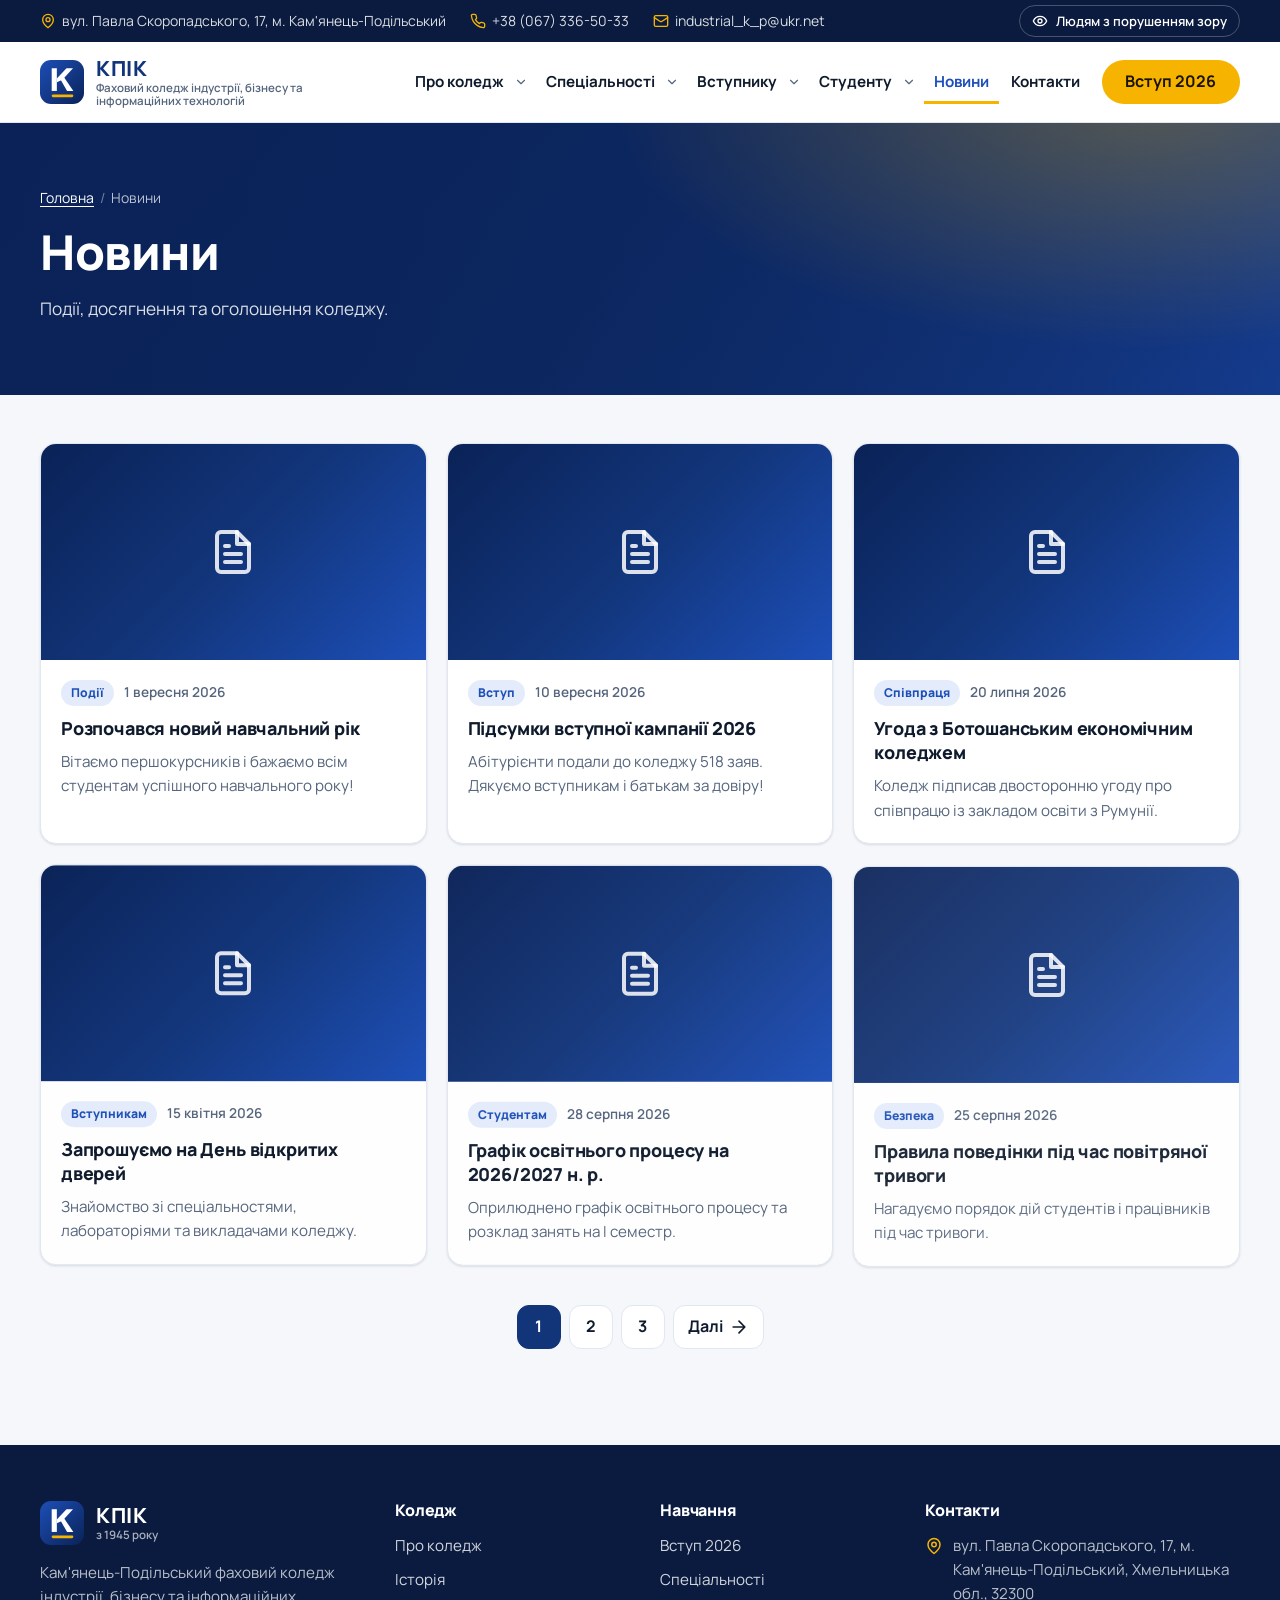
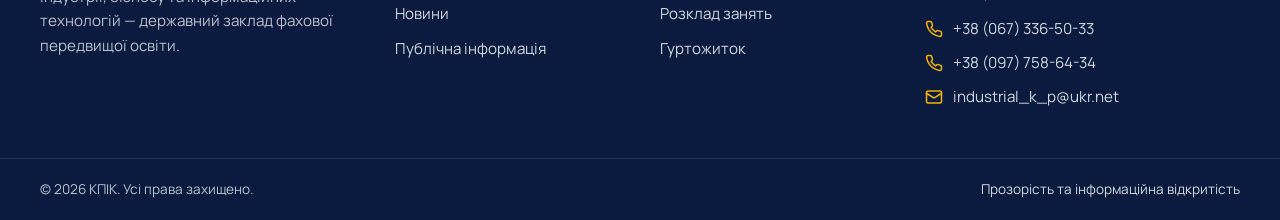
<file: news.html>
<!doctype html>
<html lang="uk">
<head>
  <meta charset="utf-8">
  <meta name="viewport" content="width=device-width, initial-scale=1">
  <title>Новини — КПІК</title>
  <meta name="description" content="Новини та події Кам'янець-Подільського фахового коледжу індустрії, бізнесу та інформаційних технологій.">
  <meta name="theme-color" content="#12357a">
  <meta property="og:type" content="website">
  <meta property="og:locale" content="uk_UA">
  <meta property="og:site_name" content="КПІК">
  <meta property="og:title" content="Новини — КПІК">
  <meta property="og:description" content="Новини та події Кам'янець-Подільського фахового коледжу індустрії, бізнесу та інформаційних технологій.">
  <link rel="icon" href="assets/img/logo.svg" type="image/svg+xml">
  <link rel="preconnect" href="https://fonts.googleapis.com">
  <link rel="preconnect" href="https://fonts.gstatic.com" crossorigin>
  <link rel="stylesheet" href="https://fonts.googleapis.com/css2?family=Manrope:wght@400;500;600;700;800&amp;display=swap">
  <link rel="stylesheet" href="assets/css/style.css">
  <script>
    (function () {
      var d = document.documentElement;
      try { if (localStorage.getItem("kpik-a11y") === "1") d.classList.add("a11y"); } catch (e) {}
      if (d.classList.contains("a11y") || window.matchMedia("(prefers-reduced-motion: reduce)").matches) return;
      d.classList.add("anim");
      setTimeout(function () { if (!window.__kpikAnim) d.classList.remove("anim"); }, 3000);
    })();
  </script>
  <script src="assets/vendor/anime.umd.min.js" defer></script>
  <script src="assets/js/main.js" defer></script>
</head>
<body>
  <a class="skip-link" href="#main">Перейти до основного вмісту</a>

  <div class="topbar">
    <div class="container topbar__inner">
      <ul class="topbar__contacts">
        <li class="topbar__address"><svg class="icon" viewBox="0 0 24 24" aria-hidden="true" focusable="false"><path d="M20 10c0 6-8 12-8 12s-8-6-8-12a8 8 0 0 1 16 0Z"/><circle cx="12" cy="10" r="3"/></svg><span>вул. Павла Скоропадського, 17, м. Кам'янець-Подільський</span></li>
        <li><svg class="icon" viewBox="0 0 24 24" aria-hidden="true" focusable="false"><path d="M22 16.92v3a2 2 0 0 1-2.18 2 19.79 19.79 0 0 1-8.63-3.07 19.5 19.5 0 0 1-6-6 19.79 19.79 0 0 1-3.07-8.67A2 2 0 0 1 4.11 2h3a2 2 0 0 1 2 1.72c.13.96.36 1.9.7 2.81a2 2 0 0 1-.45 2.11L8.09 9.91a16 16 0 0 0 6 6l1.27-1.27a2 2 0 0 1 2.11-.45c.91.34 1.85.57 2.81.7A2 2 0 0 1 22 16.92z"/></svg><a href="tel:+380673365033">+38 (067) 336-50-33</a></li>
        <li><svg class="icon" viewBox="0 0 24 24" aria-hidden="true" focusable="false"><rect x="2" y="4" width="20" height="16" rx="2"/><path d="m22 7-8.97 5.7a1.94 1.94 0 0 1-2.06 0L2 7"/></svg><a href="mailto:industrial_k_p@ukr.net">industrial_k_p@ukr.net</a></li>
      </ul>
      <button class="a11y-toggle" type="button" aria-pressed="false" data-a11y-toggle><svg class="icon" viewBox="0 0 24 24" aria-hidden="true" focusable="false"><path d="M2 12s3-7 10-7 10 7 10 7-3 7-10 7-10-7-10-7Z"/><circle cx="12" cy="12" r="3"/></svg><span>Людям з порушенням зору</span></button>
    </div>
  </div>

  <header class="header" data-header>
    <div class="container header__inner">
      <a class="brand" href="index.html" aria-label="КПІК — на головну сторінку">
        <img src="assets/img/logo.svg" alt="" width="44" height="44">
        <span class="brand__text">
          <strong>КПІК</strong>
          <span>Фаховий коледж індустрії, бізнесу та інформаційних технологій</span>
        </span>
      </a>

      <nav class="nav" id="site-nav" aria-label="Головне меню" data-nav>
        <div class="nav__head">
          <span class="nav__title">Меню</span>
          <button class="icon-btn" type="button" data-nav-close><svg class="icon" viewBox="0 0 24 24" aria-hidden="true" focusable="false"><path d="M18 6 6 18M6 6l12 12"/></svg><span class="visually-hidden">Закрити меню</span></button>
        </div>
        <ul class="nav__list">
          <li class="nav__item nav__item--home"><a class="nav__link" href="index.html">Головна</a></li>
          <li class="nav__item has-sub">
            <div class="nav__row">
              <a class="nav__link" href="about.html">Про коледж</a>
              <button class="nav__sub-toggle" type="button" aria-expanded="false" aria-controls="sub-about" data-sub-toggle><svg class="icon" viewBox="0 0 24 24" aria-hidden="true" focusable="false"><path d="m6 9 6 6 6-6"/></svg><span class="visually-hidden">Підменю «Про коледж»</span></button>
            </div>
            <ul class="nav__sub" id="sub-about">
              <li><a href="about.html#history">Історія</a></li>
              <li><a href="about.html#administration">Адміністрація</a></li>
              <li><a href="about.html#departments">Відділення</a></li>
              <li><a href="about.html#base">Матеріальна база</a></li>
              <li><a href="about.html#international">Міжнародна співпраця</a></li>
              <li><a href="transparency.html">Публічна інформація</a></li>
            </ul>
          </li>
          <li class="nav__item has-sub">
            <div class="nav__row">
              <a class="nav__link" href="specialties.html">Спеціальності</a>
              <button class="nav__sub-toggle" type="button" aria-expanded="false" aria-controls="sub-specialties" data-sub-toggle><svg class="icon" viewBox="0 0 24 24" aria-hidden="true" focusable="false"><path d="m6 9 6 6 6-6"/></svg><span class="visually-hidden">Підменю «Спеціальності»</span></button>
            </div>
            <ul class="nav__sub" id="sub-specialties">
              <li><a href="specialties.html#computer">Відділення комп'ютерних технологій</a></li>
              <li><a href="specialties.html#geo">Відділення геотехнологій</a></li>
              <li><a href="specialties.html#energy">Відділення енергетики та бізнесу</a></li>
            </ul>
          </li>
          <li class="nav__item has-sub">
            <div class="nav__row">
              <a class="nav__link" href="admission.html">Вступнику</a>
              <button class="nav__sub-toggle" type="button" aria-expanded="false" aria-controls="sub-admission" data-sub-toggle><svg class="icon" viewBox="0 0 24 24" aria-hidden="true" focusable="false"><path d="m6 9 6 6 6-6"/></svg><span class="visually-hidden">Підменю «Вступнику»</span></button>
            </div>
            <ul class="nav__sub" id="sub-admission">
              <li><a href="admission.html#rules">Правила прийому 2026</a></li>
              <li><a href="admission.html#programs">Спеціальності та програми</a></li>
              <li><a href="admission.html#steps">Етапи вступу</a></li>
              <li><a href="admission.html#documents">Перелік документів</a></li>
              <li><a href="admission.html#committee">Приймальна комісія</a></li>
              <li><a href="admission.html#faq">Питання та відповіді</a></li>
            </ul>
          </li>
          <li class="nav__item has-sub">
            <div class="nav__row">
              <a class="nav__link" href="students.html">Студенту</a>
              <button class="nav__sub-toggle" type="button" aria-expanded="false" aria-controls="sub-students" data-sub-toggle><svg class="icon" viewBox="0 0 24 24" aria-hidden="true" focusable="false"><path d="m6 9 6 6 6-6"/></svg><span class="visually-hidden">Підменю «Студенту»</span></button>
            </div>
            <ul class="nav__sub" id="sub-students">
              <li><a href="students.html#schedule">Розклад занять</a></li>
              <li><a href="students.html#distance">Дистанційне навчання</a></li>
              <li><a href="students.html#library">Бібліотека</a></li>
              <li><a href="students.html#dorm">Гуртожиток</a></li>
              <li><a href="students.html#self-government">Студентське самоврядування</a></li>
              <li><a href="students.html#psychology">Психологічна служба</a></li>
              <li><a href="students.html#safety">Безпека</a></li>
            </ul>
          </li>
          <li class="nav__item"><a class="nav__link" href="news.html" aria-current="page">Новини</a></li>
          <li class="nav__item"><a class="nav__link" href="contacts.html">Контакти</a></li>
        </ul>
        <div class="nav__extra">
          <a class="btn btn--accent btn--block" href="admission.html"><svg class="icon" viewBox="0 0 24 24" aria-hidden="true" focusable="false"><path d="M22 10 12 5 2 10l10 5 10-5z"/><path d="M6 12v5c3 3 9 3 12 0v-5"/></svg> Вступ 2026</a>
          <a class="nav__contact" href="tel:+380977586434"><svg class="icon" viewBox="0 0 24 24" aria-hidden="true" focusable="false"><path d="M22 16.92v3a2 2 0 0 1-2.18 2 19.79 19.79 0 0 1-8.63-3.07 19.5 19.5 0 0 1-6-6 19.79 19.79 0 0 1-3.07-8.67A2 2 0 0 1 4.11 2h3a2 2 0 0 1 2 1.72c.13.96.36 1.9.7 2.81a2 2 0 0 1-.45 2.11L8.09 9.91a16 16 0 0 0 6 6l1.27-1.27a2 2 0 0 1 2.11-.45c.91.34 1.85.57 2.81.7A2 2 0 0 1 22 16.92z"/></svg><span><small>Приймальна комісія</small>+38 (097) 758-64-34</span></a>
          <a class="nav__contact" href="tel:+380673365033"><svg class="icon" viewBox="0 0 24 24" aria-hidden="true" focusable="false"><path d="M22 16.92v3a2 2 0 0 1-2.18 2 19.79 19.79 0 0 1-8.63-3.07 19.5 19.5 0 0 1-6-6 19.79 19.79 0 0 1-3.07-8.67A2 2 0 0 1 4.11 2h3a2 2 0 0 1 2 1.72c.13.96.36 1.9.7 2.81a2 2 0 0 1-.45 2.11L8.09 9.91a16 16 0 0 0 6 6l1.27-1.27a2 2 0 0 1 2.11-.45c.91.34 1.85.57 2.81.7A2 2 0 0 1 22 16.92z"/></svg><span><small>Приймальна директора</small>+38 (067) 336-50-33</span></a>
          <a class="nav__contact" href="mailto:industrial_k_p@ukr.net"><svg class="icon" viewBox="0 0 24 24" aria-hidden="true" focusable="false"><rect x="2" y="4" width="20" height="16" rx="2"/><path d="m22 7-8.97 5.7a1.94 1.94 0 0 1-2.06 0L2 7"/></svg><span><small>Електронна пошта</small>industrial_k_p@ukr.net</span></a>
          <button class="btn btn--outline btn--block" type="button" aria-pressed="false" data-a11y-toggle><svg class="icon" viewBox="0 0 24 24" aria-hidden="true" focusable="false"><path d="M2 12s3-7 10-7 10 7 10 7-3 7-10 7-10-7-10-7Z"/><circle cx="12" cy="12" r="3"/></svg> Людям з порушенням зору</button>
        </div>
      </nav>

      <a class="btn btn--accent header__cta" href="admission.html">Вступ 2026</a>
      <button class="icon-btn burger" type="button" aria-expanded="false" aria-controls="site-nav" data-burger><svg class="icon" viewBox="0 0 24 24" aria-hidden="true" focusable="false"><path d="M4 6h16M4 12h16M4 18h16"/></svg><span class="visually-hidden">Відкрити меню</span></button>
    </div>
  </header>
  <div class="nav-overlay" data-nav-overlay hidden></div>

  <main id="main">
    <section class="page-hero">
      <div class="container">
        <nav class="breadcrumbs" aria-label="Навігаційний ланцюжок">
          <ol>
            <li><a href="index.html">Головна</a></li>
            <li aria-current="page">Новини</li>
          </ol>
        </nav>
        <h1>Новини</h1>
        <p>Події, досягнення та оголошення коледжу.</p>
      </div>
    </section>

    <div class="container section section--tight">
      <!-- Демонстраційні новини: замініть на актуальні матеріали з чинного сайту. -->
      <div class="grid grid--3">
          <article class="card news-card" data-reveal>
            <div class="news-card__media"><img src="https://images.unsplash.com/photo-1523050854058-8df90110c9f1?auto=format&amp;fit=crop&amp;w=800&amp;q=70" alt="" loading="lazy" decoding="async" data-fallback><svg class="icon" viewBox="0 0 24 24" aria-hidden="true" focusable="false"><path d="M14 2H6a2 2 0 0 0-2 2v16a2 2 0 0 0 2 2h12a2 2 0 0 0 2-2V8z"/><path d="M14 2v6h6M16 13H8M16 17H8M10 9H8"/></svg></div>
            <div class="news-card__body">
              <div class="news-card__meta"><span class="tag">Події</span><time datetime="2026-09-01">1 вересня 2026</time></div>
              <h2 class="news-card__title"><a href="#">Розпочався новий навчальний рік</a></h2>
              <p>Вітаємо першокурсників і бажаємо всім студентам успішного навчального року!</p>
            </div>
          </article>
          <article class="card news-card" data-reveal>
            <div class="news-card__media"><img src="https://images.unsplash.com/photo-1501504905252-473c47e087f8?auto=format&amp;fit=crop&amp;w=800&amp;q=70" alt="" loading="lazy" decoding="async" data-fallback><svg class="icon" viewBox="0 0 24 24" aria-hidden="true" focusable="false"><path d="M14 2H6a2 2 0 0 0-2 2v16a2 2 0 0 0 2 2h12a2 2 0 0 0 2-2V8z"/><path d="M14 2v6h6M16 13H8M16 17H8M10 9H8"/></svg></div>
            <div class="news-card__body">
              <div class="news-card__meta"><span class="tag">Вступ</span><time datetime="2026-09-10">10 вересня 2026</time></div>
              <h2 class="news-card__title"><a href="#">Підсумки вступної кампанії 2026</a></h2>
              <p>Абітурієнти подали до коледжу 518 заяв. Дякуємо вступникам і батькам за довіру!</p>
            </div>
          </article>
          <article class="card news-card" data-reveal>
            <div class="news-card__media"><img src="https://images.unsplash.com/photo-1497366216548-37526070297c?auto=format&amp;fit=crop&amp;w=800&amp;q=70" alt="" loading="lazy" decoding="async" data-fallback><svg class="icon" viewBox="0 0 24 24" aria-hidden="true" focusable="false"><path d="M14 2H6a2 2 0 0 0-2 2v16a2 2 0 0 0 2 2h12a2 2 0 0 0 2-2V8z"/><path d="M14 2v6h6M16 13H8M16 17H8M10 9H8"/></svg></div>
            <div class="news-card__body">
              <div class="news-card__meta"><span class="tag">Співпраця</span><time datetime="2026-07-20">20 липня 2026</time></div>
              <h2 class="news-card__title"><a href="#">Угода з Ботошанським економічним коледжем</a></h2>
              <p>Коледж підписав двосторонню угоду про співпрацю із закладом освіти з Румунії.</p>
            </div>
          </article>
          <article class="card news-card" data-reveal>
            <div class="news-card__media"><img src="https://images.unsplash.com/photo-1541339907198-e08756dedf3f?auto=format&amp;fit=crop&amp;w=800&amp;q=70" alt="" loading="lazy" decoding="async" data-fallback><svg class="icon" viewBox="0 0 24 24" aria-hidden="true" focusable="false"><path d="M14 2H6a2 2 0 0 0-2 2v16a2 2 0 0 0 2 2h12a2 2 0 0 0 2-2V8z"/><path d="M14 2v6h6M16 13H8M16 17H8M10 9H8"/></svg></div>
            <div class="news-card__body">
              <div class="news-card__meta"><span class="tag">Вступникам</span><time datetime="2026-04-15">15 квітня 2026</time></div>
              <h2 class="news-card__title"><a href="#">Запрошуємо на День відкритих дверей</a></h2>
              <p>Знайомство зі спеціальностями, лабораторіями та викладачами коледжу.</p>
            </div>
          </article>
          <article class="card news-card" data-reveal>
            <div class="news-card__media"><img src="https://images.unsplash.com/photo-1427504494785-3a9ca7044f45?auto=format&amp;fit=crop&amp;w=800&amp;q=70" alt="" loading="lazy" decoding="async" data-fallback><svg class="icon" viewBox="0 0 24 24" aria-hidden="true" focusable="false"><path d="M14 2H6a2 2 0 0 0-2 2v16a2 2 0 0 0 2 2h12a2 2 0 0 0 2-2V8z"/><path d="M14 2v6h6M16 13H8M16 17H8M10 9H8"/></svg></div>
            <div class="news-card__body">
              <div class="news-card__meta"><span class="tag">Студентам</span><time datetime="2026-08-28">28 серпня 2026</time></div>
              <h2 class="news-card__title"><a href="#">Графік освітнього процесу на 2026/2027 н. р.</a></h2>
              <p>Оприлюднено графік освітнього процесу та розклад занять на І семестр.</p>
            </div>
          </article>
          <article class="card news-card" data-reveal>
            <div class="news-card__media"><img src="https://images.unsplash.com/photo-1524178232363-1fb2b075b655?auto=format&amp;fit=crop&amp;w=800&amp;q=70" alt="" loading="lazy" decoding="async" data-fallback><svg class="icon" viewBox="0 0 24 24" aria-hidden="true" focusable="false"><path d="M14 2H6a2 2 0 0 0-2 2v16a2 2 0 0 0 2 2h12a2 2 0 0 0 2-2V8z"/><path d="M14 2v6h6M16 13H8M16 17H8M10 9H8"/></svg></div>
            <div class="news-card__body">
              <div class="news-card__meta"><span class="tag">Безпека</span><time datetime="2026-08-25">25 серпня 2026</time></div>
              <h2 class="news-card__title"><a href="#">Правила поведінки під час повітряної тривоги</a></h2>
              <p>Нагадуємо порядок дій студентів і працівників під час тривоги.</p>
            </div>
          </article>
      </div>
      <nav class="pagination" aria-label="Сторінки новин">
        <a class="pagination__link" href="#" aria-current="page">1</a>
        <a class="pagination__link" href="#">2</a>
        <a class="pagination__link" href="#">3</a>
        <a class="pagination__link pagination__link--next" href="#">Далі <svg class="icon" viewBox="0 0 24 24" aria-hidden="true" focusable="false"><path d="M5 12h14M12 5l7 7-7 7"/></svg></a>
      </nav>
    </div>
  </main>

  <footer class="footer">
    <div class="container footer__grid">
      <div class="footer__brand">
        <a class="brand brand--light" href="index.html" aria-label="КПІК — на головну сторінку">
          <img src="assets/img/logo.svg" alt="" width="44" height="44">
          <span class="brand__text"><strong>КПІК</strong><span>з 1945 року</span></span>
        </a>
        <p>Кам'янець-Подільський фаховий коледж індустрії, бізнесу та інформаційних технологій — державний заклад фахової передвищої освіти.</p>
      </div>
      <div>
        <h2 class="footer__title">Коледж</h2>
        <ul>
          <li><a href="about.html">Про коледж</a></li>
          <li><a href="about.html#history">Історія</a></li>
          <li><a href="news.html">Новини</a></li>
          <li><a href="transparency.html">Публічна інформація</a></li>
        </ul>
      </div>
      <div>
        <h2 class="footer__title">Навчання</h2>
        <ul>
          <li><a href="admission.html">Вступ 2026</a></li>
          <li><a href="specialties.html">Спеціальності</a></li>
          <li><a href="students.html#schedule">Розклад занять</a></li>
          <li><a href="students.html#dorm">Гуртожиток</a></li>
        </ul>
      </div>
      <div>
        <h2 class="footer__title">Контакти</h2>
        <ul class="footer__contacts">
          <li><svg class="icon" viewBox="0 0 24 24" aria-hidden="true" focusable="false"><path d="M20 10c0 6-8 12-8 12s-8-6-8-12a8 8 0 0 1 16 0Z"/><circle cx="12" cy="10" r="3"/></svg><span>вул. Павла Скоропадського, 17, м. Кам'янець-Подільський, Хмельницька обл., 32300</span></li>
          <li><svg class="icon" viewBox="0 0 24 24" aria-hidden="true" focusable="false"><path d="M22 16.92v3a2 2 0 0 1-2.18 2 19.79 19.79 0 0 1-8.63-3.07 19.5 19.5 0 0 1-6-6 19.79 19.79 0 0 1-3.07-8.67A2 2 0 0 1 4.11 2h3a2 2 0 0 1 2 1.72c.13.96.36 1.9.7 2.81a2 2 0 0 1-.45 2.11L8.09 9.91a16 16 0 0 0 6 6l1.27-1.27a2 2 0 0 1 2.11-.45c.91.34 1.85.57 2.81.7A2 2 0 0 1 22 16.92z"/></svg><a href="tel:+380673365033">+38 (067) 336-50-33</a></li>
          <li><svg class="icon" viewBox="0 0 24 24" aria-hidden="true" focusable="false"><path d="M22 16.92v3a2 2 0 0 1-2.18 2 19.79 19.79 0 0 1-8.63-3.07 19.5 19.5 0 0 1-6-6 19.79 19.79 0 0 1-3.07-8.67A2 2 0 0 1 4.11 2h3a2 2 0 0 1 2 1.72c.13.96.36 1.9.7 2.81a2 2 0 0 1-.45 2.11L8.09 9.91a16 16 0 0 0 6 6l1.27-1.27a2 2 0 0 1 2.11-.45c.91.34 1.85.57 2.81.7A2 2 0 0 1 22 16.92z"/></svg><a href="tel:+380977586434">+38 (097) 758-64-34</a></li>
          <li><svg class="icon" viewBox="0 0 24 24" aria-hidden="true" focusable="false"><rect x="2" y="4" width="20" height="16" rx="2"/><path d="m22 7-8.97 5.7a1.94 1.94 0 0 1-2.06 0L2 7"/></svg><a href="mailto:industrial_k_p@ukr.net">industrial_k_p@ukr.net</a></li>
        </ul>
      </div>
    </div>
    <div class="footer__bottom">
      <div class="container footer__bottom-inner">
        <p>© <span data-year>2026</span> КПІК. Усі права захищено.</p>
        <p><a href="transparency.html">Прозорість та інформаційна відкритість</a></p>
      </div>
    </div>
  </footer>

  <button class="to-top" type="button" data-to-top><svg class="icon" viewBox="0 0 24 24" aria-hidden="true" focusable="false"><path d="M12 19V5M5 12l7-7 7 7"/></svg><span class="visually-hidden">Повернутися нагору</span></button>
</body>
</html>
</file>
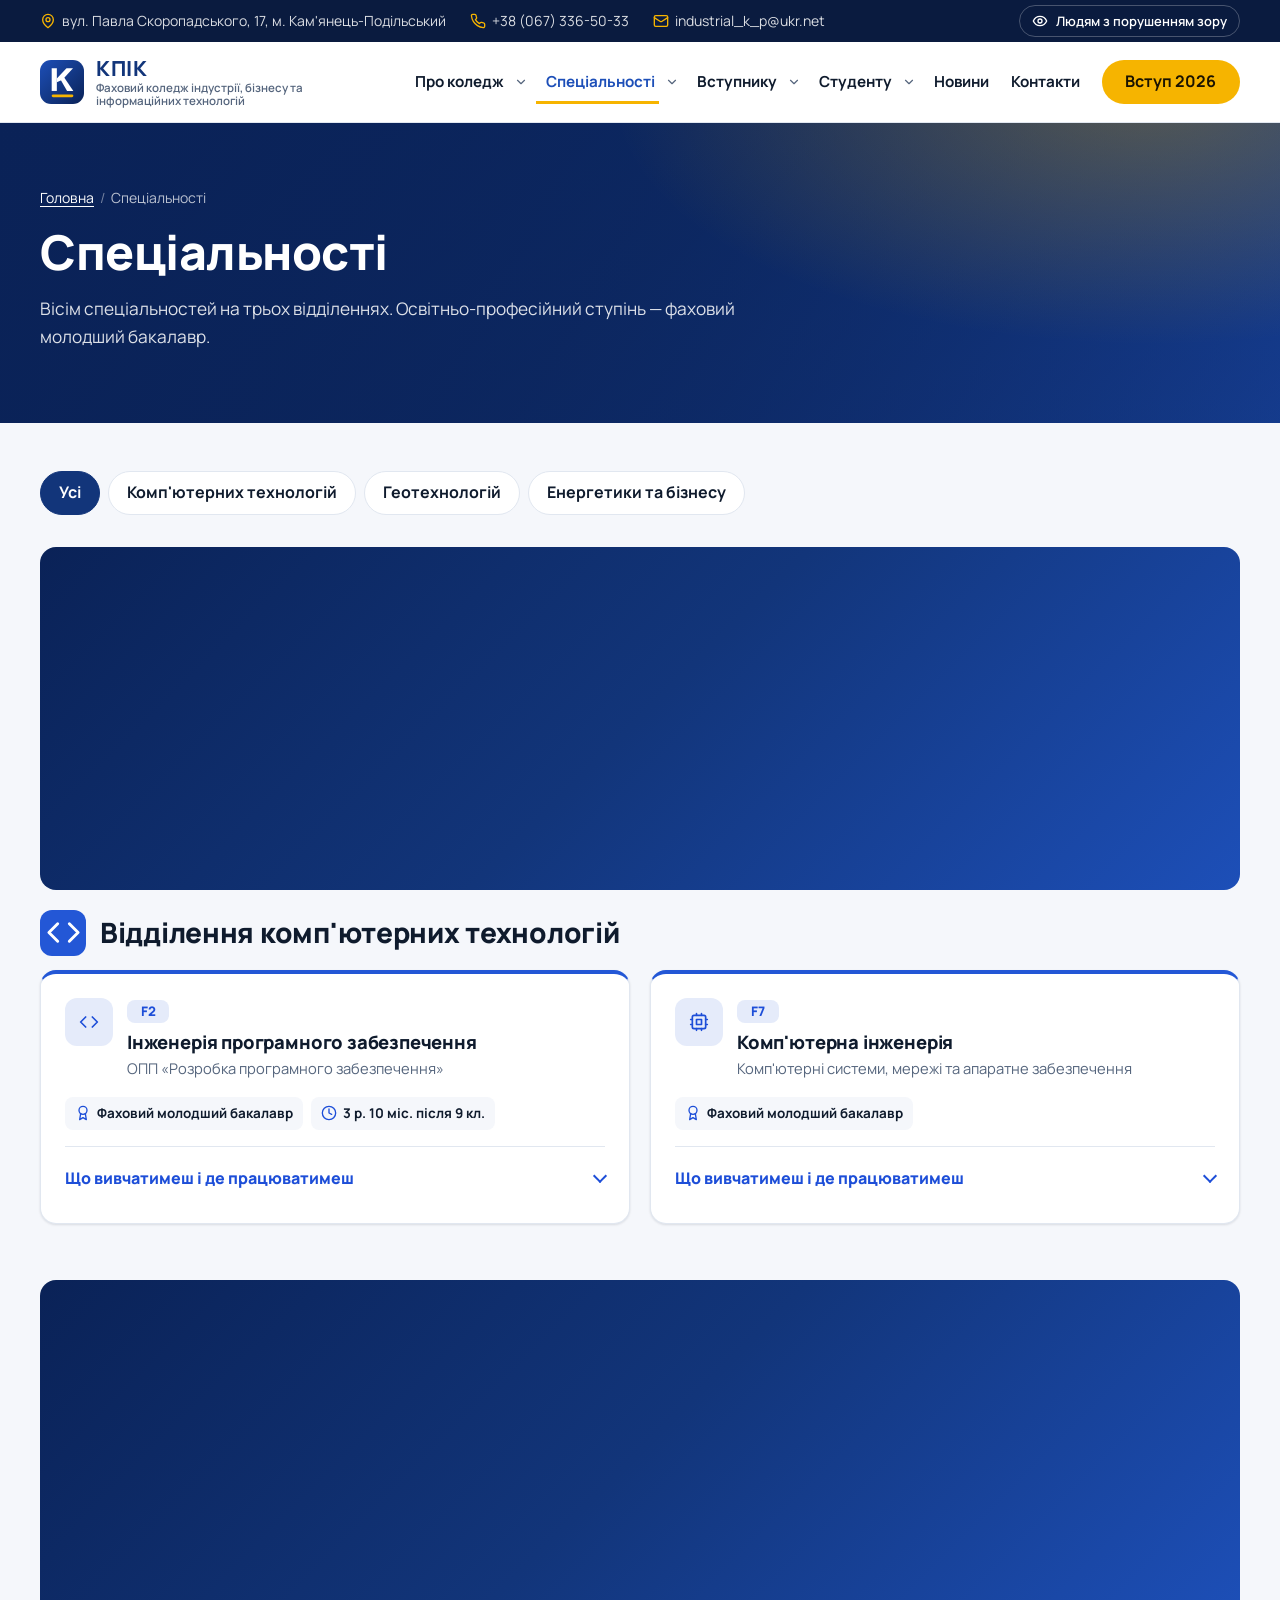
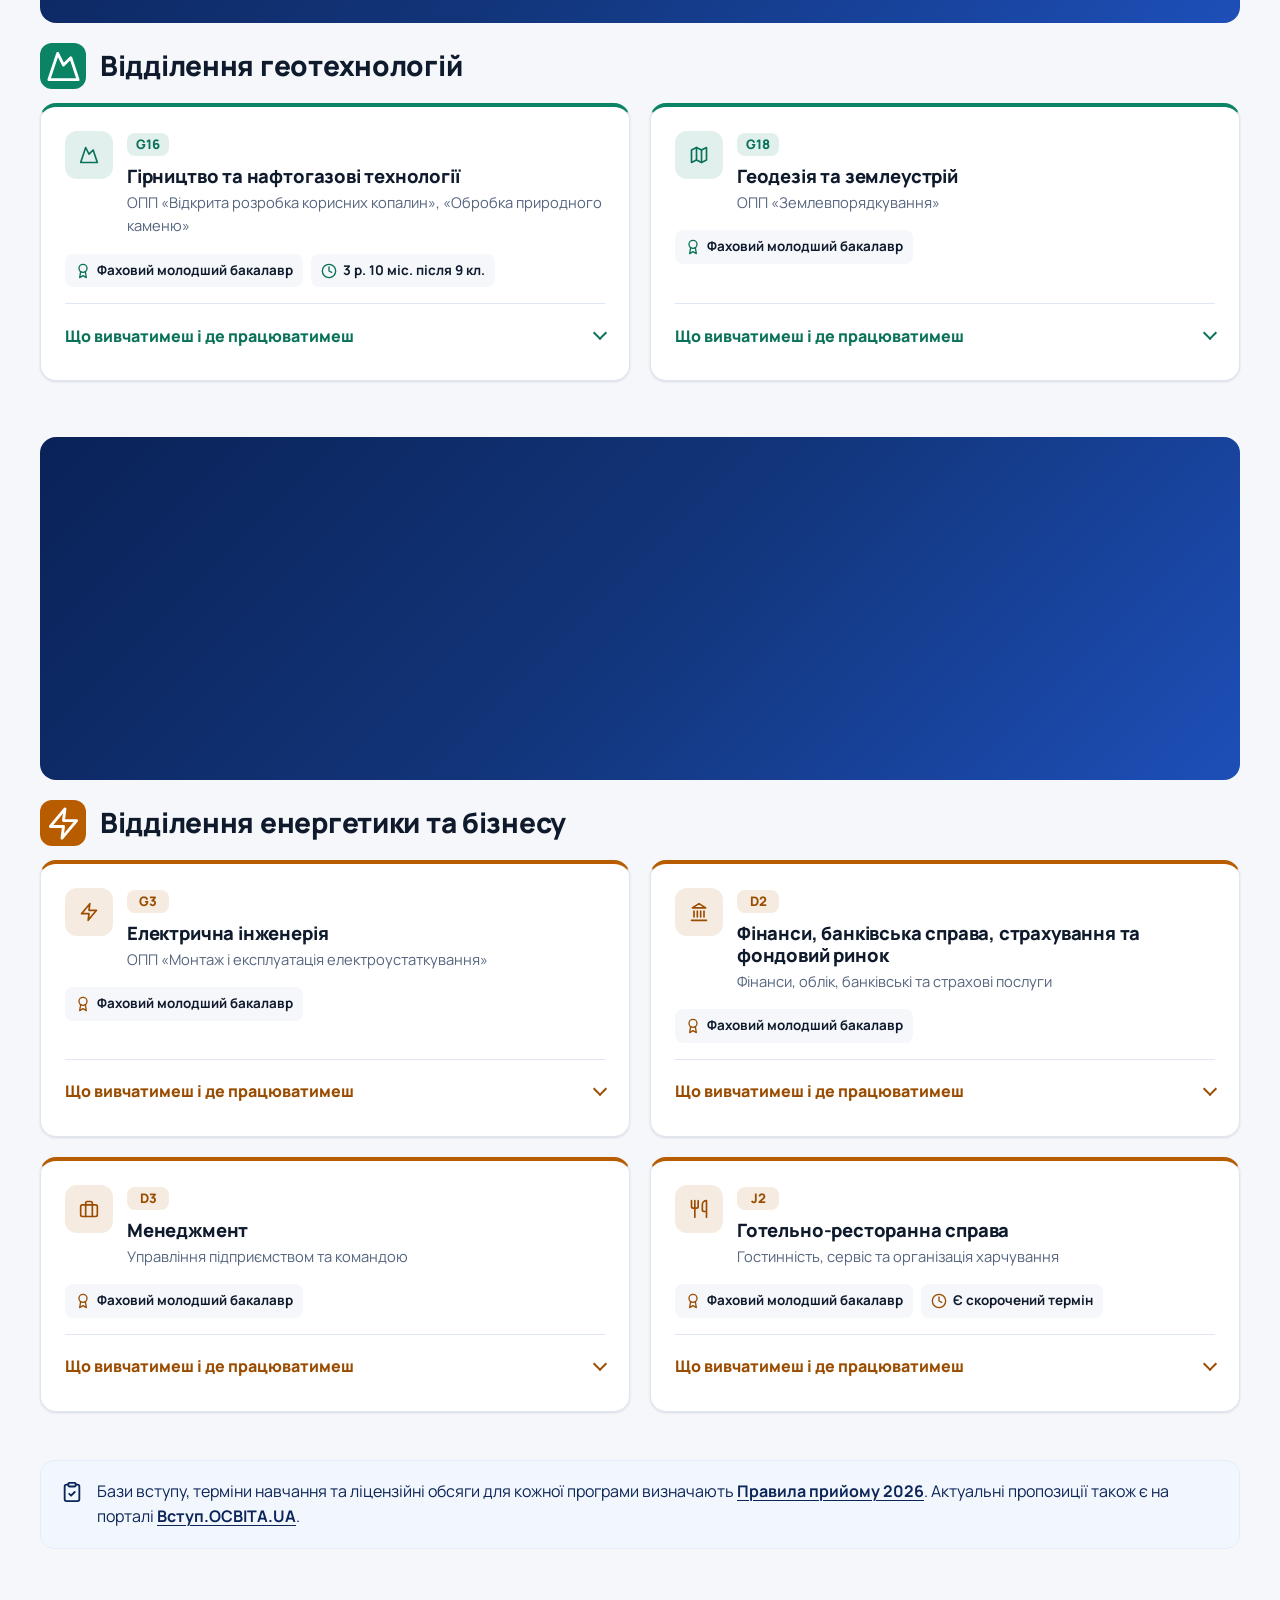
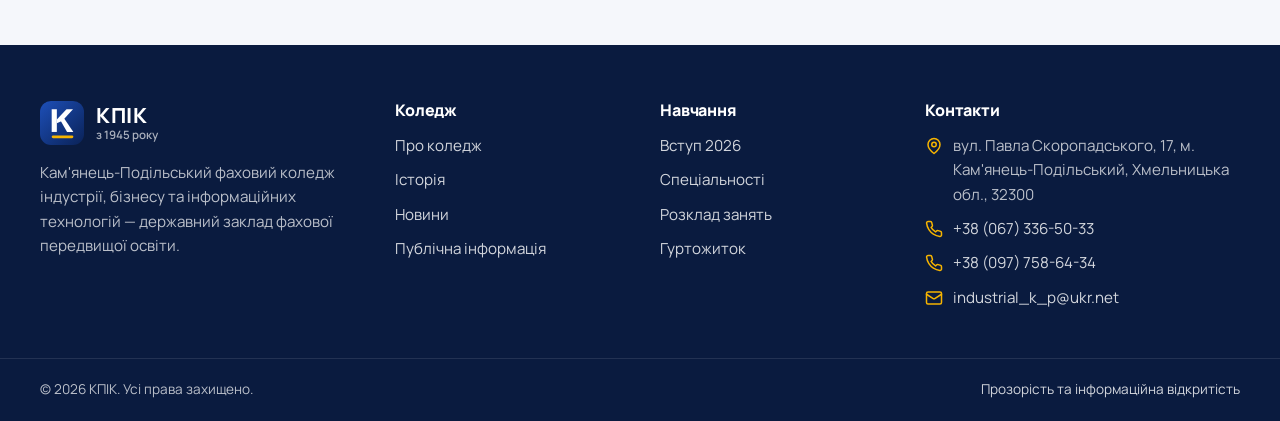
<file: specialties.html>
<!doctype html>
<html lang="uk">
<head>
  <meta charset="utf-8">
  <meta name="viewport" content="width=device-width, initial-scale=1">
  <title>Спеціальності — КПІК</title>
  <meta name="description" content="Спеціальності та освітньо-професійні програми коледжу: інженерія програмного забезпечення, комп'ютерна інженерія, гірництво, геодезія та землеустрій, електрична інженерія, фінанси, менеджмент, готельно-ресторанна справа.">
  <meta name="theme-color" content="#12357a">
  <meta property="og:type" content="website">
  <meta property="og:locale" content="uk_UA">
  <meta property="og:site_name" content="КПІК">
  <meta property="og:title" content="Спеціальності — КПІК">
  <meta property="og:description" content="Спеціальності та освітньо-професійні програми коледжу: інженерія програмного забезпечення, комп'ютерна інженерія, гірництво, геодезія та землеустрій, електрична інженерія, фінанси, менеджмент, готельно-ресторанна справа.">
  <link rel="icon" href="assets/img/logo.svg" type="image/svg+xml">
  <link rel="preconnect" href="https://fonts.googleapis.com">
  <link rel="preconnect" href="https://fonts.gstatic.com" crossorigin>
  <link rel="stylesheet" href="https://fonts.googleapis.com/css2?family=Manrope:wght@400;500;600;700;800&amp;display=swap">
  <link rel="stylesheet" href="assets/css/style.css">
  <script>
    (function () {
      var d = document.documentElement;
      try { if (localStorage.getItem("kpik-a11y") === "1") d.classList.add("a11y"); } catch (e) {}
      if (d.classList.contains("a11y") || window.matchMedia("(prefers-reduced-motion: reduce)").matches) return;
      d.classList.add("anim");
      setTimeout(function () { if (!window.__kpikAnim) d.classList.remove("anim"); }, 3000);
    })();
  </script>
  <script src="assets/vendor/anime.umd.min.js" defer></script>
  <script src="assets/js/main.js" defer></script>
</head>
<body>
  <a class="skip-link" href="#main">Перейти до основного вмісту</a>

  <div class="topbar">
    <div class="container topbar__inner">
      <ul class="topbar__contacts">
        <li class="topbar__address"><svg class="icon" viewBox="0 0 24 24" aria-hidden="true" focusable="false"><path d="M20 10c0 6-8 12-8 12s-8-6-8-12a8 8 0 0 1 16 0Z"/><circle cx="12" cy="10" r="3"/></svg><span>вул. Павла Скоропадського, 17, м. Кам'янець-Подільський</span></li>
        <li><svg class="icon" viewBox="0 0 24 24" aria-hidden="true" focusable="false"><path d="M22 16.92v3a2 2 0 0 1-2.18 2 19.79 19.79 0 0 1-8.63-3.07 19.5 19.5 0 0 1-6-6 19.79 19.79 0 0 1-3.07-8.67A2 2 0 0 1 4.11 2h3a2 2 0 0 1 2 1.72c.13.96.36 1.9.7 2.81a2 2 0 0 1-.45 2.11L8.09 9.91a16 16 0 0 0 6 6l1.27-1.27a2 2 0 0 1 2.11-.45c.91.34 1.85.57 2.81.7A2 2 0 0 1 22 16.92z"/></svg><a href="tel:+380673365033">+38 (067) 336-50-33</a></li>
        <li><svg class="icon" viewBox="0 0 24 24" aria-hidden="true" focusable="false"><rect x="2" y="4" width="20" height="16" rx="2"/><path d="m22 7-8.97 5.7a1.94 1.94 0 0 1-2.06 0L2 7"/></svg><a href="mailto:industrial_k_p@ukr.net">industrial_k_p@ukr.net</a></li>
      </ul>
      <button class="a11y-toggle" type="button" aria-pressed="false" data-a11y-toggle><svg class="icon" viewBox="0 0 24 24" aria-hidden="true" focusable="false"><path d="M2 12s3-7 10-7 10 7 10 7-3 7-10 7-10-7-10-7Z"/><circle cx="12" cy="12" r="3"/></svg><span>Людям з порушенням зору</span></button>
    </div>
  </div>

  <header class="header" data-header>
    <div class="container header__inner">
      <a class="brand" href="index.html" aria-label="КПІК — на головну сторінку">
        <img src="assets/img/logo.svg" alt="" width="44" height="44">
        <span class="brand__text">
          <strong>КПІК</strong>
          <span>Фаховий коледж індустрії, бізнесу та інформаційних технологій</span>
        </span>
      </a>

      <nav class="nav" id="site-nav" aria-label="Головне меню" data-nav>
        <div class="nav__head">
          <span class="nav__title">Меню</span>
          <button class="icon-btn" type="button" data-nav-close><svg class="icon" viewBox="0 0 24 24" aria-hidden="true" focusable="false"><path d="M18 6 6 18M6 6l12 12"/></svg><span class="visually-hidden">Закрити меню</span></button>
        </div>
        <ul class="nav__list">
          <li class="nav__item nav__item--home"><a class="nav__link" href="index.html">Головна</a></li>
          <li class="nav__item has-sub">
            <div class="nav__row">
              <a class="nav__link" href="about.html">Про коледж</a>
              <button class="nav__sub-toggle" type="button" aria-expanded="false" aria-controls="sub-about" data-sub-toggle><svg class="icon" viewBox="0 0 24 24" aria-hidden="true" focusable="false"><path d="m6 9 6 6 6-6"/></svg><span class="visually-hidden">Підменю «Про коледж»</span></button>
            </div>
            <ul class="nav__sub" id="sub-about">
              <li><a href="about.html#history">Історія</a></li>
              <li><a href="about.html#administration">Адміністрація</a></li>
              <li><a href="about.html#departments">Відділення</a></li>
              <li><a href="about.html#base">Матеріальна база</a></li>
              <li><a href="about.html#international">Міжнародна співпраця</a></li>
              <li><a href="transparency.html">Публічна інформація</a></li>
            </ul>
          </li>
          <li class="nav__item has-sub">
            <div class="nav__row">
              <a class="nav__link" href="specialties.html" aria-current="page">Спеціальності</a>
              <button class="nav__sub-toggle" type="button" aria-expanded="false" aria-controls="sub-specialties" data-sub-toggle><svg class="icon" viewBox="0 0 24 24" aria-hidden="true" focusable="false"><path d="m6 9 6 6 6-6"/></svg><span class="visually-hidden">Підменю «Спеціальності»</span></button>
            </div>
            <ul class="nav__sub" id="sub-specialties">
              <li><a href="specialties.html#computer">Відділення комп'ютерних технологій</a></li>
              <li><a href="specialties.html#geo">Відділення геотехнологій</a></li>
              <li><a href="specialties.html#energy">Відділення енергетики та бізнесу</a></li>
            </ul>
          </li>
          <li class="nav__item has-sub">
            <div class="nav__row">
              <a class="nav__link" href="admission.html">Вступнику</a>
              <button class="nav__sub-toggle" type="button" aria-expanded="false" aria-controls="sub-admission" data-sub-toggle><svg class="icon" viewBox="0 0 24 24" aria-hidden="true" focusable="false"><path d="m6 9 6 6 6-6"/></svg><span class="visually-hidden">Підменю «Вступнику»</span></button>
            </div>
            <ul class="nav__sub" id="sub-admission">
              <li><a href="admission.html#rules">Правила прийому 2026</a></li>
              <li><a href="admission.html#programs">Спеціальності та програми</a></li>
              <li><a href="admission.html#steps">Етапи вступу</a></li>
              <li><a href="admission.html#documents">Перелік документів</a></li>
              <li><a href="admission.html#committee">Приймальна комісія</a></li>
              <li><a href="admission.html#faq">Питання та відповіді</a></li>
            </ul>
          </li>
          <li class="nav__item has-sub">
            <div class="nav__row">
              <a class="nav__link" href="students.html">Студенту</a>
              <button class="nav__sub-toggle" type="button" aria-expanded="false" aria-controls="sub-students" data-sub-toggle><svg class="icon" viewBox="0 0 24 24" aria-hidden="true" focusable="false"><path d="m6 9 6 6 6-6"/></svg><span class="visually-hidden">Підменю «Студенту»</span></button>
            </div>
            <ul class="nav__sub" id="sub-students">
              <li><a href="students.html#schedule">Розклад занять</a></li>
              <li><a href="students.html#distance">Дистанційне навчання</a></li>
              <li><a href="students.html#library">Бібліотека</a></li>
              <li><a href="students.html#dorm">Гуртожиток</a></li>
              <li><a href="students.html#self-government">Студентське самоврядування</a></li>
              <li><a href="students.html#psychology">Психологічна служба</a></li>
              <li><a href="students.html#safety">Безпека</a></li>
            </ul>
          </li>
          <li class="nav__item"><a class="nav__link" href="news.html">Новини</a></li>
          <li class="nav__item"><a class="nav__link" href="contacts.html">Контакти</a></li>
        </ul>
        <div class="nav__extra">
          <a class="btn btn--accent btn--block" href="admission.html"><svg class="icon" viewBox="0 0 24 24" aria-hidden="true" focusable="false"><path d="M22 10 12 5 2 10l10 5 10-5z"/><path d="M6 12v5c3 3 9 3 12 0v-5"/></svg> Вступ 2026</a>
          <a class="nav__contact" href="tel:+380977586434"><svg class="icon" viewBox="0 0 24 24" aria-hidden="true" focusable="false"><path d="M22 16.92v3a2 2 0 0 1-2.18 2 19.79 19.79 0 0 1-8.63-3.07 19.5 19.5 0 0 1-6-6 19.79 19.79 0 0 1-3.07-8.67A2 2 0 0 1 4.11 2h3a2 2 0 0 1 2 1.72c.13.96.36 1.9.7 2.81a2 2 0 0 1-.45 2.11L8.09 9.91a16 16 0 0 0 6 6l1.27-1.27a2 2 0 0 1 2.11-.45c.91.34 1.85.57 2.81.7A2 2 0 0 1 22 16.92z"/></svg><span><small>Приймальна комісія</small>+38 (097) 758-64-34</span></a>
          <a class="nav__contact" href="tel:+380673365033"><svg class="icon" viewBox="0 0 24 24" aria-hidden="true" focusable="false"><path d="M22 16.92v3a2 2 0 0 1-2.18 2 19.79 19.79 0 0 1-8.63-3.07 19.5 19.5 0 0 1-6-6 19.79 19.79 0 0 1-3.07-8.67A2 2 0 0 1 4.11 2h3a2 2 0 0 1 2 1.72c.13.96.36 1.9.7 2.81a2 2 0 0 1-.45 2.11L8.09 9.91a16 16 0 0 0 6 6l1.27-1.27a2 2 0 0 1 2.11-.45c.91.34 1.85.57 2.81.7A2 2 0 0 1 22 16.92z"/></svg><span><small>Приймальна директора</small>+38 (067) 336-50-33</span></a>
          <a class="nav__contact" href="mailto:industrial_k_p@ukr.net"><svg class="icon" viewBox="0 0 24 24" aria-hidden="true" focusable="false"><rect x="2" y="4" width="20" height="16" rx="2"/><path d="m22 7-8.97 5.7a1.94 1.94 0 0 1-2.06 0L2 7"/></svg><span><small>Електронна пошта</small>industrial_k_p@ukr.net</span></a>
          <button class="btn btn--outline btn--block" type="button" aria-pressed="false" data-a11y-toggle><svg class="icon" viewBox="0 0 24 24" aria-hidden="true" focusable="false"><path d="M2 12s3-7 10-7 10 7 10 7-3 7-10 7-10-7-10-7Z"/><circle cx="12" cy="12" r="3"/></svg> Людям з порушенням зору</button>
        </div>
      </nav>

      <a class="btn btn--accent header__cta" href="admission.html">Вступ 2026</a>
      <button class="icon-btn burger" type="button" aria-expanded="false" aria-controls="site-nav" data-burger><svg class="icon" viewBox="0 0 24 24" aria-hidden="true" focusable="false"><path d="M4 6h16M4 12h16M4 18h16"/></svg><span class="visually-hidden">Відкрити меню</span></button>
    </div>
  </header>
  <div class="nav-overlay" data-nav-overlay hidden></div>

  <main id="main">
    <section class="page-hero">
      <div class="container">
        <nav class="breadcrumbs" aria-label="Навігаційний ланцюжок">
          <ol>
            <li><a href="index.html">Головна</a></li>
            <li aria-current="page">Спеціальності</li>
          </ol>
        </nav>
        <h1>Спеціальності</h1>
        <p>Вісім спеціальностей на трьох відділеннях. Освітньо-професійний ступінь — фаховий молодший бакалавр.</p>
      </div>
    </section>

    <div class="container section section--tight">
      <div class="filters" role="group" aria-label="Фільтр за відділенням" data-filters>
        <button class="chip" type="button" aria-pressed="true" data-filter="all">Усі</button>
        <button class="chip" type="button" aria-pressed="false" data-filter="computer">Комп'ютерних технологій</button>
        <button class="chip" type="button" aria-pressed="false" data-filter="geo">Геотехнологій</button>
        <button class="chip" type="button" aria-pressed="false" data-filter="energy">Енергетики та бізнесу</button>
      </div>

      <section class="dept-section" id="computer" data-dept="computer" aria-labelledby="computer-title">
        <figure class="dept-section__banner media"><img src="https://images.unsplash.com/photo-1517694712202-14dd9538aa97?auto=format&amp;fit=crop&amp;w=1400&amp;q=70" alt="Ноутбук із програмним кодом" loading="lazy" decoding="async" data-fallback></figure>
        <h2 class="dept-section__title dept-section__title--computer" id="computer-title"><span><svg class="icon" viewBox="0 0 24 24" aria-hidden="true" focusable="false"><path d="m16 18 6-6-6-6M8 6l-6 6 6 6"/></svg></span>Відділення комп'ютерних технологій</h2>
        <div class="grid grid--2">
          <article class="card spec spec--computer" data-reveal>
            <div class="spec__head">
              <span class="spec__icon"><svg class="icon" viewBox="0 0 24 24" aria-hidden="true" focusable="false"><path d="m16 18 6-6-6-6M8 6l-6 6 6 6"/></svg></span>
              <div>
                <span class="code">F2</span>
                <h3 class="spec__title">Інженерія програмного забезпечення</h3>
                <p class="spec__program">ОПП «Розробка програмного забезпечення»</p>
              </div>
            </div>
            <ul class="spec__meta">
              <li><svg class="icon" viewBox="0 0 24 24" aria-hidden="true" focusable="false"><circle cx="12" cy="8" r="6"/><path d="M15.48 12.89 17 22l-5-3-5 3 1.52-9.11"/></svg> Фаховий молодший бакалавр</li>
              <li><svg class="icon" viewBox="0 0 24 24" aria-hidden="true" focusable="false"><circle cx="12" cy="12" r="10"/><path d="M12 6v6l4 2"/></svg> 3 р. 10 міс. після 9 кл.</li>
            </ul>
            <details class="spec__more">
              <summary>Що вивчатимеш і де працюватимеш</summary>
              <div>
                <p><strong>Навчання:</strong> алгоритми та програмування, вебтехнології, бази даних, тестування програмного забезпечення, командна розробка.</p>
                <p><strong>Кар'єра:</strong> молодший розробник, веброзробник, тестувальник (QA), фахівець технічної підтримки.</p>
              </div>
            </details>
          </article>
          <article class="card spec spec--computer" data-reveal>
            <div class="spec__head">
              <span class="spec__icon"><svg class="icon" viewBox="0 0 24 24" aria-hidden="true" focusable="false"><rect x="4" y="4" width="16" height="16" rx="2"/><rect x="9" y="9" width="6" height="6"/><path d="M15 2v2M15 20v2M2 15h2M2 9h2M20 15h2M20 9h2M9 2v2M9 20v2"/></svg></span>
              <div>
                <span class="code">F7</span>
                <h3 class="spec__title">Комп'ютерна інженерія</h3>
                <p class="spec__program">Комп'ютерні системи, мережі та апаратне забезпечення</p>
              </div>
            </div>
            <ul class="spec__meta">
              <li><svg class="icon" viewBox="0 0 24 24" aria-hidden="true" focusable="false"><circle cx="12" cy="8" r="6"/><path d="M15.48 12.89 17 22l-5-3-5 3 1.52-9.11"/></svg> Фаховий молодший бакалавр</li>
            </ul>
            <details class="spec__more">
              <summary>Що вивчатимеш і де працюватимеш</summary>
              <div>
                <p><strong>Навчання:</strong> архітектура комп'ютерів, операційні системи, комп'ютерні мережі, мікропроцесорна техніка, адміністрування.</p>
                <p><strong>Кар'єра:</strong> технік з обслуговування комп'ютерних систем, молодший системний адміністратор, фахівець з налаштування мереж.</p>
              </div>
            </details>
          </article>
        </div>
      </section>

      <section class="dept-section" id="geo" data-dept="geo" aria-labelledby="geo-title">
        <figure class="dept-section__banner media"><img src="https://images.unsplash.com/photo-1500530855697-b586d89ba3ee?auto=format&amp;fit=crop&amp;w=1400&amp;q=70" alt="Гірський ландшафт" loading="lazy" decoding="async" data-fallback></figure>
        <h2 class="dept-section__title dept-section__title--geo" id="geo-title"><span><svg class="icon" viewBox="0 0 24 24" aria-hidden="true" focusable="false"><path d="m8 3 4 8 5-5 5 15H2L8 3z"/></svg></span>Відділення геотехнологій</h2>
        <div class="grid grid--2">
          <article class="card spec spec--geo" data-reveal>
            <div class="spec__head">
              <span class="spec__icon"><svg class="icon" viewBox="0 0 24 24" aria-hidden="true" focusable="false"><path d="m8 3 4 8 5-5 5 15H2L8 3z"/></svg></span>
              <div>
                <span class="code">G16</span>
                <h3 class="spec__title">Гірництво та нафтогазові технології</h3>
                <p class="spec__program">ОПП «Відкрита розробка корисних копалин», «Обробка природного каменю»</p>
              </div>
            </div>
            <ul class="spec__meta">
              <li><svg class="icon" viewBox="0 0 24 24" aria-hidden="true" focusable="false"><circle cx="12" cy="8" r="6"/><path d="M15.48 12.89 17 22l-5-3-5 3 1.52-9.11"/></svg> Фаховий молодший бакалавр</li>
              <li><svg class="icon" viewBox="0 0 24 24" aria-hidden="true" focusable="false"><circle cx="12" cy="12" r="10"/><path d="M12 6v6l4 2"/></svg> 3 р. 10 міс. після 9 кл.</li>
            </ul>
            <details class="spec__more">
              <summary>Що вивчатимеш і де працюватимеш</summary>
              <div>
                <p><strong>Навчання:</strong> геологія, технологія відкритих гірничих робіт, гірничі машини, технології обробки природного каменю, охорона праці.</p>
                <p><strong>Кар'єра:</strong> гірничий технік, майстер дільниці кар'єру, технолог каменеобробного виробництва.</p>
              </div>
            </details>
          </article>
          <article class="card spec spec--geo" data-reveal>
            <div class="spec__head">
              <span class="spec__icon"><svg class="icon" viewBox="0 0 24 24" aria-hidden="true" focusable="false"><path d="M3 6l6-3 6 3 6-3v15l-6 3-6-3-6 3z"/><path d="M9 3v15M15 6v15"/></svg></span>
              <div>
                <span class="code">G18</span>
                <h3 class="spec__title">Геодезія та землеустрій</h3>
                <p class="spec__program">ОПП «Землевпорядкування»</p>
              </div>
            </div>
            <ul class="spec__meta">
              <li><svg class="icon" viewBox="0 0 24 24" aria-hidden="true" focusable="false"><circle cx="12" cy="8" r="6"/><path d="M15.48 12.89 17 22l-5-3-5 3 1.52-9.11"/></svg> Фаховий молодший бакалавр</li>
            </ul>
            <details class="spec__more">
              <summary>Що вивчатимеш і де працюватимеш</summary>
              <div>
                <p><strong>Навчання:</strong> геодезія, землевпорядне проєктування, земельний кадастр, геоінформаційні системи, цифрова картографія.</p>
                <p><strong>Кар'єра:</strong> технік-землевпорядник, технік-геодезист, фахівець із земельних відносин та кадастру.</p>
              </div>
            </details>
          </article>
        </div>
      </section>

      <section class="dept-section" id="energy" data-dept="energy" aria-labelledby="energy-title">
        <figure class="dept-section__banner media"><img src="https://images.unsplash.com/photo-1473341304170-971dccb5ac1e?auto=format&amp;fit=crop&amp;w=1400&amp;q=70" alt="Лінії електропередачі" loading="lazy" decoding="async" data-fallback></figure>
        <h2 class="dept-section__title dept-section__title--energy" id="energy-title"><span><svg class="icon" viewBox="0 0 24 24" aria-hidden="true" focusable="false"><path d="M13 2 3 14h9l-1 8 10-12h-9l1-8z"/></svg></span>Відділення енергетики та бізнесу</h2>
        <div class="grid grid--2">
          <article class="card spec spec--energy" data-reveal>
            <div class="spec__head">
              <span class="spec__icon"><svg class="icon" viewBox="0 0 24 24" aria-hidden="true" focusable="false"><path d="M13 2 3 14h9l-1 8 10-12h-9l1-8z"/></svg></span>
              <div>
                <span class="code">G3</span>
                <h3 class="spec__title">Електрична інженерія</h3>
                <p class="spec__program">ОПП «Монтаж і експлуатація електроустаткування»</p>
              </div>
            </div>
            <ul class="spec__meta">
              <li><svg class="icon" viewBox="0 0 24 24" aria-hidden="true" focusable="false"><circle cx="12" cy="8" r="6"/><path d="M15.48 12.89 17 22l-5-3-5 3 1.52-9.11"/></svg> Фаховий молодший бакалавр</li>
            </ul>
            <details class="spec__more">
              <summary>Що вивчатимеш і де працюватимеш</summary>
              <div>
                <p><strong>Навчання:</strong> електротехніка, електричні машини, електропостачання, монтаж і обслуговування електроустаткування, охорона праці.</p>
                <p><strong>Кар'єра:</strong> електротехнік, майстер з монтажу електроустаткування, енергетик підприємства.</p>
              </div>
            </details>
          </article>
          <article class="card spec spec--energy" data-reveal>
            <div class="spec__head">
              <span class="spec__icon"><svg class="icon" viewBox="0 0 24 24" aria-hidden="true" focusable="false"><path d="M3 22h18M6 18v-7M10 18v-7M14 18v-7M18 18v-7M12 2l8 5H4z"/></svg></span>
              <div>
                <span class="code">D2</span>
                <h3 class="spec__title">Фінанси, банківська справа, страхування та фондовий ринок</h3>
                <p class="spec__program">Фінанси, облік, банківські та страхові послуги</p>
              </div>
            </div>
            <ul class="spec__meta">
              <li><svg class="icon" viewBox="0 0 24 24" aria-hidden="true" focusable="false"><circle cx="12" cy="8" r="6"/><path d="M15.48 12.89 17 22l-5-3-5 3 1.52-9.11"/></svg> Фаховий молодший бакалавр</li>
            </ul>
            <details class="spec__more">
              <summary>Що вивчатимеш і де працюватимеш</summary>
              <div>
                <p><strong>Навчання:</strong> фінанси, бухгалтерський облік, податкова система, банківські операції, страхування.</p>
                <p><strong>Кар'єра:</strong> фахівець банківської установи, бухгалтер, фахівець зі страхування, касир-операціоніст.</p>
              </div>
            </details>
          </article>
          <article class="card spec spec--energy" data-reveal>
            <div class="spec__head">
              <span class="spec__icon"><svg class="icon" viewBox="0 0 24 24" aria-hidden="true" focusable="false"><rect x="2" y="7" width="20" height="14" rx="2"/><path d="M16 21V5a2 2 0 0 0-2-2h-4a2 2 0 0 0-2 2v16"/></svg></span>
              <div>
                <span class="code">D3</span>
                <h3 class="spec__title">Менеджмент</h3>
                <p class="spec__program">Управління підприємством та командою</p>
              </div>
            </div>
            <ul class="spec__meta">
              <li><svg class="icon" viewBox="0 0 24 24" aria-hidden="true" focusable="false"><circle cx="12" cy="8" r="6"/><path d="M15.48 12.89 17 22l-5-3-5 3 1.52-9.11"/></svg> Фаховий молодший бакалавр</li>
            </ul>
            <details class="spec__more">
              <summary>Що вивчатимеш і де працюватимеш</summary>
              <div>
                <p><strong>Навчання:</strong> основи менеджменту, економіка підприємства, маркетинг, управління персоналом, діловодство.</p>
                <p><strong>Кар'єра:</strong> адміністратор, офіс-менеджер, менеджер підрозділу, помічник керівника.</p>
              </div>
            </details>
          </article>
          <article class="card spec spec--energy" data-reveal>
            <div class="spec__head">
              <span class="spec__icon"><svg class="icon" viewBox="0 0 24 24" aria-hidden="true" focusable="false"><path d="M3 2v7c0 1.1.9 2 2 2h4a2 2 0 0 0 2-2V2M7 2v20M21 15V2a5 5 0 0 0-5 5v6c0 1.1.9 2 2 2h3Zm0 0v7"/></svg></span>
              <div>
                <span class="code">J2</span>
                <h3 class="spec__title">Готельно-ресторанна справа</h3>
                <p class="spec__program">Гостинність, сервіс та організація харчування</p>
              </div>
            </div>
            <ul class="spec__meta">
              <li><svg class="icon" viewBox="0 0 24 24" aria-hidden="true" focusable="false"><circle cx="12" cy="8" r="6"/><path d="M15.48 12.89 17 22l-5-3-5 3 1.52-9.11"/></svg> Фаховий молодший бакалавр</li>
              <li><svg class="icon" viewBox="0 0 24 24" aria-hidden="true" focusable="false"><circle cx="12" cy="12" r="10"/><path d="M12 6v6l4 2"/></svg> Є скорочений термін</li>
            </ul>
            <details class="spec__more">
              <summary>Що вивчатимеш і де працюватимеш</summary>
              <div>
                <p><strong>Навчання:</strong> організація готельного та ресторанного обслуговування, технологія продукції ресторанного господарства, сервіс і гостинність.</p>
                <p><strong>Кар'єра:</strong> адміністратор готелю чи ресторану, менеджер з обслуговування, фахівець сфери туризму.</p>
              </div>
            </details>
          </article>
        </div>
      </section>

      <div class="callout callout--info">
        <svg class="icon" viewBox="0 0 24 24" aria-hidden="true" focusable="false"><rect x="8" y="2" width="8" height="4" rx="1"/><path d="M16 4h2a2 2 0 0 1 2 2v14a2 2 0 0 1-2 2H6a2 2 0 0 1-2-2V6a2 2 0 0 1 2-2h2"/><path d="m9 14 2 2 4-4"/></svg>
        <p>Бази вступу, терміни навчання та ліцензійні обсяги для кожної програми визначають <a href="admission.html#rules">Правила прийому 2026</a>. Актуальні пропозиції також є на порталі <a href="https://vstup.osvita.ua/r23/443/" target="_blank" rel="noopener">Вступ.ОСВІТА.UA</a>.</p>
      </div>
    </div>
  </main>

  <footer class="footer">
    <div class="container footer__grid">
      <div class="footer__brand">
        <a class="brand brand--light" href="index.html" aria-label="КПІК — на головну сторінку">
          <img src="assets/img/logo.svg" alt="" width="44" height="44">
          <span class="brand__text"><strong>КПІК</strong><span>з 1945 року</span></span>
        </a>
        <p>Кам'янець-Подільський фаховий коледж індустрії, бізнесу та інформаційних технологій — державний заклад фахової передвищої освіти.</p>
      </div>
      <div>
        <h2 class="footer__title">Коледж</h2>
        <ul>
          <li><a href="about.html">Про коледж</a></li>
          <li><a href="about.html#history">Історія</a></li>
          <li><a href="news.html">Новини</a></li>
          <li><a href="transparency.html">Публічна інформація</a></li>
        </ul>
      </div>
      <div>
        <h2 class="footer__title">Навчання</h2>
        <ul>
          <li><a href="admission.html">Вступ 2026</a></li>
          <li><a href="specialties.html">Спеціальності</a></li>
          <li><a href="students.html#schedule">Розклад занять</a></li>
          <li><a href="students.html#dorm">Гуртожиток</a></li>
        </ul>
      </div>
      <div>
        <h2 class="footer__title">Контакти</h2>
        <ul class="footer__contacts">
          <li><svg class="icon" viewBox="0 0 24 24" aria-hidden="true" focusable="false"><path d="M20 10c0 6-8 12-8 12s-8-6-8-12a8 8 0 0 1 16 0Z"/><circle cx="12" cy="10" r="3"/></svg><span>вул. Павла Скоропадського, 17, м. Кам'янець-Подільський, Хмельницька обл., 32300</span></li>
          <li><svg class="icon" viewBox="0 0 24 24" aria-hidden="true" focusable="false"><path d="M22 16.92v3a2 2 0 0 1-2.18 2 19.79 19.79 0 0 1-8.63-3.07 19.5 19.5 0 0 1-6-6 19.79 19.79 0 0 1-3.07-8.67A2 2 0 0 1 4.11 2h3a2 2 0 0 1 2 1.72c.13.96.36 1.9.7 2.81a2 2 0 0 1-.45 2.11L8.09 9.91a16 16 0 0 0 6 6l1.27-1.27a2 2 0 0 1 2.11-.45c.91.34 1.85.57 2.81.7A2 2 0 0 1 22 16.92z"/></svg><a href="tel:+380673365033">+38 (067) 336-50-33</a></li>
          <li><svg class="icon" viewBox="0 0 24 24" aria-hidden="true" focusable="false"><path d="M22 16.92v3a2 2 0 0 1-2.18 2 19.79 19.79 0 0 1-8.63-3.07 19.5 19.5 0 0 1-6-6 19.79 19.79 0 0 1-3.07-8.67A2 2 0 0 1 4.11 2h3a2 2 0 0 1 2 1.72c.13.96.36 1.9.7 2.81a2 2 0 0 1-.45 2.11L8.09 9.91a16 16 0 0 0 6 6l1.27-1.27a2 2 0 0 1 2.11-.45c.91.34 1.85.57 2.81.7A2 2 0 0 1 22 16.92z"/></svg><a href="tel:+380977586434">+38 (097) 758-64-34</a></li>
          <li><svg class="icon" viewBox="0 0 24 24" aria-hidden="true" focusable="false"><rect x="2" y="4" width="20" height="16" rx="2"/><path d="m22 7-8.97 5.7a1.94 1.94 0 0 1-2.06 0L2 7"/></svg><a href="mailto:industrial_k_p@ukr.net">industrial_k_p@ukr.net</a></li>
        </ul>
      </div>
    </div>
    <div class="footer__bottom">
      <div class="container footer__bottom-inner">
        <p>© <span data-year>2026</span> КПІК. Усі права захищено.</p>
        <p><a href="transparency.html">Прозорість та інформаційна відкритість</a></p>
      </div>
    </div>
  </footer>

  <button class="to-top" type="button" data-to-top><svg class="icon" viewBox="0 0 24 24" aria-hidden="true" focusable="false"><path d="M12 19V5M5 12l7-7 7 7"/></svg><span class="visually-hidden">Повернутися нагору</span></button>
</body>
</html>
</file>
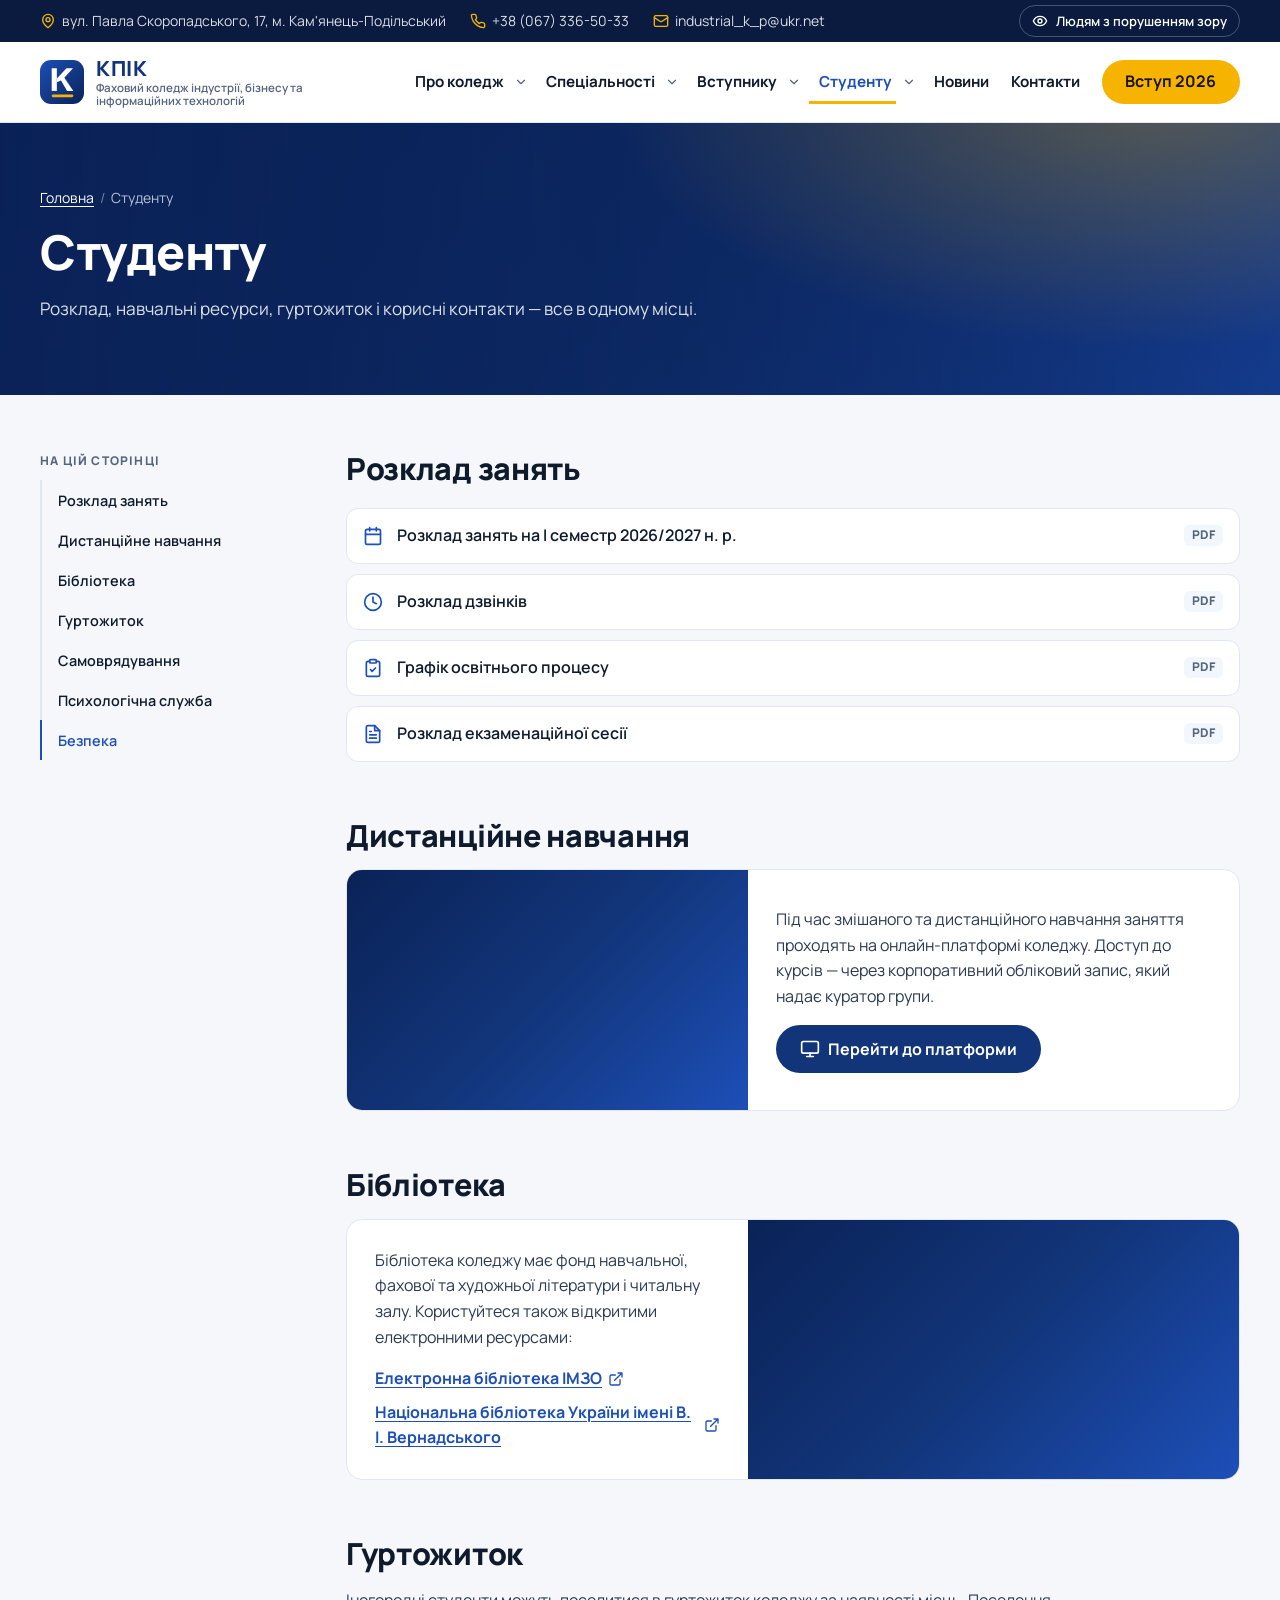
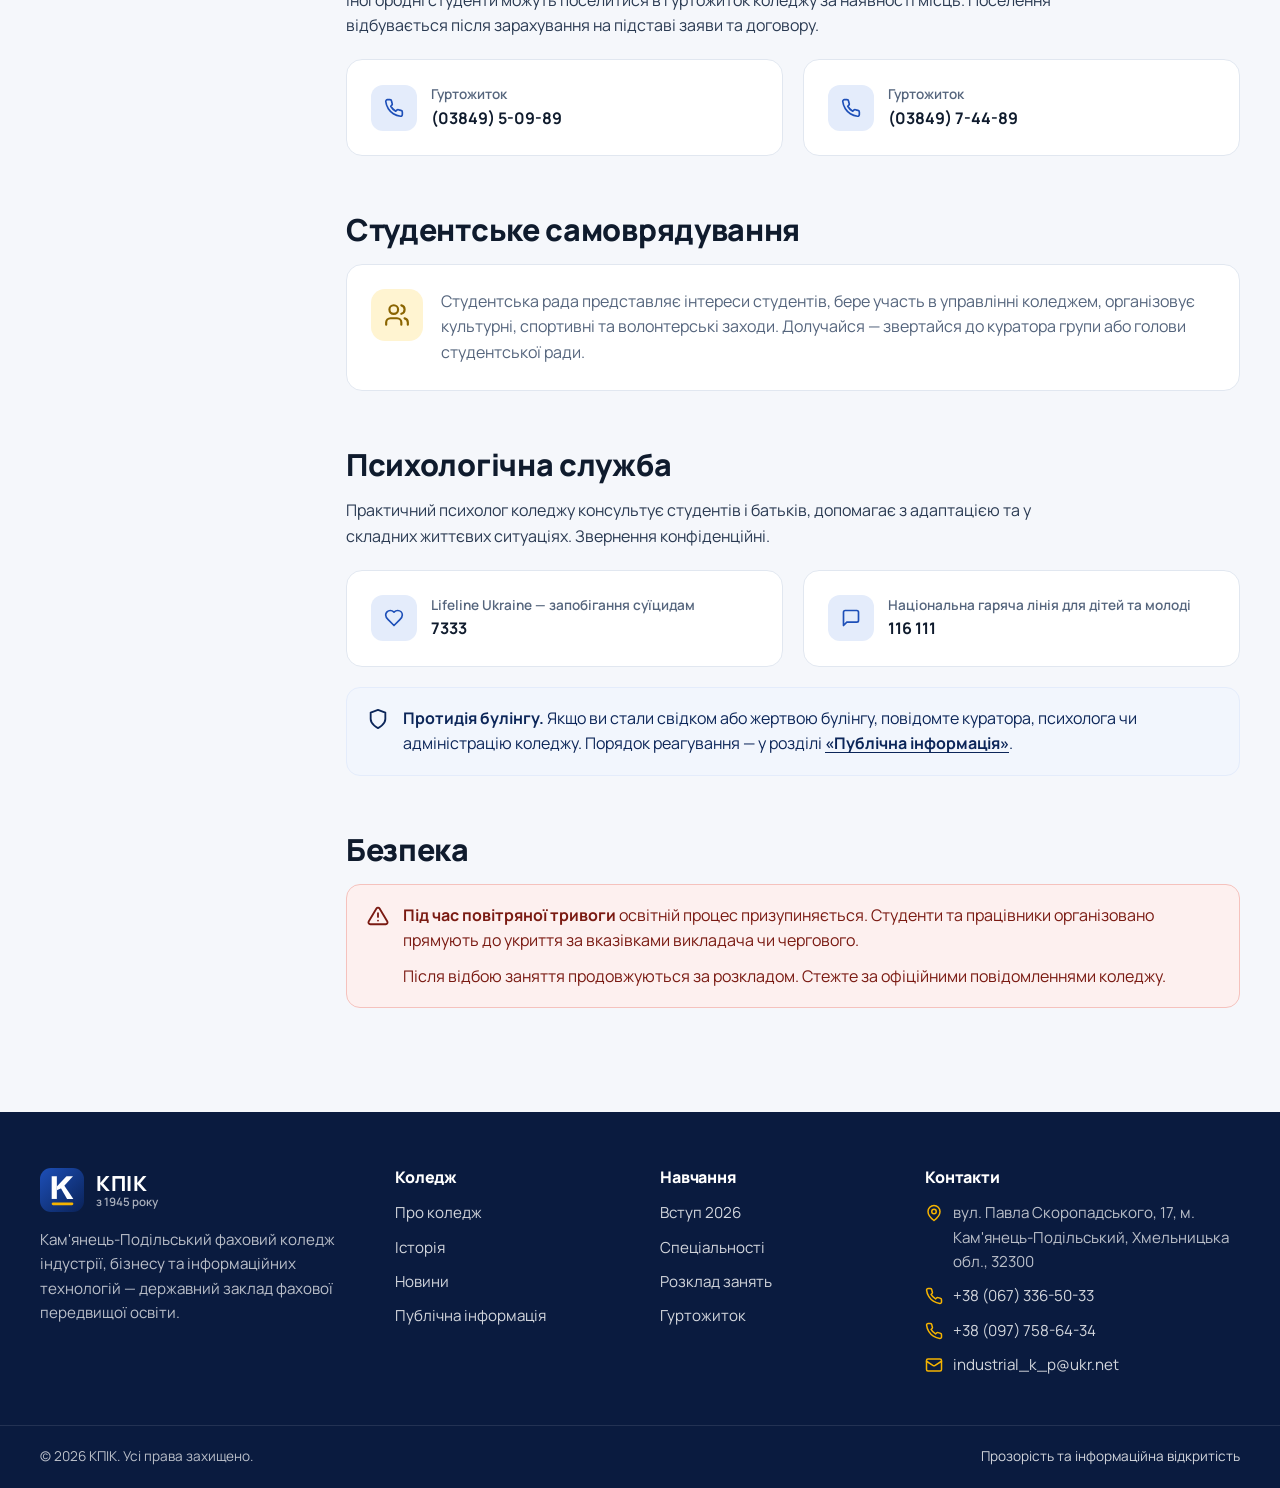
<file: students.html>
<!doctype html>
<html lang="uk">
<head>
  <meta charset="utf-8">
  <meta name="viewport" content="width=device-width, initial-scale=1">
  <title>Студенту — КПІК</title>
  <meta name="description" content="Розклад занять, дистанційне навчання, бібліотека, гуртожиток, студентське самоврядування, психологічна служба та безпека в коледжі.">
  <meta name="theme-color" content="#12357a">
  <meta property="og:type" content="website">
  <meta property="og:locale" content="uk_UA">
  <meta property="og:site_name" content="КПІК">
  <meta property="og:title" content="Студенту — КПІК">
  <meta property="og:description" content="Розклад занять, дистанційне навчання, бібліотека, гуртожиток, студентське самоврядування, психологічна служба та безпека в коледжі.">
  <link rel="icon" href="assets/img/logo.svg" type="image/svg+xml">
  <link rel="preconnect" href="https://fonts.googleapis.com">
  <link rel="preconnect" href="https://fonts.gstatic.com" crossorigin>
  <link rel="stylesheet" href="https://fonts.googleapis.com/css2?family=Manrope:wght@400;500;600;700;800&amp;display=swap">
  <link rel="stylesheet" href="assets/css/style.css">
  <script>
    (function () {
      var d = document.documentElement;
      try { if (localStorage.getItem("kpik-a11y") === "1") d.classList.add("a11y"); } catch (e) {}
      if (d.classList.contains("a11y") || window.matchMedia("(prefers-reduced-motion: reduce)").matches) return;
      d.classList.add("anim");
      setTimeout(function () { if (!window.__kpikAnim) d.classList.remove("anim"); }, 3000);
    })();
  </script>
  <script src="assets/vendor/anime.umd.min.js" defer></script>
  <script src="assets/js/main.js" defer></script>
</head>
<body>
  <a class="skip-link" href="#main">Перейти до основного вмісту</a>

  <div class="topbar">
    <div class="container topbar__inner">
      <ul class="topbar__contacts">
        <li class="topbar__address"><svg class="icon" viewBox="0 0 24 24" aria-hidden="true" focusable="false"><path d="M20 10c0 6-8 12-8 12s-8-6-8-12a8 8 0 0 1 16 0Z"/><circle cx="12" cy="10" r="3"/></svg><span>вул. Павла Скоропадського, 17, м. Кам'янець-Подільський</span></li>
        <li><svg class="icon" viewBox="0 0 24 24" aria-hidden="true" focusable="false"><path d="M22 16.92v3a2 2 0 0 1-2.18 2 19.79 19.79 0 0 1-8.63-3.07 19.5 19.5 0 0 1-6-6 19.79 19.79 0 0 1-3.07-8.67A2 2 0 0 1 4.11 2h3a2 2 0 0 1 2 1.72c.13.96.36 1.9.7 2.81a2 2 0 0 1-.45 2.11L8.09 9.91a16 16 0 0 0 6 6l1.27-1.27a2 2 0 0 1 2.11-.45c.91.34 1.85.57 2.81.7A2 2 0 0 1 22 16.92z"/></svg><a href="tel:+380673365033">+38 (067) 336-50-33</a></li>
        <li><svg class="icon" viewBox="0 0 24 24" aria-hidden="true" focusable="false"><rect x="2" y="4" width="20" height="16" rx="2"/><path d="m22 7-8.97 5.7a1.94 1.94 0 0 1-2.06 0L2 7"/></svg><a href="mailto:industrial_k_p@ukr.net">industrial_k_p@ukr.net</a></li>
      </ul>
      <button class="a11y-toggle" type="button" aria-pressed="false" data-a11y-toggle><svg class="icon" viewBox="0 0 24 24" aria-hidden="true" focusable="false"><path d="M2 12s3-7 10-7 10 7 10 7-3 7-10 7-10-7-10-7Z"/><circle cx="12" cy="12" r="3"/></svg><span>Людям з порушенням зору</span></button>
    </div>
  </div>

  <header class="header" data-header>
    <div class="container header__inner">
      <a class="brand" href="index.html" aria-label="КПІК — на головну сторінку">
        <img src="assets/img/logo.svg" alt="" width="44" height="44">
        <span class="brand__text">
          <strong>КПІК</strong>
          <span>Фаховий коледж індустрії, бізнесу та інформаційних технологій</span>
        </span>
      </a>

      <nav class="nav" id="site-nav" aria-label="Головне меню" data-nav>
        <div class="nav__head">
          <span class="nav__title">Меню</span>
          <button class="icon-btn" type="button" data-nav-close><svg class="icon" viewBox="0 0 24 24" aria-hidden="true" focusable="false"><path d="M18 6 6 18M6 6l12 12"/></svg><span class="visually-hidden">Закрити меню</span></button>
        </div>
        <ul class="nav__list">
          <li class="nav__item nav__item--home"><a class="nav__link" href="index.html">Головна</a></li>
          <li class="nav__item has-sub">
            <div class="nav__row">
              <a class="nav__link" href="about.html">Про коледж</a>
              <button class="nav__sub-toggle" type="button" aria-expanded="false" aria-controls="sub-about" data-sub-toggle><svg class="icon" viewBox="0 0 24 24" aria-hidden="true" focusable="false"><path d="m6 9 6 6 6-6"/></svg><span class="visually-hidden">Підменю «Про коледж»</span></button>
            </div>
            <ul class="nav__sub" id="sub-about">
              <li><a href="about.html#history">Історія</a></li>
              <li><a href="about.html#administration">Адміністрація</a></li>
              <li><a href="about.html#departments">Відділення</a></li>
              <li><a href="about.html#base">Матеріальна база</a></li>
              <li><a href="about.html#international">Міжнародна співпраця</a></li>
              <li><a href="transparency.html">Публічна інформація</a></li>
            </ul>
          </li>
          <li class="nav__item has-sub">
            <div class="nav__row">
              <a class="nav__link" href="specialties.html">Спеціальності</a>
              <button class="nav__sub-toggle" type="button" aria-expanded="false" aria-controls="sub-specialties" data-sub-toggle><svg class="icon" viewBox="0 0 24 24" aria-hidden="true" focusable="false"><path d="m6 9 6 6 6-6"/></svg><span class="visually-hidden">Підменю «Спеціальності»</span></button>
            </div>
            <ul class="nav__sub" id="sub-specialties">
              <li><a href="specialties.html#computer">Відділення комп'ютерних технологій</a></li>
              <li><a href="specialties.html#geo">Відділення геотехнологій</a></li>
              <li><a href="specialties.html#energy">Відділення енергетики та бізнесу</a></li>
            </ul>
          </li>
          <li class="nav__item has-sub">
            <div class="nav__row">
              <a class="nav__link" href="admission.html">Вступнику</a>
              <button class="nav__sub-toggle" type="button" aria-expanded="false" aria-controls="sub-admission" data-sub-toggle><svg class="icon" viewBox="0 0 24 24" aria-hidden="true" focusable="false"><path d="m6 9 6 6 6-6"/></svg><span class="visually-hidden">Підменю «Вступнику»</span></button>
            </div>
            <ul class="nav__sub" id="sub-admission">
              <li><a href="admission.html#rules">Правила прийому 2026</a></li>
              <li><a href="admission.html#programs">Спеціальності та програми</a></li>
              <li><a href="admission.html#steps">Етапи вступу</a></li>
              <li><a href="admission.html#documents">Перелік документів</a></li>
              <li><a href="admission.html#committee">Приймальна комісія</a></li>
              <li><a href="admission.html#faq">Питання та відповіді</a></li>
            </ul>
          </li>
          <li class="nav__item has-sub">
            <div class="nav__row">
              <a class="nav__link" href="students.html" aria-current="page">Студенту</a>
              <button class="nav__sub-toggle" type="button" aria-expanded="false" aria-controls="sub-students" data-sub-toggle><svg class="icon" viewBox="0 0 24 24" aria-hidden="true" focusable="false"><path d="m6 9 6 6 6-6"/></svg><span class="visually-hidden">Підменю «Студенту»</span></button>
            </div>
            <ul class="nav__sub" id="sub-students">
              <li><a href="students.html#schedule">Розклад занять</a></li>
              <li><a href="students.html#distance">Дистанційне навчання</a></li>
              <li><a href="students.html#library">Бібліотека</a></li>
              <li><a href="students.html#dorm">Гуртожиток</a></li>
              <li><a href="students.html#self-government">Студентське самоврядування</a></li>
              <li><a href="students.html#psychology">Психологічна служба</a></li>
              <li><a href="students.html#safety">Безпека</a></li>
            </ul>
          </li>
          <li class="nav__item"><a class="nav__link" href="news.html">Новини</a></li>
          <li class="nav__item"><a class="nav__link" href="contacts.html">Контакти</a></li>
        </ul>
        <div class="nav__extra">
          <a class="btn btn--accent btn--block" href="admission.html"><svg class="icon" viewBox="0 0 24 24" aria-hidden="true" focusable="false"><path d="M22 10 12 5 2 10l10 5 10-5z"/><path d="M6 12v5c3 3 9 3 12 0v-5"/></svg> Вступ 2026</a>
          <a class="nav__contact" href="tel:+380977586434"><svg class="icon" viewBox="0 0 24 24" aria-hidden="true" focusable="false"><path d="M22 16.92v3a2 2 0 0 1-2.18 2 19.79 19.79 0 0 1-8.63-3.07 19.5 19.5 0 0 1-6-6 19.79 19.79 0 0 1-3.07-8.67A2 2 0 0 1 4.11 2h3a2 2 0 0 1 2 1.72c.13.96.36 1.9.7 2.81a2 2 0 0 1-.45 2.11L8.09 9.91a16 16 0 0 0 6 6l1.27-1.27a2 2 0 0 1 2.11-.45c.91.34 1.85.57 2.81.7A2 2 0 0 1 22 16.92z"/></svg><span><small>Приймальна комісія</small>+38 (097) 758-64-34</span></a>
          <a class="nav__contact" href="tel:+380673365033"><svg class="icon" viewBox="0 0 24 24" aria-hidden="true" focusable="false"><path d="M22 16.92v3a2 2 0 0 1-2.18 2 19.79 19.79 0 0 1-8.63-3.07 19.5 19.5 0 0 1-6-6 19.79 19.79 0 0 1-3.07-8.67A2 2 0 0 1 4.11 2h3a2 2 0 0 1 2 1.72c.13.96.36 1.9.7 2.81a2 2 0 0 1-.45 2.11L8.09 9.91a16 16 0 0 0 6 6l1.27-1.27a2 2 0 0 1 2.11-.45c.91.34 1.85.57 2.81.7A2 2 0 0 1 22 16.92z"/></svg><span><small>Приймальна директора</small>+38 (067) 336-50-33</span></a>
          <a class="nav__contact" href="mailto:industrial_k_p@ukr.net"><svg class="icon" viewBox="0 0 24 24" aria-hidden="true" focusable="false"><rect x="2" y="4" width="20" height="16" rx="2"/><path d="m22 7-8.97 5.7a1.94 1.94 0 0 1-2.06 0L2 7"/></svg><span><small>Електронна пошта</small>industrial_k_p@ukr.net</span></a>
          <button class="btn btn--outline btn--block" type="button" aria-pressed="false" data-a11y-toggle><svg class="icon" viewBox="0 0 24 24" aria-hidden="true" focusable="false"><path d="M2 12s3-7 10-7 10 7 10 7-3 7-10 7-10-7-10-7Z"/><circle cx="12" cy="12" r="3"/></svg> Людям з порушенням зору</button>
        </div>
      </nav>

      <a class="btn btn--accent header__cta" href="admission.html">Вступ 2026</a>
      <button class="icon-btn burger" type="button" aria-expanded="false" aria-controls="site-nav" data-burger><svg class="icon" viewBox="0 0 24 24" aria-hidden="true" focusable="false"><path d="M4 6h16M4 12h16M4 18h16"/></svg><span class="visually-hidden">Відкрити меню</span></button>
    </div>
  </header>
  <div class="nav-overlay" data-nav-overlay hidden></div>

  <main id="main">
    <section class="page-hero">
      <img class="page-hero__bg" src="https://images.unsplash.com/photo-1522202176988-66273c2fd55f?auto=format&amp;fit=crop&amp;w=1600&amp;q=70" alt="" decoding="async" data-fallback>
      <div class="container">
        <nav class="breadcrumbs" aria-label="Навігаційний ланцюжок">
          <ol>
            <li><a href="index.html">Головна</a></li>
            <li aria-current="page">Студенту</li>
          </ol>
        </nav>
        <h1>Студенту</h1>
        <p>Розклад, навчальні ресурси, гуртожиток і корисні контакти — все в одному місці.</p>
      </div>
    </section>

    <div class="container page-layout">
      <aside class="toc" aria-label="На цій сторінці">
        <div class="toc__inner">
          <p class="toc__title">На цій сторінці</p>
          <ul>
            <li><a href="#schedule">Розклад занять</a></li>
            <li><a href="#distance">Дистанційне навчання</a></li>
            <li><a href="#library">Бібліотека</a></li>
            <li><a href="#dorm">Гуртожиток</a></li>
            <li><a href="#self-government">Самоврядування</a></li>
            <li><a href="#psychology">Психологічна служба</a></li>
            <li><a href="#safety">Безпека</a></li>
          </ul>
        </div>
      </aside>

      <div class="content">
        <section id="schedule" aria-labelledby="schedule-title">
          <h2 id="schedule-title">Розклад занять</h2>
          <!-- Замініть href на посилання на актуальний розклад. -->
          <ul class="doc-list">
            <li><a class="doc" href="#"><svg class="icon" viewBox="0 0 24 24" aria-hidden="true" focusable="false"><rect x="3" y="4" width="18" height="18" rx="2"/><path d="M16 2v4M8 2v4M3 10h18"/></svg><span>Розклад занять на І семестр 2026/2027 н. р.</span><span class="doc__meta">PDF</span></a></li>
            <li><a class="doc" href="#"><svg class="icon" viewBox="0 0 24 24" aria-hidden="true" focusable="false"><circle cx="12" cy="12" r="10"/><path d="M12 6v6l4 2"/></svg><span>Розклад дзвінків</span><span class="doc__meta">PDF</span></a></li>
            <li><a class="doc" href="#"><svg class="icon" viewBox="0 0 24 24" aria-hidden="true" focusable="false"><rect x="8" y="2" width="8" height="4" rx="1"/><path d="M16 4h2a2 2 0 0 1 2 2v14a2 2 0 0 1-2 2H6a2 2 0 0 1-2-2V6a2 2 0 0 1 2-2h2"/><path d="m9 14 2 2 4-4"/></svg><span>Графік освітнього процесу</span><span class="doc__meta">PDF</span></a></li>
            <li><a class="doc" href="#"><svg class="icon" viewBox="0 0 24 24" aria-hidden="true" focusable="false"><path d="M14 2H6a2 2 0 0 0-2 2v16a2 2 0 0 0 2 2h12a2 2 0 0 0 2-2V8z"/><path d="M14 2v6h6M16 13H8M16 17H8M10 9H8"/></svg><span>Розклад екзаменаційної сесії</span><span class="doc__meta">PDF</span></a></li>
          </ul>
        </section>

        <section id="distance" aria-labelledby="distance-title">
          <h2 id="distance-title">Дистанційне навчання</h2>
          <div class="card media-card">
            <figure class="media"><img src="https://images.unsplash.com/photo-1498050108023-c5249f4df085?auto=format&amp;fit=crop&amp;w=900&amp;q=70" alt="Ноутбук на робочому столі" loading="lazy" decoding="async" data-fallback></figure>
            <div class="media-card__body">
              <p>Під час змішаного та дистанційного навчання заняття проходять на онлайн-платформі коледжу. Доступ до курсів — через корпоративний обліковий запис, який надає куратор групи.</p>
              <a class="btn btn--primary" href="#"><svg class="icon" viewBox="0 0 24 24" aria-hidden="true" focusable="false"><rect x="2" y="3" width="20" height="14" rx="2"/><path d="M8 21h8M12 17v4"/></svg> Перейти до платформи</a>
            </div>
          </div>
        </section>

        <section id="library" aria-labelledby="library-title">
          <h2 id="library-title">Бібліотека</h2>
          <div class="card media-card media-card--reverse">
            <figure class="media"><img src="https://images.unsplash.com/photo-1481627834876-b7833e8f5570?auto=format&amp;fit=crop&amp;w=900&amp;q=70" alt="Книжкові полиці бібліотеки" loading="lazy" decoding="async" data-fallback></figure>
            <div class="media-card__body">
              <p>Бібліотека коледжу має фонд навчальної, фахової та художньої літератури і читальну залу. Користуйтеся також відкритими електронними ресурсами:</p>
              <ul class="link-list">
                <li><a href="https://lib.imzo.gov.ua/" target="_blank" rel="noopener">Електронна бібліотека ІМЗО <svg class="icon" viewBox="0 0 24 24" aria-hidden="true" focusable="false"><path d="M15 3h6v6M10 14 21 3M18 13v6a2 2 0 0 1-2 2H5a2 2 0 0 1-2-2V8a2 2 0 0 1 2-2h6"/></svg></a></li>
                <li><a href="http://www.nbuv.gov.ua/" target="_blank" rel="noopener">Національна бібліотека України імені В. І. Вернадського <svg class="icon" viewBox="0 0 24 24" aria-hidden="true" focusable="false"><path d="M15 3h6v6M10 14 21 3M18 13v6a2 2 0 0 1-2 2H5a2 2 0 0 1-2-2V8a2 2 0 0 1 2-2h6"/></svg></a></li>
              </ul>
            </div>
          </div>
        </section>

        <section id="dorm" aria-labelledby="dorm-title">
          <h2 id="dorm-title">Гуртожиток</h2>
          <p class="prose">Іногородні студенти можуть поселитися в гуртожиток коледжу за наявності місць. Поселення відбувається після зарахування на підставі заяви та договору.</p>
          <div class="grid grid--2">
            <a class="card contact-card" href="tel:+380384950989">
              <span class="contact-item__icon"><svg class="icon" viewBox="0 0 24 24" aria-hidden="true" focusable="false"><path d="M22 16.92v3a2 2 0 0 1-2.18 2 19.79 19.79 0 0 1-8.63-3.07 19.5 19.5 0 0 1-6-6 19.79 19.79 0 0 1-3.07-8.67A2 2 0 0 1 4.11 2h3a2 2 0 0 1 2 1.72c.13.96.36 1.9.7 2.81a2 2 0 0 1-.45 2.11L8.09 9.91a16 16 0 0 0 6 6l1.27-1.27a2 2 0 0 1 2.11-.45c.91.34 1.85.57 2.81.7A2 2 0 0 1 22 16.92z"/></svg></span>
              <span><span class="contact-item__label">Гуртожиток</span><strong>(03849) 5-09-89</strong></span>
            </a>
            <a class="card contact-card" href="tel:+380384974489">
              <span class="contact-item__icon"><svg class="icon" viewBox="0 0 24 24" aria-hidden="true" focusable="false"><path d="M22 16.92v3a2 2 0 0 1-2.18 2 19.79 19.79 0 0 1-8.63-3.07 19.5 19.5 0 0 1-6-6 19.79 19.79 0 0 1-3.07-8.67A2 2 0 0 1 4.11 2h3a2 2 0 0 1 2 1.72c.13.96.36 1.9.7 2.81a2 2 0 0 1-.45 2.11L8.09 9.91a16 16 0 0 0 6 6l1.27-1.27a2 2 0 0 1 2.11-.45c.91.34 1.85.57 2.81.7A2 2 0 0 1 22 16.92z"/></svg></span>
              <span><span class="contact-item__label">Гуртожиток</span><strong>(03849) 7-44-89</strong></span>
            </a>
          </div>
        </section>

        <section id="self-government" aria-labelledby="self-government-title">
          <h2 id="self-government-title">Студентське самоврядування</h2>
          <div class="card feature feature--row">
            <span class="feature__icon"><svg class="icon" viewBox="0 0 24 24" aria-hidden="true" focusable="false"><path d="M16 21v-2a4 4 0 0 0-4-4H6a4 4 0 0 0-4 4v2"/><circle cx="9" cy="7" r="4"/><path d="M22 21v-2a4 4 0 0 0-3-3.87M16 3.13a4 4 0 0 1 0 7.75"/></svg></span>
            <div>
              <p>Студентська рада представляє інтереси студентів, бере участь в управлінні коледжем, організовує культурні, спортивні та волонтерські заходи. Долучайся — звертайся до куратора групи або голови студентської ради.</p>
            </div>
          </div>
        </section>

        <section id="psychology" aria-labelledby="psychology-title">
          <h2 id="psychology-title">Психологічна служба</h2>
          <p class="prose">Практичний психолог коледжу консультує студентів і батьків, допомагає з адаптацією та у складних життєвих ситуаціях. Звернення конфіденційні.</p>
          <div class="grid grid--2">
            <a class="card contact-card" href="tel:7333">
              <span class="contact-item__icon"><svg class="icon" viewBox="0 0 24 24" aria-hidden="true" focusable="false"><path d="M19 14c1.49-1.46 3-3.21 3-5.5A5.5 5.5 0 0 0 16.5 3c-1.76 0-3 .5-4.5 2-1.5-1.5-2.74-2-4.5-2A5.5 5.5 0 0 0 2 8.5c0 2.3 1.5 4.05 3 5.5l7 7Z"/></svg></span>
              <span><span class="contact-item__label">Lifeline Ukraine — запобігання суїцидам</span><strong>7333</strong></span>
            </a>
            <a class="card contact-card" href="tel:116111">
              <span class="contact-item__icon"><svg class="icon" viewBox="0 0 24 24" aria-hidden="true" focusable="false"><path d="M21 15a2 2 0 0 1-2 2H7l-4 4V5a2 2 0 0 1 2-2h14a2 2 0 0 1 2 2z"/></svg></span>
              <span><span class="contact-item__label">Національна гаряча лінія для дітей та молоді</span><strong>116 111</strong></span>
            </a>
          </div>
          <div class="callout callout--info">
            <svg class="icon" viewBox="0 0 24 24" aria-hidden="true" focusable="false"><path d="M12 22s8-4 8-10V5l-8-3-8 3v7c0 6 8 10 8 10z"/></svg>
            <p><strong>Протидія булінгу.</strong> Якщо ви стали свідком або жертвою булінгу, повідомте куратора, психолога чи адміністрацію коледжу. Порядок реагування — у розділі <a href="transparency.html#safety">«Публічна інформація»</a>.</p>
          </div>
        </section>

        <section id="safety" aria-labelledby="safety-title">
          <h2 id="safety-title">Безпека</h2>
          <div class="callout callout--danger">
            <svg class="icon" viewBox="0 0 24 24" aria-hidden="true" focusable="false"><path d="M10.29 3.86 1.82 18a2 2 0 0 0 1.71 3h16.94a2 2 0 0 0 1.71-3L13.71 3.86a2 2 0 0 0-3.42 0z"/><path d="M12 9v4M12 17h.01"/></svg>
            <div>
              <p><strong>Під час повітряної тривоги</strong> освітній процес призупиняється. Студенти та працівники організовано прямують до укриття за вказівками викладача чи чергового.</p>
              <p>Після відбою заняття продовжуються за розкладом. Стежте за офіційними повідомленнями коледжу.</p>
            </div>
          </div>
        </section>
      </div>
    </div>
  </main>

  <footer class="footer">
    <div class="container footer__grid">
      <div class="footer__brand">
        <a class="brand brand--light" href="index.html" aria-label="КПІК — на головну сторінку">
          <img src="assets/img/logo.svg" alt="" width="44" height="44">
          <span class="brand__text"><strong>КПІК</strong><span>з 1945 року</span></span>
        </a>
        <p>Кам'янець-Подільський фаховий коледж індустрії, бізнесу та інформаційних технологій — державний заклад фахової передвищої освіти.</p>
      </div>
      <div>
        <h2 class="footer__title">Коледж</h2>
        <ul>
          <li><a href="about.html">Про коледж</a></li>
          <li><a href="about.html#history">Історія</a></li>
          <li><a href="news.html">Новини</a></li>
          <li><a href="transparency.html">Публічна інформація</a></li>
        </ul>
      </div>
      <div>
        <h2 class="footer__title">Навчання</h2>
        <ul>
          <li><a href="admission.html">Вступ 2026</a></li>
          <li><a href="specialties.html">Спеціальності</a></li>
          <li><a href="students.html#schedule">Розклад занять</a></li>
          <li><a href="students.html#dorm">Гуртожиток</a></li>
        </ul>
      </div>
      <div>
        <h2 class="footer__title">Контакти</h2>
        <ul class="footer__contacts">
          <li><svg class="icon" viewBox="0 0 24 24" aria-hidden="true" focusable="false"><path d="M20 10c0 6-8 12-8 12s-8-6-8-12a8 8 0 0 1 16 0Z"/><circle cx="12" cy="10" r="3"/></svg><span>вул. Павла Скоропадського, 17, м. Кам'янець-Подільський, Хмельницька обл., 32300</span></li>
          <li><svg class="icon" viewBox="0 0 24 24" aria-hidden="true" focusable="false"><path d="M22 16.92v3a2 2 0 0 1-2.18 2 19.79 19.79 0 0 1-8.63-3.07 19.5 19.5 0 0 1-6-6 19.79 19.79 0 0 1-3.07-8.67A2 2 0 0 1 4.11 2h3a2 2 0 0 1 2 1.72c.13.96.36 1.9.7 2.81a2 2 0 0 1-.45 2.11L8.09 9.91a16 16 0 0 0 6 6l1.27-1.27a2 2 0 0 1 2.11-.45c.91.34 1.85.57 2.81.7A2 2 0 0 1 22 16.92z"/></svg><a href="tel:+380673365033">+38 (067) 336-50-33</a></li>
          <li><svg class="icon" viewBox="0 0 24 24" aria-hidden="true" focusable="false"><path d="M22 16.92v3a2 2 0 0 1-2.18 2 19.79 19.79 0 0 1-8.63-3.07 19.5 19.5 0 0 1-6-6 19.79 19.79 0 0 1-3.07-8.67A2 2 0 0 1 4.11 2h3a2 2 0 0 1 2 1.72c.13.96.36 1.9.7 2.81a2 2 0 0 1-.45 2.11L8.09 9.91a16 16 0 0 0 6 6l1.27-1.27a2 2 0 0 1 2.11-.45c.91.34 1.85.57 2.81.7A2 2 0 0 1 22 16.92z"/></svg><a href="tel:+380977586434">+38 (097) 758-64-34</a></li>
          <li><svg class="icon" viewBox="0 0 24 24" aria-hidden="true" focusable="false"><rect x="2" y="4" width="20" height="16" rx="2"/><path d="m22 7-8.97 5.7a1.94 1.94 0 0 1-2.06 0L2 7"/></svg><a href="mailto:industrial_k_p@ukr.net">industrial_k_p@ukr.net</a></li>
        </ul>
      </div>
    </div>
    <div class="footer__bottom">
      <div class="container footer__bottom-inner">
        <p>© <span data-year>2026</span> КПІК. Усі права захищено.</p>
        <p><a href="transparency.html">Прозорість та інформаційна відкритість</a></p>
      </div>
    </div>
  </footer>

  <button class="to-top" type="button" data-to-top><svg class="icon" viewBox="0 0 24 24" aria-hidden="true" focusable="false"><path d="M12 19V5M5 12l7-7 7 7"/></svg><span class="visually-hidden">Повернутися нагору</span></button>
</body>
</html>
</file>
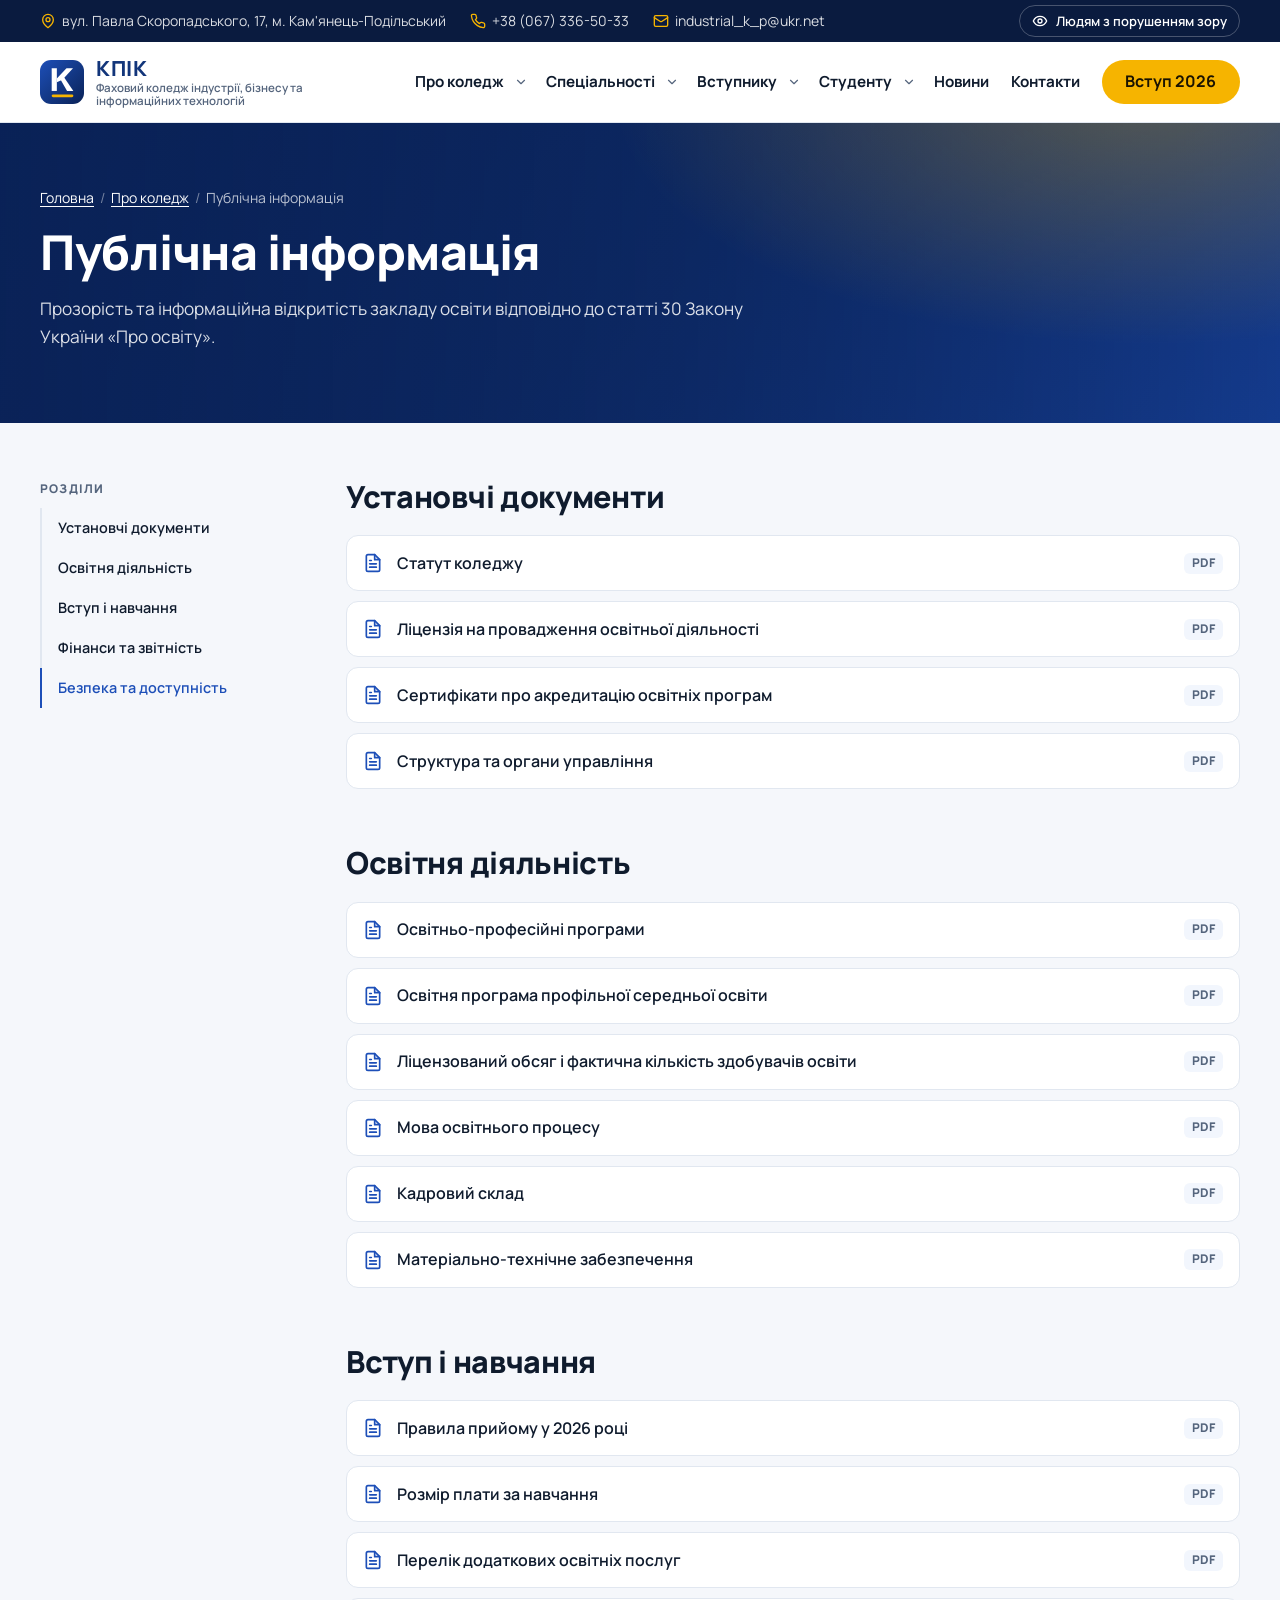
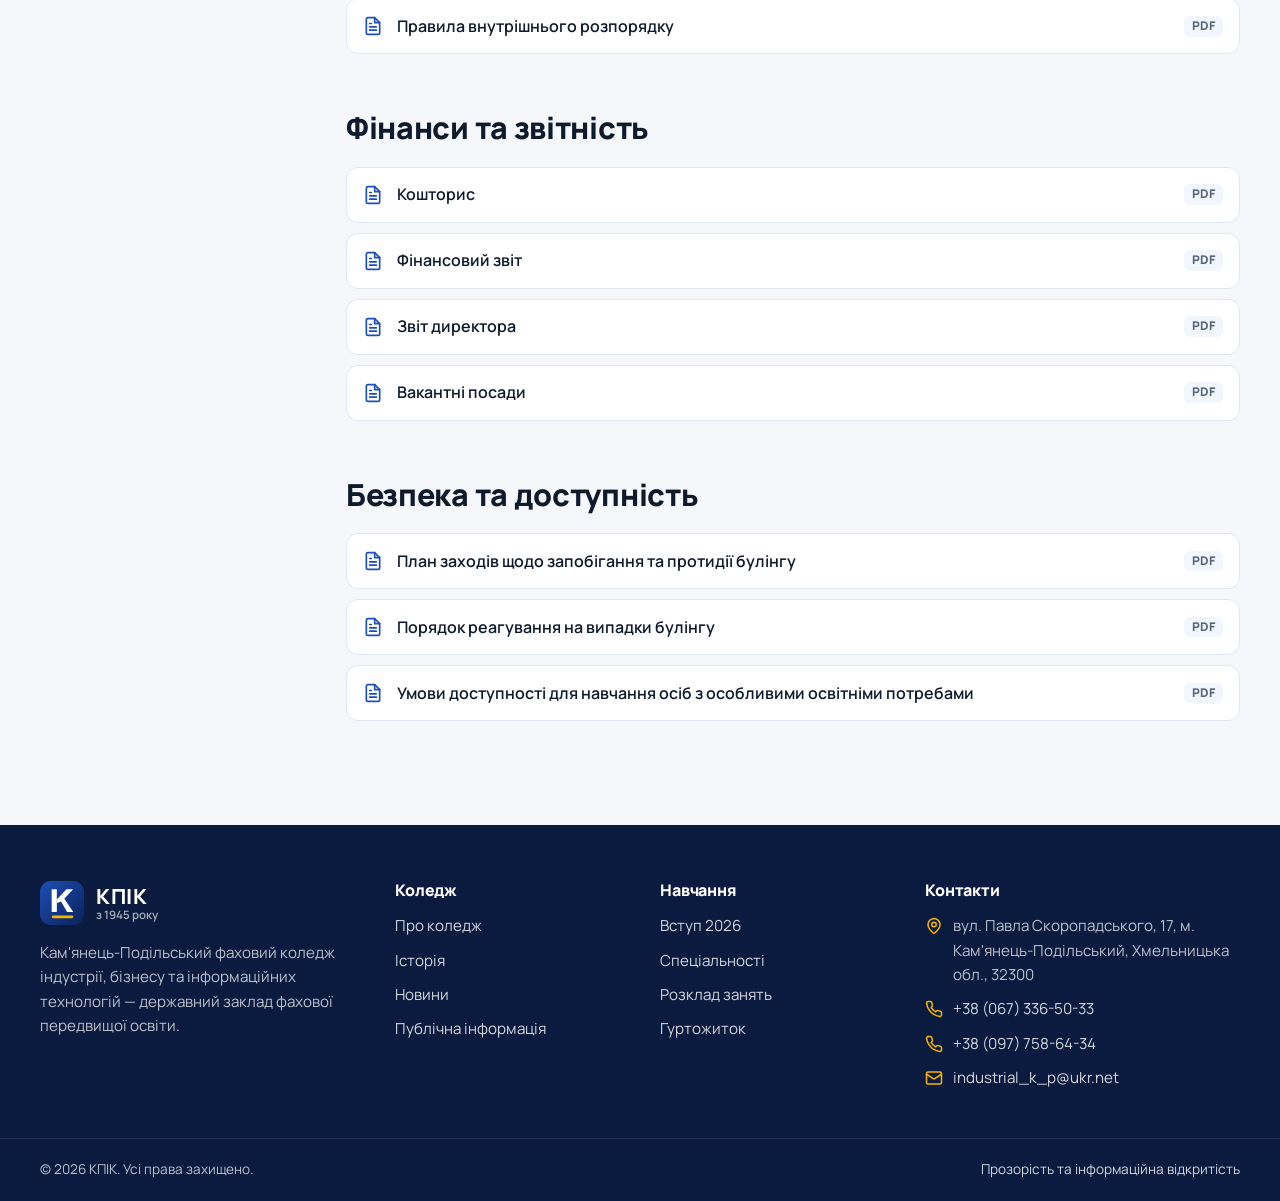
<file: transparency.html>
<!doctype html>
<html lang="uk">
<head>
  <meta charset="utf-8">
  <meta name="viewport" content="width=device-width, initial-scale=1">
  <title>Публічна інформація — КПІК</title>
  <meta name="description" content="Прозорість та інформаційна відкритість коледжу: статут, ліцензії, освітні програми, правила прийому, кошторис і звіти.">
  <meta name="theme-color" content="#12357a">
  <meta property="og:type" content="website">
  <meta property="og:locale" content="uk_UA">
  <meta property="og:site_name" content="КПІК">
  <meta property="og:title" content="Публічна інформація — КПІК">
  <meta property="og:description" content="Прозорість та інформаційна відкритість коледжу: статут, ліцензії, освітні програми, правила прийому, кошторис і звіти.">
  <link rel="icon" href="assets/img/logo.svg" type="image/svg+xml">
  <link rel="preconnect" href="https://fonts.googleapis.com">
  <link rel="preconnect" href="https://fonts.gstatic.com" crossorigin>
  <link rel="stylesheet" href="https://fonts.googleapis.com/css2?family=Manrope:wght@400;500;600;700;800&amp;display=swap">
  <link rel="stylesheet" href="assets/css/style.css">
  <script>
    (function () {
      var d = document.documentElement;
      try { if (localStorage.getItem("kpik-a11y") === "1") d.classList.add("a11y"); } catch (e) {}
      if (d.classList.contains("a11y") || window.matchMedia("(prefers-reduced-motion: reduce)").matches) return;
      d.classList.add("anim");
      setTimeout(function () { if (!window.__kpikAnim) d.classList.remove("anim"); }, 3000);
    })();
  </script>
  <script src="assets/vendor/anime.umd.min.js" defer></script>
  <script src="assets/js/main.js" defer></script>
</head>
<body>
  <a class="skip-link" href="#main">Перейти до основного вмісту</a>

  <div class="topbar">
    <div class="container topbar__inner">
      <ul class="topbar__contacts">
        <li class="topbar__address"><svg class="icon" viewBox="0 0 24 24" aria-hidden="true" focusable="false"><path d="M20 10c0 6-8 12-8 12s-8-6-8-12a8 8 0 0 1 16 0Z"/><circle cx="12" cy="10" r="3"/></svg><span>вул. Павла Скоропадського, 17, м. Кам'янець-Подільський</span></li>
        <li><svg class="icon" viewBox="0 0 24 24" aria-hidden="true" focusable="false"><path d="M22 16.92v3a2 2 0 0 1-2.18 2 19.79 19.79 0 0 1-8.63-3.07 19.5 19.5 0 0 1-6-6 19.79 19.79 0 0 1-3.07-8.67A2 2 0 0 1 4.11 2h3a2 2 0 0 1 2 1.72c.13.96.36 1.9.7 2.81a2 2 0 0 1-.45 2.11L8.09 9.91a16 16 0 0 0 6 6l1.27-1.27a2 2 0 0 1 2.11-.45c.91.34 1.85.57 2.81.7A2 2 0 0 1 22 16.92z"/></svg><a href="tel:+380673365033">+38 (067) 336-50-33</a></li>
        <li><svg class="icon" viewBox="0 0 24 24" aria-hidden="true" focusable="false"><rect x="2" y="4" width="20" height="16" rx="2"/><path d="m22 7-8.97 5.7a1.94 1.94 0 0 1-2.06 0L2 7"/></svg><a href="mailto:industrial_k_p@ukr.net">industrial_k_p@ukr.net</a></li>
      </ul>
      <button class="a11y-toggle" type="button" aria-pressed="false" data-a11y-toggle><svg class="icon" viewBox="0 0 24 24" aria-hidden="true" focusable="false"><path d="M2 12s3-7 10-7 10 7 10 7-3 7-10 7-10-7-10-7Z"/><circle cx="12" cy="12" r="3"/></svg><span>Людям з порушенням зору</span></button>
    </div>
  </div>

  <header class="header" data-header>
    <div class="container header__inner">
      <a class="brand" href="index.html" aria-label="КПІК — на головну сторінку">
        <img src="assets/img/logo.svg" alt="" width="44" height="44">
        <span class="brand__text">
          <strong>КПІК</strong>
          <span>Фаховий коледж індустрії, бізнесу та інформаційних технологій</span>
        </span>
      </a>

      <nav class="nav" id="site-nav" aria-label="Головне меню" data-nav>
        <div class="nav__head">
          <span class="nav__title">Меню</span>
          <button class="icon-btn" type="button" data-nav-close><svg class="icon" viewBox="0 0 24 24" aria-hidden="true" focusable="false"><path d="M18 6 6 18M6 6l12 12"/></svg><span class="visually-hidden">Закрити меню</span></button>
        </div>
        <ul class="nav__list">
          <li class="nav__item nav__item--home"><a class="nav__link" href="index.html">Головна</a></li>
          <li class="nav__item has-sub">
            <div class="nav__row">
              <a class="nav__link" href="about.html">Про коледж</a>
              <button class="nav__sub-toggle" type="button" aria-expanded="false" aria-controls="sub-about" data-sub-toggle><svg class="icon" viewBox="0 0 24 24" aria-hidden="true" focusable="false"><path d="m6 9 6 6 6-6"/></svg><span class="visually-hidden">Підменю «Про коледж»</span></button>
            </div>
            <ul class="nav__sub" id="sub-about">
              <li><a href="about.html#history">Історія</a></li>
              <li><a href="about.html#administration">Адміністрація</a></li>
              <li><a href="about.html#departments">Відділення</a></li>
              <li><a href="about.html#base">Матеріальна база</a></li>
              <li><a href="about.html#international">Міжнародна співпраця</a></li>
              <li><a href="transparency.html" aria-current="page">Публічна інформація</a></li>
            </ul>
          </li>
          <li class="nav__item has-sub">
            <div class="nav__row">
              <a class="nav__link" href="specialties.html">Спеціальності</a>
              <button class="nav__sub-toggle" type="button" aria-expanded="false" aria-controls="sub-specialties" data-sub-toggle><svg class="icon" viewBox="0 0 24 24" aria-hidden="true" focusable="false"><path d="m6 9 6 6 6-6"/></svg><span class="visually-hidden">Підменю «Спеціальності»</span></button>
            </div>
            <ul class="nav__sub" id="sub-specialties">
              <li><a href="specialties.html#computer">Відділення комп'ютерних технологій</a></li>
              <li><a href="specialties.html#geo">Відділення геотехнологій</a></li>
              <li><a href="specialties.html#energy">Відділення енергетики та бізнесу</a></li>
            </ul>
          </li>
          <li class="nav__item has-sub">
            <div class="nav__row">
              <a class="nav__link" href="admission.html">Вступнику</a>
              <button class="nav__sub-toggle" type="button" aria-expanded="false" aria-controls="sub-admission" data-sub-toggle><svg class="icon" viewBox="0 0 24 24" aria-hidden="true" focusable="false"><path d="m6 9 6 6 6-6"/></svg><span class="visually-hidden">Підменю «Вступнику»</span></button>
            </div>
            <ul class="nav__sub" id="sub-admission">
              <li><a href="admission.html#rules">Правила прийому 2026</a></li>
              <li><a href="admission.html#programs">Спеціальності та програми</a></li>
              <li><a href="admission.html#steps">Етапи вступу</a></li>
              <li><a href="admission.html#documents">Перелік документів</a></li>
              <li><a href="admission.html#committee">Приймальна комісія</a></li>
              <li><a href="admission.html#faq">Питання та відповіді</a></li>
            </ul>
          </li>
          <li class="nav__item has-sub">
            <div class="nav__row">
              <a class="nav__link" href="students.html">Студенту</a>
              <button class="nav__sub-toggle" type="button" aria-expanded="false" aria-controls="sub-students" data-sub-toggle><svg class="icon" viewBox="0 0 24 24" aria-hidden="true" focusable="false"><path d="m6 9 6 6 6-6"/></svg><span class="visually-hidden">Підменю «Студенту»</span></button>
            </div>
            <ul class="nav__sub" id="sub-students">
              <li><a href="students.html#schedule">Розклад занять</a></li>
              <li><a href="students.html#distance">Дистанційне навчання</a></li>
              <li><a href="students.html#library">Бібліотека</a></li>
              <li><a href="students.html#dorm">Гуртожиток</a></li>
              <li><a href="students.html#self-government">Студентське самоврядування</a></li>
              <li><a href="students.html#psychology">Психологічна служба</a></li>
              <li><a href="students.html#safety">Безпека</a></li>
            </ul>
          </li>
          <li class="nav__item"><a class="nav__link" href="news.html">Новини</a></li>
          <li class="nav__item"><a class="nav__link" href="contacts.html">Контакти</a></li>
        </ul>
        <div class="nav__extra">
          <a class="btn btn--accent btn--block" href="admission.html"><svg class="icon" viewBox="0 0 24 24" aria-hidden="true" focusable="false"><path d="M22 10 12 5 2 10l10 5 10-5z"/><path d="M6 12v5c3 3 9 3 12 0v-5"/></svg> Вступ 2026</a>
          <a class="nav__contact" href="tel:+380977586434"><svg class="icon" viewBox="0 0 24 24" aria-hidden="true" focusable="false"><path d="M22 16.92v3a2 2 0 0 1-2.18 2 19.79 19.79 0 0 1-8.63-3.07 19.5 19.5 0 0 1-6-6 19.79 19.79 0 0 1-3.07-8.67A2 2 0 0 1 4.11 2h3a2 2 0 0 1 2 1.72c.13.96.36 1.9.7 2.81a2 2 0 0 1-.45 2.11L8.09 9.91a16 16 0 0 0 6 6l1.27-1.27a2 2 0 0 1 2.11-.45c.91.34 1.85.57 2.81.7A2 2 0 0 1 22 16.92z"/></svg><span><small>Приймальна комісія</small>+38 (097) 758-64-34</span></a>
          <a class="nav__contact" href="tel:+380673365033"><svg class="icon" viewBox="0 0 24 24" aria-hidden="true" focusable="false"><path d="M22 16.92v3a2 2 0 0 1-2.18 2 19.79 19.79 0 0 1-8.63-3.07 19.5 19.5 0 0 1-6-6 19.79 19.79 0 0 1-3.07-8.67A2 2 0 0 1 4.11 2h3a2 2 0 0 1 2 1.72c.13.96.36 1.9.7 2.81a2 2 0 0 1-.45 2.11L8.09 9.91a16 16 0 0 0 6 6l1.27-1.27a2 2 0 0 1 2.11-.45c.91.34 1.85.57 2.81.7A2 2 0 0 1 22 16.92z"/></svg><span><small>Приймальна директора</small>+38 (067) 336-50-33</span></a>
          <a class="nav__contact" href="mailto:industrial_k_p@ukr.net"><svg class="icon" viewBox="0 0 24 24" aria-hidden="true" focusable="false"><rect x="2" y="4" width="20" height="16" rx="2"/><path d="m22 7-8.97 5.7a1.94 1.94 0 0 1-2.06 0L2 7"/></svg><span><small>Електронна пошта</small>industrial_k_p@ukr.net</span></a>
          <button class="btn btn--outline btn--block" type="button" aria-pressed="false" data-a11y-toggle><svg class="icon" viewBox="0 0 24 24" aria-hidden="true" focusable="false"><path d="M2 12s3-7 10-7 10 7 10 7-3 7-10 7-10-7-10-7Z"/><circle cx="12" cy="12" r="3"/></svg> Людям з порушенням зору</button>
        </div>
      </nav>

      <a class="btn btn--accent header__cta" href="admission.html">Вступ 2026</a>
      <button class="icon-btn burger" type="button" aria-expanded="false" aria-controls="site-nav" data-burger><svg class="icon" viewBox="0 0 24 24" aria-hidden="true" focusable="false"><path d="M4 6h16M4 12h16M4 18h16"/></svg><span class="visually-hidden">Відкрити меню</span></button>
    </div>
  </header>
  <div class="nav-overlay" data-nav-overlay hidden></div>

  <main id="main">
    <section class="page-hero">
      <div class="container">
        <nav class="breadcrumbs" aria-label="Навігаційний ланцюжок">
          <ol>
            <li><a href="index.html">Головна</a></li>
            <li><a href="about.html">Про коледж</a></li>
            <li aria-current="page">Публічна інформація</li>
          </ol>
        </nav>
        <h1>Публічна інформація</h1>
        <p>Прозорість та інформаційна відкритість закладу освіти відповідно до статті 30 Закону України «Про освіту».</p>
      </div>
    </section>

    <div class="container page-layout">
      <aside class="toc" aria-label="На цій сторінці">
        <div class="toc__inner">
          <p class="toc__title">Розділи</p>
          <ul>
            <li><a href="#founding">Установчі документи</a></li>
            <li><a href="#education">Освітня діяльність</a></li>
            <li><a href="#admission">Вступ і навчання</a></li>
            <li><a href="#finance">Фінанси та звітність</a></li>
            <li><a href="#safety">Безпека та доступність</a></li>
          </ul>
        </div>
      </aside>

      <div class="content">
        <!-- Замініть href="#" на посилання на відповідні PDF-документи. -->
        <section id="founding" aria-labelledby="founding-title">
          <h2 id="founding-title">Установчі документи</h2>
          <ul class="doc-list">
            <li><a class="doc" href="#"><svg class="icon" viewBox="0 0 24 24" aria-hidden="true" focusable="false"><path d="M14 2H6a2 2 0 0 0-2 2v16a2 2 0 0 0 2 2h12a2 2 0 0 0 2-2V8z"/><path d="M14 2v6h6M16 13H8M16 17H8M10 9H8"/></svg><span>Статут коледжу</span><span class="doc__meta">PDF</span></a></li>
            <li><a class="doc" href="#"><svg class="icon" viewBox="0 0 24 24" aria-hidden="true" focusable="false"><path d="M14 2H6a2 2 0 0 0-2 2v16a2 2 0 0 0 2 2h12a2 2 0 0 0 2-2V8z"/><path d="M14 2v6h6M16 13H8M16 17H8M10 9H8"/></svg><span>Ліцензія на провадження освітньої діяльності</span><span class="doc__meta">PDF</span></a></li>
            <li><a class="doc" href="#"><svg class="icon" viewBox="0 0 24 24" aria-hidden="true" focusable="false"><path d="M14 2H6a2 2 0 0 0-2 2v16a2 2 0 0 0 2 2h12a2 2 0 0 0 2-2V8z"/><path d="M14 2v6h6M16 13H8M16 17H8M10 9H8"/></svg><span>Сертифікати про акредитацію освітніх програм</span><span class="doc__meta">PDF</span></a></li>
            <li><a class="doc" href="#"><svg class="icon" viewBox="0 0 24 24" aria-hidden="true" focusable="false"><path d="M14 2H6a2 2 0 0 0-2 2v16a2 2 0 0 0 2 2h12a2 2 0 0 0 2-2V8z"/><path d="M14 2v6h6M16 13H8M16 17H8M10 9H8"/></svg><span>Структура та органи управління</span><span class="doc__meta">PDF</span></a></li>
          </ul>
        </section>

        <section id="education" aria-labelledby="education-title">
          <h2 id="education-title">Освітня діяльність</h2>
          <ul class="doc-list">
            <li><a class="doc" href="#"><svg class="icon" viewBox="0 0 24 24" aria-hidden="true" focusable="false"><path d="M14 2H6a2 2 0 0 0-2 2v16a2 2 0 0 0 2 2h12a2 2 0 0 0 2-2V8z"/><path d="M14 2v6h6M16 13H8M16 17H8M10 9H8"/></svg><span>Освітньо-професійні програми</span><span class="doc__meta">PDF</span></a></li>
            <li><a class="doc" href="#"><svg class="icon" viewBox="0 0 24 24" aria-hidden="true" focusable="false"><path d="M14 2H6a2 2 0 0 0-2 2v16a2 2 0 0 0 2 2h12a2 2 0 0 0 2-2V8z"/><path d="M14 2v6h6M16 13H8M16 17H8M10 9H8"/></svg><span>Освітня програма профільної середньої освіти</span><span class="doc__meta">PDF</span></a></li>
            <li><a class="doc" href="#"><svg class="icon" viewBox="0 0 24 24" aria-hidden="true" focusable="false"><path d="M14 2H6a2 2 0 0 0-2 2v16a2 2 0 0 0 2 2h12a2 2 0 0 0 2-2V8z"/><path d="M14 2v6h6M16 13H8M16 17H8M10 9H8"/></svg><span>Ліцензований обсяг і фактична кількість здобувачів освіти</span><span class="doc__meta">PDF</span></a></li>
            <li><a class="doc" href="#"><svg class="icon" viewBox="0 0 24 24" aria-hidden="true" focusable="false"><path d="M14 2H6a2 2 0 0 0-2 2v16a2 2 0 0 0 2 2h12a2 2 0 0 0 2-2V8z"/><path d="M14 2v6h6M16 13H8M16 17H8M10 9H8"/></svg><span>Мова освітнього процесу</span><span class="doc__meta">PDF</span></a></li>
            <li><a class="doc" href="#"><svg class="icon" viewBox="0 0 24 24" aria-hidden="true" focusable="false"><path d="M14 2H6a2 2 0 0 0-2 2v16a2 2 0 0 0 2 2h12a2 2 0 0 0 2-2V8z"/><path d="M14 2v6h6M16 13H8M16 17H8M10 9H8"/></svg><span>Кадровий склад</span><span class="doc__meta">PDF</span></a></li>
            <li><a class="doc" href="#"><svg class="icon" viewBox="0 0 24 24" aria-hidden="true" focusable="false"><path d="M14 2H6a2 2 0 0 0-2 2v16a2 2 0 0 0 2 2h12a2 2 0 0 0 2-2V8z"/><path d="M14 2v6h6M16 13H8M16 17H8M10 9H8"/></svg><span>Матеріально-технічне забезпечення</span><span class="doc__meta">PDF</span></a></li>
          </ul>
        </section>

        <section id="admission" aria-labelledby="admission-title">
          <h2 id="admission-title">Вступ і навчання</h2>
          <ul class="doc-list">
            <li><a class="doc" href="#"><svg class="icon" viewBox="0 0 24 24" aria-hidden="true" focusable="false"><path d="M14 2H6a2 2 0 0 0-2 2v16a2 2 0 0 0 2 2h12a2 2 0 0 0 2-2V8z"/><path d="M14 2v6h6M16 13H8M16 17H8M10 9H8"/></svg><span>Правила прийому у 2026 році</span><span class="doc__meta">PDF</span></a></li>
            <li><a class="doc" href="#"><svg class="icon" viewBox="0 0 24 24" aria-hidden="true" focusable="false"><path d="M14 2H6a2 2 0 0 0-2 2v16a2 2 0 0 0 2 2h12a2 2 0 0 0 2-2V8z"/><path d="M14 2v6h6M16 13H8M16 17H8M10 9H8"/></svg><span>Розмір плати за навчання</span><span class="doc__meta">PDF</span></a></li>
            <li><a class="doc" href="#"><svg class="icon" viewBox="0 0 24 24" aria-hidden="true" focusable="false"><path d="M14 2H6a2 2 0 0 0-2 2v16a2 2 0 0 0 2 2h12a2 2 0 0 0 2-2V8z"/><path d="M14 2v6h6M16 13H8M16 17H8M10 9H8"/></svg><span>Перелік додаткових освітніх послуг</span><span class="doc__meta">PDF</span></a></li>
            <li><a class="doc" href="#"><svg class="icon" viewBox="0 0 24 24" aria-hidden="true" focusable="false"><path d="M14 2H6a2 2 0 0 0-2 2v16a2 2 0 0 0 2 2h12a2 2 0 0 0 2-2V8z"/><path d="M14 2v6h6M16 13H8M16 17H8M10 9H8"/></svg><span>Правила внутрішнього розпорядку</span><span class="doc__meta">PDF</span></a></li>
          </ul>
        </section>

        <section id="finance" aria-labelledby="finance-title">
          <h2 id="finance-title">Фінанси та звітність</h2>
          <ul class="doc-list">
            <li><a class="doc" href="#"><svg class="icon" viewBox="0 0 24 24" aria-hidden="true" focusable="false"><path d="M14 2H6a2 2 0 0 0-2 2v16a2 2 0 0 0 2 2h12a2 2 0 0 0 2-2V8z"/><path d="M14 2v6h6M16 13H8M16 17H8M10 9H8"/></svg><span>Кошторис</span><span class="doc__meta">PDF</span></a></li>
            <li><a class="doc" href="#"><svg class="icon" viewBox="0 0 24 24" aria-hidden="true" focusable="false"><path d="M14 2H6a2 2 0 0 0-2 2v16a2 2 0 0 0 2 2h12a2 2 0 0 0 2-2V8z"/><path d="M14 2v6h6M16 13H8M16 17H8M10 9H8"/></svg><span>Фінансовий звіт</span><span class="doc__meta">PDF</span></a></li>
            <li><a class="doc" href="#"><svg class="icon" viewBox="0 0 24 24" aria-hidden="true" focusable="false"><path d="M14 2H6a2 2 0 0 0-2 2v16a2 2 0 0 0 2 2h12a2 2 0 0 0 2-2V8z"/><path d="M14 2v6h6M16 13H8M16 17H8M10 9H8"/></svg><span>Звіт директора</span><span class="doc__meta">PDF</span></a></li>
            <li><a class="doc" href="#"><svg class="icon" viewBox="0 0 24 24" aria-hidden="true" focusable="false"><path d="M14 2H6a2 2 0 0 0-2 2v16a2 2 0 0 0 2 2h12a2 2 0 0 0 2-2V8z"/><path d="M14 2v6h6M16 13H8M16 17H8M10 9H8"/></svg><span>Вакантні посади</span><span class="doc__meta">PDF</span></a></li>
          </ul>
        </section>

        <section id="safety" aria-labelledby="safety-title">
          <h2 id="safety-title">Безпека та доступність</h2>
          <ul class="doc-list">
            <li><a class="doc" href="#"><svg class="icon" viewBox="0 0 24 24" aria-hidden="true" focusable="false"><path d="M14 2H6a2 2 0 0 0-2 2v16a2 2 0 0 0 2 2h12a2 2 0 0 0 2-2V8z"/><path d="M14 2v6h6M16 13H8M16 17H8M10 9H8"/></svg><span>План заходів щодо запобігання та протидії булінгу</span><span class="doc__meta">PDF</span></a></li>
            <li><a class="doc" href="#"><svg class="icon" viewBox="0 0 24 24" aria-hidden="true" focusable="false"><path d="M14 2H6a2 2 0 0 0-2 2v16a2 2 0 0 0 2 2h12a2 2 0 0 0 2-2V8z"/><path d="M14 2v6h6M16 13H8M16 17H8M10 9H8"/></svg><span>Порядок реагування на випадки булінгу</span><span class="doc__meta">PDF</span></a></li>
            <li><a class="doc" href="#"><svg class="icon" viewBox="0 0 24 24" aria-hidden="true" focusable="false"><path d="M14 2H6a2 2 0 0 0-2 2v16a2 2 0 0 0 2 2h12a2 2 0 0 0 2-2V8z"/><path d="M14 2v6h6M16 13H8M16 17H8M10 9H8"/></svg><span>Умови доступності для навчання осіб з особливими освітніми потребами</span><span class="doc__meta">PDF</span></a></li>
          </ul>
        </section>
      </div>
    </div>
  </main>

  <footer class="footer">
    <div class="container footer__grid">
      <div class="footer__brand">
        <a class="brand brand--light" href="index.html" aria-label="КПІК — на головну сторінку">
          <img src="assets/img/logo.svg" alt="" width="44" height="44">
          <span class="brand__text"><strong>КПІК</strong><span>з 1945 року</span></span>
        </a>
        <p>Кам'янець-Подільський фаховий коледж індустрії, бізнесу та інформаційних технологій — державний заклад фахової передвищої освіти.</p>
      </div>
      <div>
        <h2 class="footer__title">Коледж</h2>
        <ul>
          <li><a href="about.html">Про коледж</a></li>
          <li><a href="about.html#history">Історія</a></li>
          <li><a href="news.html">Новини</a></li>
          <li><a href="transparency.html">Публічна інформація</a></li>
        </ul>
      </div>
      <div>
        <h2 class="footer__title">Навчання</h2>
        <ul>
          <li><a href="admission.html">Вступ 2026</a></li>
          <li><a href="specialties.html">Спеціальності</a></li>
          <li><a href="students.html#schedule">Розклад занять</a></li>
          <li><a href="students.html#dorm">Гуртожиток</a></li>
        </ul>
      </div>
      <div>
        <h2 class="footer__title">Контакти</h2>
        <ul class="footer__contacts">
          <li><svg class="icon" viewBox="0 0 24 24" aria-hidden="true" focusable="false"><path d="M20 10c0 6-8 12-8 12s-8-6-8-12a8 8 0 0 1 16 0Z"/><circle cx="12" cy="10" r="3"/></svg><span>вул. Павла Скоропадського, 17, м. Кам'янець-Подільський, Хмельницька обл., 32300</span></li>
          <li><svg class="icon" viewBox="0 0 24 24" aria-hidden="true" focusable="false"><path d="M22 16.92v3a2 2 0 0 1-2.18 2 19.79 19.79 0 0 1-8.63-3.07 19.5 19.5 0 0 1-6-6 19.79 19.79 0 0 1-3.07-8.67A2 2 0 0 1 4.11 2h3a2 2 0 0 1 2 1.72c.13.96.36 1.9.7 2.81a2 2 0 0 1-.45 2.11L8.09 9.91a16 16 0 0 0 6 6l1.27-1.27a2 2 0 0 1 2.11-.45c.91.34 1.85.57 2.81.7A2 2 0 0 1 22 16.92z"/></svg><a href="tel:+380673365033">+38 (067) 336-50-33</a></li>
          <li><svg class="icon" viewBox="0 0 24 24" aria-hidden="true" focusable="false"><path d="M22 16.92v3a2 2 0 0 1-2.18 2 19.79 19.79 0 0 1-8.63-3.07 19.5 19.5 0 0 1-6-6 19.79 19.79 0 0 1-3.07-8.67A2 2 0 0 1 4.11 2h3a2 2 0 0 1 2 1.72c.13.96.36 1.9.7 2.81a2 2 0 0 1-.45 2.11L8.09 9.91a16 16 0 0 0 6 6l1.27-1.27a2 2 0 0 1 2.11-.45c.91.34 1.85.57 2.81.7A2 2 0 0 1 22 16.92z"/></svg><a href="tel:+380977586434">+38 (097) 758-64-34</a></li>
          <li><svg class="icon" viewBox="0 0 24 24" aria-hidden="true" focusable="false"><rect x="2" y="4" width="20" height="16" rx="2"/><path d="m22 7-8.97 5.7a1.94 1.94 0 0 1-2.06 0L2 7"/></svg><a href="mailto:industrial_k_p@ukr.net">industrial_k_p@ukr.net</a></li>
        </ul>
      </div>
    </div>
    <div class="footer__bottom">
      <div class="container footer__bottom-inner">
        <p>© <span data-year>2026</span> КПІК. Усі права захищено.</p>
        <p><a href="transparency.html">Прозорість та інформаційна відкритість</a></p>
      </div>
    </div>
  </footer>

  <button class="to-top" type="button" data-to-top><svg class="icon" viewBox="0 0 24 24" aria-hidden="true" focusable="false"><path d="M12 19V5M5 12l7-7 7 7"/></svg><span class="visually-hidden">Повернутися нагору</span></button>
</body>
</html>
</file>
<file: assets/css/style.css>
/* ==========================================================================
   КПІК — стилі сайту (mobile-first)
   ========================================================================== */

:root {
  color-scheme: light;
  --c-primary: #12357a;
  --c-primary-700: #0c2659;
  --c-primary-900: #0a1b3f;
  --c-primary-500: #1d4fb8;
  --c-primary-100: #e4ecfb;
  --c-primary-50: #f2f6fd;
  --c-accent: #f6b400;
  --c-accent-600: #dda200;
  --c-accent-100: #fff4d1;
  --c-text: #0f1b2d;
  --c-body: #2a3a52;
  --c-muted: #55657d;
  --c-border: #e1e7f0;
  --c-bg: #f5f7fb;
  --c-surface: #ffffff;
  --c-success: #0f8a68;
  --c-danger: #b42318;

  --dept-computer: #2357d6;
  --dept-computer-ink: #1d4ed8;
  --dept-geo: #0b8466;
  --dept-geo-ink: #0a7259;
  --dept-energy: #b85c00;
  --dept-energy-ink: #9a4d00;

  --font: "Manrope", system-ui, -apple-system, "Segoe UI", Roboto, Arial, sans-serif;
  --radius-sm: 10px;
  --radius: 16px;
  --radius-lg: 24px;
  --shadow-sm: 0 1px 2px rgba(15, 27, 45, .05), 0 1px 3px rgba(15, 27, 45, .07);
  --shadow: 0 12px 32px -14px rgba(15, 27, 45, .22);
  --shadow-lg: 0 24px 60px -20px rgba(12, 38, 89, .4);
  --container: 1200px;
  --gutter: 16px;
  --header-h: 68px;
  --ease: cubic-bezier(.2, .7, .2, 1);
  --hero-gradient: linear-gradient(135deg, #0a2257 0%, #12357a 50%, #1d4fb8 100%);
}

@media (min-width: 640px) {
  :root { --gutter: 24px; }
}

@media (min-width: 1100px) {
  :root { --header-h: 80px; }
}

/* ---------- Базові стилі ---------- */

*,
*::before,
*::after { box-sizing: border-box; }

html {
  -webkit-text-size-adjust: 100%;
  text-size-adjust: 100%;
  scroll-behavior: smooth;
  scroll-padding-top: calc(var(--header-h) + 16px);
}

body {
  margin: 0;
  font-family: var(--font);
  font-size: 1rem;
  line-height: 1.6;
  color: var(--c-text);
  background: var(--c-bg);
  -webkit-font-smoothing: antialiased;
  overflow-x: hidden;
}

body.nav-open { overflow: hidden; }

img,
svg { display: block; max-width: 100%; }

img { height: auto; }

a {
  color: var(--c-primary-500);
  text-decoration-thickness: 1px;
  text-underline-offset: 3px;
}

a:hover { color: var(--c-primary); }

h1, h2, h3, h4 {
  margin: 0 0 .5em;
  line-height: 1.2;
  font-weight: 800;
  letter-spacing: -.01em;
  color: var(--c-text);
}

h1 { font-size: clamp(2rem, 1.4rem + 3vw, 3.5rem); }
h2 { font-size: clamp(1.55rem, 1.25rem + 1.5vw, 2.35rem); }
h3 { font-size: clamp(1.1rem, 1.04rem + .35vw, 1.3rem); }

p { margin: 0 0 1em; }

ul, ol { margin: 0 0 1em; padding-left: 1.25em; }

figure { margin: 0; }

table { border-collapse: collapse; width: 100%; }

:focus-visible {
  outline: 3px solid var(--c-accent);
  outline-offset: 2px;
  border-radius: 4px;
}

.visually-hidden {
  position: absolute !important;
  width: 1px;
  height: 1px;
  padding: 0;
  margin: -1px;
  overflow: hidden;
  clip: rect(0 0 0 0);
  white-space: nowrap;
  border: 0;
}

.skip-link {
  position: absolute;
  left: 16px;
  top: -100px;
  z-index: 300;
  padding: 10px 16px;
  border-radius: 8px;
  background: var(--c-accent);
  color: #1a1300;
  font-weight: 700;
  text-decoration: none;
}

.skip-link:focus { top: 12px; }

.container {
  width: 100%;
  max-width: calc(var(--container) + var(--gutter) * 2);
  margin-inline: auto;
  padding-inline: var(--gutter);
}

.icon {
  width: 1.25em;
  height: 1.25em;
  flex: none;
  fill: none;
  stroke: currentColor;
  stroke-width: 2;
  stroke-linecap: round;
  stroke-linejoin: round;
}

.muted { color: var(--c-muted); }

/* ---------- Кнопки ---------- */

.btn {
  display: inline-flex;
  align-items: center;
  justify-content: center;
  gap: .5em;
  min-height: 48px;
  padding: .7em 1.35em;
  border: 2px solid transparent;
  border-radius: 999px;
  font: inherit;
  font-size: 1rem;
  font-weight: 700;
  line-height: 1.2;
  text-align: center;
  text-decoration: none;
  cursor: pointer;
  transition: background-color .2s, color .2s, border-color .2s, transform .2s var(--ease), box-shadow .2s;
}

.btn:hover { transform: translateY(-1px); }
.btn:active { transform: none; }

.btn--lg { min-height: 54px; padding-inline: 1.6em; }
.btn--block { width: 100%; }

.btn--primary { background: var(--c-primary); color: #fff; }
.btn--primary:hover { background: var(--c-primary-700); color: #fff; box-shadow: var(--shadow); }

.btn--accent { background: var(--c-accent); color: #1a1300; }
.btn--accent:hover { background: var(--c-accent-600); color: #1a1300; box-shadow: 0 10px 24px -12px rgba(246, 180, 0, .8); }

.btn--outline { border-color: var(--c-primary-500); color: var(--c-primary-500); background: transparent; }
.btn--outline:hover { background: var(--c-primary-50); color: var(--c-primary); }

.btn--outline-dark { border-color: #1a1300; color: #1a1300; background: transparent; }
.btn--outline-dark:hover { background: rgba(0, 0, 0, .06); color: #1a1300; }

.btn--ghost-light { border-color: rgba(255, 255, 255, .55); color: #fff; background: rgba(255, 255, 255, .04); }
.btn--ghost-light:hover { background: rgba(255, 255, 255, .14); color: #fff; }

.icon-btn {
  display: inline-flex;
  align-items: center;
  justify-content: center;
  width: 48px;
  height: 48px;
  flex: none;
  border: 1px solid var(--c-border);
  border-radius: 12px;
  background: var(--c-surface);
  color: var(--c-text);
  cursor: pointer;
}

.icon-btn .icon { width: 24px; height: 24px; }
.icon-btn:hover { background: var(--c-primary-50); }

/* ---------- Верхня смуга ---------- */

.topbar {
  display: none;
  background: var(--c-primary-900);
  color: rgba(255, 255, 255, .85);
  font-size: .875rem;
}

@media (min-width: 768px) {
  .topbar { display: block; }
}

.topbar__inner {
  display: flex;
  align-items: center;
  justify-content: space-between;
  gap: 16px;
  min-height: 42px;
}

.topbar__contacts {
  display: flex;
  flex-wrap: wrap;
  gap: 4px 24px;
  margin: 0;
  padding: 0;
  list-style: none;
}

.topbar__contacts li { display: flex; align-items: center; gap: 6px; }
.topbar__contacts .icon { width: 16px; height: 16px; color: var(--c-accent); }
.topbar a { color: inherit; text-decoration: none; }
.topbar a:hover { color: #fff; text-decoration: underline; }

.topbar__address { display: none !important; }

@media (min-width: 1100px) {
  .topbar__address { display: flex !important; }
}

.a11y-toggle {
  display: inline-flex;
  align-items: center;
  gap: 8px;
  min-height: 32px;
  padding: 4px 12px;
  border: 1px solid rgba(255, 255, 255, .25);
  border-radius: 999px;
  background: transparent;
  color: #fff;
  font: inherit;
  font-size: .8125rem;
  font-weight: 600;
  cursor: pointer;
}

.a11y-toggle .icon { width: 16px; height: 16px; }
.a11y-toggle:hover,
.a11y-toggle[aria-pressed="true"] { background: var(--c-accent); border-color: var(--c-accent); color: #1a1300; }

/* ---------- Шапка ---------- */

.header {
  position: sticky;
  top: 0;
  z-index: 100;
  background: var(--c-surface);
  border-bottom: 1px solid var(--c-border);
  transition: box-shadow .2s;
}

.header.is-scrolled { box-shadow: 0 8px 24px -14px rgba(15, 27, 45, .3); }

.header__inner {
  display: flex;
  align-items: center;
  gap: 12px;
  min-height: var(--header-h);
}

.brand {
  display: flex;
  align-items: center;
  gap: 12px;
  min-width: 0;
  margin-right: auto;
  color: var(--c-text);
  text-decoration: none;
}

.brand img { width: 44px; height: 44px; flex: none; }

.brand__text {
  display: flex;
  flex-direction: column;
  min-width: 0;
  line-height: 1.15;
}

.brand__text strong {
  font-size: 1.3rem;
  font-weight: 800;
  letter-spacing: .03em;
  color: var(--c-primary);
}

.brand__text span {
  max-width: 230px;
  font-size: .72rem;
  font-weight: 600;
  color: var(--c-muted);
}

.brand--light { color: #fff; }
.brand--light .brand__text strong { color: #fff; }
.brand--light .brand__text span { color: rgba(255, 255, 255, .65); }

@media (max-width: 379px) {
  .header .brand__text span { display: none; }
}

@media (min-width: 1100px) and (max-width: 1279px) {
  .header .brand__text span { display: none; }
}

.header__cta { display: none; }

@media (min-width: 640px) {
  .header__cta { display: inline-flex; min-height: 44px; padding-block: .5em; }
}

@media (min-width: 1100px) {
  .burger { display: none; }
}

/* ---------- Навігація: мобільна (off-canvas) ---------- */

.nav {
  position: fixed;
  top: 0;
  right: 0;
  bottom: 0;
  z-index: 120;
  display: flex;
  flex-direction: column;
  width: min(380px, 88vw);
  overflow-y: auto;
  overscroll-behavior: contain;
  background: var(--c-surface);
  box-shadow: var(--shadow-lg);
  transform: translateX(100%);
  visibility: hidden;
  transition: transform .3s var(--ease), visibility 0s linear .3s;
}

.nav.is-open {
  transform: none;
  visibility: visible;
  transition: transform .3s var(--ease);
}

.nav__head {
  position: sticky;
  top: 0;
  z-index: 1;
  display: flex;
  align-items: center;
  justify-content: space-between;
  min-height: var(--header-h);
  padding: 0 16px 0 20px;
  border-bottom: 1px solid var(--c-border);
  background: var(--c-surface);
}

.nav__title { font-weight: 800; font-size: 1.1rem; }

.nav__list { margin: 0; padding: 4px 0; list-style: none; }
.nav__item { border-bottom: 1px solid var(--c-border); }
.nav__row { display: flex; align-items: stretch; }

.nav__link {
  display: flex;
  flex: 1;
  align-items: center;
  min-height: 54px;
  padding: 0 20px;
  color: var(--c-text);
  font-weight: 700;
  text-decoration: none;
}

.nav__link[aria-current="page"] { color: var(--c-primary-500); }

.nav__sub-toggle {
  display: flex;
  align-items: center;
  justify-content: center;
  width: 56px;
  flex: none;
  border: 0;
  border-left: 1px solid var(--c-border);
  background: none;
  color: var(--c-muted);
  cursor: pointer;
}

.nav__sub-toggle .icon { transition: transform .2s; }
.has-sub.is-open > .nav__row .nav__sub-toggle .icon { transform: rotate(180deg); }

.nav__sub {
  display: none;
  margin: 0;
  padding: 4px 0 10px;
  list-style: none;
  background: var(--c-primary-50);
}

.has-sub.is-open > .nav__sub { display: block; }

.nav__sub a {
  display: flex;
  align-items: center;
  min-height: 44px;
  padding: 6px 20px 6px 36px;
  color: var(--c-body);
  font-weight: 600;
  text-decoration: none;
}

.nav__sub a:hover,
.nav__sub a[aria-current="page"] { color: var(--c-primary-500); }

.nav__extra {
  display: grid;
  gap: 12px;
  margin-top: auto;
  padding: 20px;
}

.nav__contact {
  display: flex;
  align-items: center;
  gap: 12px;
  padding: 10px 12px;
  border-radius: 12px;
  background: var(--c-bg);
  color: var(--c-text);
  font-weight: 700;
  text-decoration: none;
  overflow-wrap: anywhere;
}

.nav__contact .icon { color: var(--c-primary-500); }
.nav__contact small { display: block; color: var(--c-muted); font-weight: 600; font-size: .78rem; }

/* Під шапкою: шапка (z-index 100) утворює власний контекст накладання для панелі меню. */
.nav-overlay {
  position: fixed;
  inset: 0;
  z-index: 99;
  background: rgba(8, 20, 45, .55);
}

.nav-overlay[hidden] { display: none; }

/* ---------- Навігація: десктоп ---------- */

@media (min-width: 1100px) {
  .nav {
    position: static;
    flex-direction: row;
    width: auto;
    overflow: visible;
    background: none;
    box-shadow: none;
    transform: none;
    visibility: visible;
    transition: none;
  }

  .nav__head,
  .nav__extra,
  .nav__item--home { display: none; }

  .nav__list { display: flex; align-items: center; gap: 2px; padding: 0; }
  .nav__item { position: relative; border: 0; }
  .nav__row { align-items: center; }

  .nav__link {
    min-height: 44px;
    padding: 0 10px;
    border-radius: 10px;
    font-size: .95rem;
  }

  .has-sub .nav__link { padding-right: 4px; }

  .nav__link:hover,
  .has-sub:hover > .nav__row .nav__link { color: var(--c-primary-500); }

  .nav__link[aria-current="page"] { box-shadow: inset 0 -3px 0 var(--c-accent); border-radius: 0; }

  .nav__sub-toggle {
    width: 26px;
    height: 44px;
    border: 0;
    border-radius: 8px;
  }

  .nav__sub-toggle .icon { width: 18px; height: 18px; }
  .has-sub:hover > .nav__row .nav__sub-toggle .icon { transform: rotate(180deg); }

  .nav__sub {
    position: absolute;
    top: calc(100% + 8px);
    left: 0;
    display: block;
    min-width: 280px;
    padding: 8px;
    border: 1px solid var(--c-border);
    border-radius: 14px;
    background: var(--c-surface);
    box-shadow: var(--shadow-lg);
    opacity: 0;
    visibility: hidden;
    transform: translateY(8px);
    transition: opacity .18s, transform .18s, visibility 0s linear .18s;
  }

  .nav__sub::before {
    content: "";
    position: absolute;
    top: -10px;
    left: 0;
    right: 0;
    height: 10px;
  }

  .has-sub:hover > .nav__sub,
  .has-sub.is-open > .nav__sub {
    opacity: 1;
    visibility: visible;
    transform: none;
    transition: opacity .18s, transform .18s;
  }

  .nav__sub a {
    min-height: 40px;
    padding: 8px 12px;
    border-radius: 8px;
    font-size: .95rem;
  }

  .nav__sub a:hover { background: var(--c-primary-50); }

  .nav-overlay { display: none !important; }
}

/* ---------- Фото та медіа ---------- */

.media {
  position: relative;
  overflow: hidden;
  border-radius: var(--radius);
  background: var(--hero-gradient);
}

.media img {
  position: absolute;
  inset: 0;
  width: 100%;
  height: 100%;
  object-fit: cover;
}

.media--wide { aspect-ratio: 16 / 7; margin-top: 24px; }

/* ---------- Головний банер ---------- */

.hero {
  position: relative;
  overflow: hidden;
  color: #fff;
  background: var(--hero-gradient);
}

.hero__bg,
.page-hero__bg {
  position: absolute;
  inset: 0;
  width: 100%;
  height: 100%;
  object-fit: cover;
  opacity: .28;
  mix-blend-mode: luminosity;
}

.hero::before,
.page-hero::before {
  content: "";
  position: absolute;
  inset: 0;
  z-index: 1;
  background:
    radial-gradient(900px 420px at 90% -10%, rgba(246, 180, 0, .3), transparent 60%),
    linear-gradient(90deg, rgba(10, 34, 87, .92) 0%, rgba(10, 34, 87, .7) 55%, rgba(10, 34, 87, .45) 100%);
}

.hero__inner {
  position: relative;
  z-index: 2;
  display: grid;
  gap: 32px;
  padding-block: 48px 72px;
}

@media (min-width: 960px) {
  .hero__inner {
    grid-template-columns: minmax(0, 1.2fr) minmax(0, .8fr);
    align-items: center;
    gap: 56px;
    padding-block: 88px 112px;
  }
}

.hero__eyebrow {
  display: inline-flex;
  align-items: center;
  gap: 8px;
  margin-bottom: 20px;
  padding: 6px 14px;
  border: 1px solid rgba(255, 255, 255, .22);
  border-radius: 999px;
  background: rgba(255, 255, 255, .1);
  font-size: .82rem;
  font-weight: 600;
  line-height: 1.35;
}

.hero__eyebrow .icon { width: 16px; height: 16px; color: var(--c-accent); }

.hero h1 { color: #fff; font-size: clamp(2.1rem, 1.3rem + 3.6vw, 3.9rem); }
.hero h1 em { font-style: normal; color: var(--c-accent); }

.hero__lead {
  max-width: 56ch;
  color: rgba(255, 255, 255, .88);
  font-size: clamp(1.02rem, .98rem + .3vw, 1.2rem);
}

.hero__actions {
  display: flex;
  flex-wrap: wrap;
  gap: 12px;
  margin-top: 28px;
}

@media (max-width: 479px) {
  .hero__actions .btn { width: 100%; }
}

.hero-card {
  padding: 24px;
  border: 1px solid rgba(255, 255, 255, .2);
  border-radius: var(--radius-lg);
  background: rgba(10, 27, 63, .55);
  -webkit-backdrop-filter: blur(10px);
  backdrop-filter: blur(10px);
}

@media (min-width: 640px) {
  .hero-card { padding: 28px; }
}

.hero-card__title { color: #fff; font-size: 1.25rem; margin-bottom: 16px; }

.hero-card__list {
  display: grid;
  gap: 14px;
  margin: 0 0 20px;
  padding: 0;
  list-style: none;
}

.hero-card__list li { display: flex; align-items: center; gap: 14px; }
.hero-card__list strong { display: block; color: #fff; }
.hero-card__list span span,
.hero-card__list li > span:last-child { color: rgba(255, 255, 255, .78); font-size: .92rem; line-height: 1.4; }

.hero-card__icon {
  display: grid;
  place-items: center;
  width: 44px;
  height: 44px;
  flex: none;
  border-radius: 12px;
  background: rgba(246, 180, 0, .16);
  color: var(--c-accent);
}

.hero-card__phone {
  display: flex;
  align-items: center;
  gap: 12px;
  padding: 14px 16px;
  border-radius: 14px;
  background: var(--c-accent);
  color: #1a1300;
  font-size: 1.1rem;
  font-weight: 800;
  text-decoration: none;
  transition: background-color .2s;
}

.hero-card__phone:hover { background: var(--c-accent-600); color: #1a1300; }
.hero-card__phone small { display: block; font-size: .78rem; font-weight: 700; opacity: .75; }

/* ---------- Швидкі посилання ---------- */

.quick {
  position: relative;
  z-index: 3;
  margin-top: -40px;
}

.quick__grid {
  display: grid;
  grid-template-columns: repeat(2, minmax(0, 1fr));
  gap: 12px;
  margin: 0;
  padding: 0;
  list-style: none;
}

@media (min-width: 768px) {
  .quick__grid { grid-template-columns: repeat(3, minmax(0, 1fr)); }
}

@media (min-width: 1100px) {
  .quick__grid { grid-template-columns: repeat(6, minmax(0, 1fr)); }
}

.quick__link {
  display: flex;
  flex-direction: column;
  gap: 12px;
  height: 100%;
  padding: 16px;
  border: 1px solid var(--c-border);
  border-radius: var(--radius);
  background: var(--c-surface);
  box-shadow: var(--shadow);
  color: var(--c-text);
  font-weight: 700;
  line-height: 1.3;
  text-decoration: none;
  transition: transform .2s var(--ease), box-shadow .2s, color .2s;
}

.quick__link:hover { transform: translateY(-3px); color: var(--c-primary-500); box-shadow: var(--shadow-lg); }

.quick__icon {
  display: grid;
  place-items: center;
  width: 44px;
  height: 44px;
  border-radius: 12px;
  background: var(--c-primary-100);
  color: var(--c-primary-500);
  transition: background-color .2s, color .2s;
}

.quick__link:hover .quick__icon { background: var(--c-primary-500); color: #fff; }

/* ---------- Секції ---------- */

.section { padding-block: 56px; }
.section--tight { padding-block: 32px 64px; }
.section--alt { background: var(--c-surface); }

@media (min-width: 960px) {
  .section { padding-block: 88px; }
  .section--tight { padding-block: 48px 96px; }
}

.section-head { max-width: 720px; margin-bottom: 32px; }
.section-head--center { margin-inline: auto; text-align: center; }

.section-head--row {
  display: flex;
  flex-wrap: wrap;
  align-items: flex-end;
  justify-content: space-between;
  gap: 16px 24px;
  max-width: none;
}

.section-head--row > div { max-width: 720px; }
.section-head .lead { margin-bottom: 0; }

.eyebrow {
  display: inline-block;
  margin-bottom: 10px;
  color: var(--c-primary-500);
  font-size: .78rem;
  font-weight: 800;
  letter-spacing: .12em;
  text-transform: uppercase;
}

.lead { color: var(--c-muted); font-size: clamp(1rem, .96rem + .25vw, 1.12rem); }

.split { display: grid; gap: 40px; align-items: center; }

@media (min-width: 960px) {
  .split { grid-template-columns: minmax(0, 1fr) minmax(0, 1fr); gap: 64px; }
  .split--form { align-items: start; }
}

.ticks {
  display: grid;
  gap: 10px;
  margin: 0 0 28px;
  padding: 0;
  list-style: none;
}

.ticks li {
  position: relative;
  padding-left: 32px;
  color: var(--c-body);
  font-weight: 600;
}

.ticks li::before,
.checklist li::before {
  content: "";
  position: absolute;
  left: 0;
  top: .2em;
  width: 22px;
  height: 22px;
  border-radius: 50%;
  background: var(--c-success) url("data:image/svg+xml,%3Csvg xmlns='http://www.w3.org/2000/svg' viewBox='0 0 24 24' fill='none' stroke='white' stroke-width='3' stroke-linecap='round' stroke-linejoin='round'%3E%3Cpath d='M20 6 9 17l-5-5'/%3E%3C/svg%3E") center / 13px no-repeat;
}

/* ---------- Колаж ---------- */

.collage {
  position: relative;
  display: grid;
  grid-template-columns: repeat(6, minmax(0, 1fr));
  grid-template-rows: repeat(6, minmax(0, 1fr));
  aspect-ratio: 1 / .85;
}

.collage__main {
  grid-column: 1 / 6;
  grid-row: 1 / 6;
  box-shadow: var(--shadow);
}

.collage__side {
  grid-column: 4 / 7;
  grid-row: 4 / 7;
  border: 6px solid var(--c-bg);
  box-shadow: var(--shadow-lg);
}

.collage__badge {
  position: absolute;
  left: 16px;
  bottom: 16px;
  display: flex;
  flex-direction: column;
  padding: 14px 18px;
  border-radius: 16px;
  background: var(--c-accent);
  color: #1a1300;
  box-shadow: var(--shadow);
  line-height: 1.1;
}

.collage__badge strong { font-size: clamp(1.6rem, 1.3rem + 1.2vw, 2.2rem); font-weight: 800; }
.collage__badge span { font-size: .85rem; font-weight: 700; }

/* ---------- Сітки та картки ---------- */

.grid { display: grid; gap: 20px; }
.grid--tight { gap: 14px; }

@media (min-width: 640px) {
  .grid--2 { grid-template-columns: repeat(2, minmax(0, 1fr)); }
}

@media (min-width: 768px) {
  .grid--3 { grid-template-columns: repeat(2, minmax(0, 1fr)); }
}

@media (min-width: 1024px) {
  .grid--3 { grid-template-columns: repeat(3, minmax(0, 1fr)); }
}

.card {
  position: relative;
  padding: 24px;
  border: 1px solid var(--c-border);
  border-radius: var(--radius);
  background: var(--c-surface);
  box-shadow: var(--shadow-sm);
}

.content .card { box-shadow: none; }

/* Відділення */

.dept {
  --dept: var(--dept-computer);
  --dept-ink: var(--dept-computer-ink);
  display: flex;
  flex-direction: column;
  overflow: hidden;
  padding: 0;
  transition: transform .25s var(--ease), box-shadow .25s;
}

.dept:hover { transform: translateY(-4px); box-shadow: var(--shadow); }

.dept--geo { --dept: var(--dept-geo); --dept-ink: var(--dept-geo-ink); }
.dept--energy { --dept: var(--dept-energy); --dept-ink: var(--dept-energy-ink); }

.dept__top {
  position: relative;
  overflow: hidden;
  min-height: 150px;
  padding: 24px;
  background: var(--dept);
  color: #fff;
}

.dept__bg {
  position: absolute;
  inset: 0;
  width: 100%;
  height: 100%;
  object-fit: cover;
  opacity: .35;
  mix-blend-mode: luminosity;
  transition: transform .5s var(--ease);
}

.dept:hover .dept__bg { transform: scale(1.05); }

.dept__top::after {
  content: "";
  position: absolute;
  inset: 0;
  background: linear-gradient(180deg, transparent 0%, rgba(0, 0, 0, .25) 100%);
}

.dept__icon,
.dept__top h3 { position: relative; z-index: 1; }

.dept__icon {
  display: grid;
  place-items: center;
  width: 52px;
  height: 52px;
  margin-bottom: 18px;
  border-radius: 14px;
  background: rgba(255, 255, 255, .2);
}

.dept__icon .icon { width: 26px; height: 26px; }
.dept__top h3 { margin: 0; color: #fff; }

.dept__body {
  display: flex;
  flex: 1;
  flex-direction: column;
  gap: 20px;
  padding: 20px 24px 24px;
}

.spec-list { display: grid; gap: 10px; margin: 0; padding: 0; list-style: none; }
.spec-list li { display: flex; align-items: baseline; gap: 12px; color: var(--c-body); font-weight: 600; line-height: 1.4; }

.code {
  display: inline-flex;
  align-items: center;
  justify-content: center;
  min-width: 42px;
  flex: none;
  padding: 3px 8px;
  border-radius: 8px;
  background: var(--c-primary-100);
  color: var(--dept-ink, var(--c-primary-500));
  font-size: .82rem;
  font-weight: 800;
  line-height: 1.3;
}

.dept .code,
.spec .code { background: color-mix(in srgb, var(--dept) 12%, #fff); }

.dept__link {
  display: inline-flex;
  align-items: center;
  gap: 6px;
  margin-top: auto;
  color: var(--dept-ink);
  font-weight: 800;
  text-decoration: none;
}

.dept__link .icon { transition: transform .2s; }
.dept__link:hover { color: var(--dept-ink); }
.dept__link:hover .icon { transform: translateX(4px); }

/* Цифри */

.stats {
  position: relative;
  overflow: hidden;
  background: var(--c-primary);
  color: #fff;
}

.stats__grid {
  display: grid;
  grid-template-columns: repeat(2, minmax(0, 1fr));
  gap: 28px 20px;
  margin: 0;
  padding: 44px 0;
  list-style: none;
}

@media (min-width: 960px) {
  .stats__grid { grid-template-columns: repeat(4, minmax(0, 1fr)); padding: 64px 0; }
}

.stat { display: flex; flex-direction: column; }

.stat__value {
  color: var(--c-accent);
  font-size: clamp(2.2rem, 1.6rem + 2.4vw, 3.4rem);
  font-weight: 800;
  line-height: 1;
  font-variant-numeric: tabular-nums;
}

.stat__label { margin-top: 10px; color: rgba(255, 255, 255, .82); font-size: .95rem; line-height: 1.4; }

/* Переваги */

.feature { transition: transform .25s var(--ease), box-shadow .25s; }
.feature:hover { transform: translateY(-4px); box-shadow: var(--shadow); }
.feature h3 { margin-bottom: .35em; }
.feature p { margin: 0; color: var(--c-muted); }

.feature__icon {
  display: grid;
  place-items: center;
  width: 52px;
  height: 52px;
  flex: none;
  margin-bottom: 18px;
  border-radius: 14px;
  background: var(--c-accent-100);
  color: #8a6400;
}

.feature__icon .icon { width: 26px; height: 26px; }

.feature--sm { padding: 20px; }
.feature--sm .feature__icon { width: 44px; height: 44px; margin-bottom: 14px; }
.feature--sm h3 { font-size: 1.05rem; }
.feature--sm p { font-size: .92rem; }

.feature--row,
.partner { display: flex; gap: 18px; align-items: flex-start; }
.feature--row .feature__icon,
.partner .feature__icon { margin-bottom: 0; }
.feature--row p:last-child,
.partner p:last-child { margin-bottom: 0; }

@media (max-width: 479px) {
  .feature--row,
  .partner { flex-direction: column; }
}

/* Новини */

.news-card {
  display: flex;
  flex-direction: column;
  overflow: hidden;
  height: 100%;
  padding: 0;
  transition: transform .25s var(--ease), box-shadow .25s;
}

.news-card:hover { transform: translateY(-4px); box-shadow: var(--shadow); }

.news-card__media {
  position: relative;
  display: grid;
  place-items: center;
  overflow: hidden;
  aspect-ratio: 16 / 9;
  background: var(--hero-gradient);
  color: rgba(255, 255, 255, .85);
}

.news-card__media .icon { width: 48px; height: 48px; }

.news-card__media img {
  position: absolute;
  inset: 0;
  z-index: 1;
  width: 100%;
  height: 100%;
  object-fit: cover;
  transition: transform .5s var(--ease);
}

.news-card:hover .news-card__media img { transform: scale(1.05); }

.news-card__body {
  display: flex;
  flex: 1;
  flex-direction: column;
  gap: 10px;
  padding: 20px;
}

.news-card__body p { margin: 0; color: var(--c-muted); font-size: .95rem; }

.news-card__meta {
  display: flex;
  flex-wrap: wrap;
  align-items: center;
  gap: 10px;
  color: var(--c-muted);
  font-size: .85rem;
  font-weight: 600;
}

.news-card__title { margin: 0; font-size: 1.12rem; line-height: 1.35; }
.news-card__title a { color: var(--c-text); text-decoration: none; }
.news-card__title a::after { content: ""; position: absolute; inset: 0; z-index: 2; }
.news-card:hover .news-card__title a { color: var(--c-primary-500); }

.tag {
  display: inline-flex;
  padding: 3px 10px;
  border-radius: 999px;
  background: var(--c-primary-100);
  color: var(--c-primary-500);
  font-size: .76rem;
  font-weight: 800;
}

.pagination {
  display: flex;
  flex-wrap: wrap;
  justify-content: center;
  gap: 8px;
  margin-top: 40px;
}

.pagination__link {
  display: inline-flex;
  align-items: center;
  justify-content: center;
  gap: 6px;
  min-width: 44px;
  min-height: 44px;
  padding: 0 14px;
  border: 1px solid var(--c-border);
  border-radius: 12px;
  background: var(--c-surface);
  color: var(--c-text);
  font-weight: 700;
  text-decoration: none;
}

.pagination__link:hover { border-color: var(--c-primary-500); color: var(--c-primary-500); }
.pagination__link[aria-current="page"] { background: var(--c-primary); border-color: var(--c-primary); color: #fff; }

/* Заклик */

.cta {
  position: relative;
  overflow: hidden;
  display: grid;
  gap: 24px;
  align-items: center;
  padding: 32px 24px;
  border-radius: var(--radius-lg);
  background: linear-gradient(135deg, #f6b400 0%, #ffd24d 100%);
  color: #1a1300;
}

.cta::after {
  content: "";
  position: absolute;
  right: -60px;
  top: -60px;
  width: 220px;
  height: 220px;
  border-radius: 50%;
  background: rgba(255, 255, 255, .25);
  pointer-events: none;
}

.cta h2 { color: #1a1300; }
.cta p { margin: 0; max-width: 52ch; font-weight: 500; }
.cta__actions { position: relative; z-index: 1; display: flex; flex-wrap: wrap; gap: 12px; }

@media (max-width: 479px) {
  .cta__actions .btn { width: 100%; }
}

@media (min-width: 960px) {
  .cta { grid-template-columns: 1fr auto; padding: 48px 56px; }
}

/* Контакти */

.contacts { display: grid; gap: 28px; }

@media (min-width: 960px) {
  .contacts { grid-template-columns: minmax(0, .9fr) minmax(0, 1.1fr); gap: 40px; }
}

.contact-list { display: grid; gap: 18px; margin: 0; padding: 0; list-style: none; }
.contact-item { display: flex; align-items: flex-start; gap: 14px; }

.contact-item__icon {
  display: grid;
  place-items: center;
  width: 46px;
  height: 46px;
  flex: none;
  border-radius: 12px;
  background: var(--c-primary-100);
  color: var(--c-primary-500);
}

.contact-item__label { display: block; color: var(--c-muted); font-size: .85rem; font-weight: 600; }

.contact-item strong,
.contact-item a,
.contact-card strong {
  color: var(--c-text);
  font-weight: 700;
  overflow-wrap: anywhere;
  text-decoration: none;
}

.contact-item a:hover { color: var(--c-primary-500); text-decoration: underline; }

.contact-card {
  display: flex;
  align-items: center;
  gap: 14px;
  color: var(--c-text);
  text-decoration: none;
  transition: border-color .2s, box-shadow .2s;
}

a.contact-card:hover { border-color: var(--c-primary-500); box-shadow: var(--shadow); color: var(--c-text); }

.map {
  overflow: hidden;
  min-height: 320px;
  border: 1px solid var(--c-border);
  border-radius: var(--radius);
  background: var(--c-primary-50);
}

.map iframe { display: block; width: 100%; height: 100%; min-height: 320px; border: 0; }

@media (min-width: 960px) {
  .map, .map iframe { min-height: 420px; }
}

/* ---------- Внутрішні сторінки ---------- */

.page-hero {
  position: relative;
  overflow: hidden;
  padding-block: 36px 44px;
  background: var(--hero-gradient);
  color: #fff;
}

.page-hero > .container { position: relative; z-index: 2; }

@media (min-width: 960px) {
  .page-hero { padding-block: 64px 72px; }
}

.page-hero h1 { margin-bottom: .3em; color: #fff; font-size: clamp(1.9rem, 1.4rem + 2.4vw, 3rem); }
.page-hero p { max-width: 65ch; margin: 0; color: rgba(255, 255, 255, .86); font-size: 1.08rem; }
.page-hero__actions { display: flex; flex-wrap: wrap; gap: 12px; margin-top: 24px; }

@media (max-width: 479px) {
  .page-hero__actions .btn { width: 100%; }
}

.breadcrumbs ol {
  display: flex;
  flex-wrap: wrap;
  gap: 6px;
  margin: 0 0 14px;
  padding: 0;
  list-style: none;
  color: rgba(255, 255, 255, .72);
  font-size: .875rem;
}

.breadcrumbs li + li::before { content: "/"; margin-right: 6px; opacity: .6; }
.breadcrumbs a { color: #fff; }

.page-layout { display: grid; gap: 28px; padding-block: 28px 72px; }

@media (min-width: 1024px) {
  .page-layout { grid-template-columns: 250px minmax(0, 1fr); gap: 56px; padding-block: 56px 104px; }
}

.toc { min-width: 0; }

.toc__title {
  margin-bottom: 10px;
  color: var(--c-muted);
  font-size: .75rem;
  font-weight: 800;
  letter-spacing: .1em;
  text-transform: uppercase;
}

.toc ul {
  display: flex;
  gap: 8px;
  margin: 0 calc(var(--gutter) * -1);
  padding: 0 var(--gutter) 4px;
  overflow-x: auto;
  list-style: none;
  scrollbar-width: none;
}

.toc ul::-webkit-scrollbar { display: none; }

.toc a {
  display: inline-flex;
  align-items: center;
  min-height: 40px;
  padding: 0 14px;
  border: 1px solid var(--c-border);
  border-radius: 999px;
  background: var(--c-surface);
  color: var(--c-text);
  font-size: .9rem;
  font-weight: 600;
  text-decoration: none;
  white-space: nowrap;
}

.toc a[aria-current="true"] { background: var(--c-primary); border-color: var(--c-primary); color: #fff; }

@media (min-width: 1024px) {
  .toc__inner { position: sticky; top: calc(var(--header-h) + 24px); }

  .toc ul {
    flex-direction: column;
    gap: 0;
    margin: 0;
    padding: 0;
    overflow: visible;
    border-left: 2px solid var(--c-border);
  }

  .toc a {
    width: 100%;
    min-height: 40px;
    margin-left: -2px;
    padding: 6px 16px;
    border: 0;
    border-left: 2px solid transparent;
    border-radius: 0;
    background: none;
    white-space: normal;
  }

  .toc a:hover { color: var(--c-primary-500); }

  .toc a[aria-current="true"] {
    border-left-color: var(--c-primary-500);
    background: none;
    color: var(--c-primary-500);
  }
}

.content { min-width: 0; }
.content > section + section { margin-top: 56px; }
.content > section > h2 { font-size: clamp(1.4rem, 1.2rem + 1vw, 1.9rem); }
.content .grid + .callout,
.content .doc-list + .callout,
.content .card + .callout,
.content .prose + .grid,
.content .card + .subhead { margin-top: 20px; }

.prose { color: var(--c-body); max-width: 72ch; }
.subhead { margin-top: 32px; font-size: 1.15rem; }
.note { margin-top: 14px; color: var(--c-muted); font-size: .92rem; }

/* Таблиці */

.table-wrap {
  overflow-x: auto;
  margin-top: 20px;
  border: 1px solid var(--c-border);
  border-radius: 14px;
  background: var(--c-surface);
}

th, td {
  padding: 14px 16px;
  border-bottom: 1px solid var(--c-border);
  text-align: left;
  vertical-align: top;
}

tbody tr:last-child > * { border-bottom: 0; }

thead th {
  background: var(--c-primary-50);
  color: var(--c-muted);
  font-size: .78rem;
  font-weight: 800;
  letter-spacing: .05em;
  text-transform: uppercase;
}

.table-kv th { width: 38%; color: var(--c-muted); font-size: .92rem; font-weight: 700; }
.table-kv td { font-weight: 600; overflow-wrap: anywhere; }

@media (max-width: 639px) {
  .table-kv th,
  .table-kv td { display: block; width: auto; }
  .table-kv th { padding-bottom: 0; border-bottom: 0; }
  .table-kv td { padding-top: 4px; }
}

@media (max-width: 767px) {
  .table-stack thead { display: none; }
  .table-stack tr { display: block; padding: 10px 0; border-bottom: 1px solid var(--c-border); }
  .table-stack tr:last-child { border-bottom: 0; }
  .table-stack td { display: grid; grid-template-columns: 34% minmax(0, 1fr); gap: 12px; padding: 6px 16px; border: 0; }
  .table-stack td::before { content: attr(data-label); color: var(--c-muted); font-size: .85rem; font-weight: 700; }
  .table-stack td > .code { justify-self: start; }
}

/* Хронологія */

.timeline { position: relative; margin: 0; padding: 0; list-style: none; }

.timeline::before {
  content: "";
  position: absolute;
  left: 11px;
  top: 8px;
  bottom: 8px;
  width: 2px;
  background: linear-gradient(var(--c-primary-500), var(--c-border));
}

.timeline li { position: relative; padding: 0 0 28px 48px; }
.timeline li:last-child { padding-bottom: 0; }

.timeline li::before {
  content: "";
  position: absolute;
  left: 2px;
  top: 4px;
  width: 20px;
  height: 20px;
  border: 5px solid var(--c-primary-500);
  border-radius: 50%;
  background: var(--c-surface);
}

.timeline__year {
  display: inline-block;
  padding: 2px 10px;
  border-radius: 8px;
  background: var(--c-accent-100);
  color: #6d4f00;
  font-weight: 800;
}

.timeline h3 { margin: .4em 0 .3em; font-size: 1.12rem; }
.timeline p { margin: 0; color: var(--c-body); }

/* Персона */

.person { display: flex; flex-wrap: wrap; align-items: center; gap: 20px; }

.person__avatar {
  display: grid;
  place-items: center;
  width: 84px;
  height: 84px;
  flex: none;
  border-radius: 50%;
  background: var(--hero-gradient);
  color: #fff;
  font-size: 1.6rem;
  font-weight: 800;
}

.person__body { flex: 1; min-width: 220px; }
.person__name { margin-bottom: .1em; }
.person__role { margin-bottom: 10px; color: var(--c-primary-500); font-weight: 700; }
.person__contacts { display: grid; gap: 6px; margin: 0; padding: 0; list-style: none; }
.person__contacts li { display: flex; flex-wrap: wrap; align-items: center; gap: 8px; }
.person__contacts .icon { color: var(--c-muted); width: 18px; height: 18px; }
.person__contacts a { overflow-wrap: anywhere; }

.pill-grid {
  display: flex;
  flex-wrap: wrap;
  gap: 10px;
  margin: 0;
  padding: 0;
  list-style: none;
}

.pill-grid li {
  display: inline-flex;
  align-items: center;
  gap: 8px;
  padding: 10px 14px;
  border: 1px solid var(--c-border);
  border-radius: 12px;
  background: var(--c-surface);
  font-weight: 600;
}

.pill-grid .icon { color: var(--c-primary-500); width: 18px; height: 18px; }

/* Галерея */

.gallery {
  display: grid;
  grid-template-columns: repeat(2, minmax(0, 1fr));
  gap: 10px;
  margin: 0;
  padding: 0;
  list-style: none;
}

@media (min-width: 768px) {
  .gallery { grid-template-columns: repeat(3, minmax(0, 1fr)); gap: 14px; }
}

.gallery__item { display: block; aspect-ratio: 4 / 3; border-radius: 14px; }
.gallery__item img { transition: transform .5s var(--ease); }
.gallery__item:hover img { transform: scale(1.06); }

.lightbox {
  width: min(1100px, calc(100vw - 32px));
  max-height: calc(100vh - 32px);
  padding: 0;
  border: 0;
  border-radius: var(--radius);
  background: #000;
  overflow: hidden;
}

.lightbox::backdrop { background: rgba(5, 12, 28, .85); }
.lightbox img { width: 100%; max-height: calc(100vh - 32px); object-fit: contain; }

.lightbox__close {
  position: absolute;
  top: 10px;
  right: 10px;
  border: 0;
  background: rgba(255, 255, 255, .9);
}

/* Медіа-картки */

.media-card { display: grid; gap: 0; padding: 0; overflow: hidden; }
.media-card .media { aspect-ratio: 16 / 9; border-radius: 0; }
.media-card__body { padding: 24px; }
.media-card__body p { color: var(--c-body); }
.media-card__body > :last-child { margin-bottom: 0; }

@media (min-width: 768px) {
  .media-card { grid-template-columns: minmax(0, .9fr) minmax(0, 1.1fr); }
  .media-card .media { aspect-ratio: auto; min-height: 240px; }
  .media-card--reverse .media { order: 2; }
  .media-card__body { padding: 28px; align-self: center; }
}

.link-list { display: grid; gap: 8px; margin: 0; padding: 0; list-style: none; }
.link-list a { display: inline-flex; align-items: center; gap: 6px; font-weight: 700; }
.link-list .icon { width: 16px; height: 16px; }

/* Спеціальності */

.filters {
  display: flex;
  gap: 8px;
  margin: 0 calc(var(--gutter) * -1) 28px;
  padding: 0 var(--gutter) 4px;
  overflow-x: auto;
  scrollbar-width: none;
}

.filters::-webkit-scrollbar { display: none; }

.chip {
  flex: none;
  min-height: 44px;
  padding: 0 18px;
  border: 1px solid var(--c-border);
  border-radius: 999px;
  background: var(--c-surface);
  color: var(--c-text);
  font: inherit;
  font-weight: 700;
  cursor: pointer;
  transition: background-color .2s, color .2s, border-color .2s;
}

.chip:hover { border-color: var(--c-primary-500); }
.chip[aria-pressed="true"] { background: var(--c-primary); border-color: var(--c-primary); color: #fff; }

.dept-section + .dept-section { margin-top: 56px; }
.dept-section[hidden] { display: none; }
.dept-section + .callout { margin-top: 48px; }

.dept-section__banner { aspect-ratio: 16 / 7; margin-bottom: 20px; }

@media (min-width: 960px) {
  .dept-section__banner { aspect-ratio: 21 / 6; }
}

.dept-section__title {
  display: flex;
  align-items: center;
  gap: 14px;
  font-size: clamp(1.3rem, 1.15rem + .8vw, 1.75rem);
}

.dept-section__title > span {
  display: grid;
  place-items: center;
  width: 46px;
  height: 46px;
  flex: none;
  border-radius: 12px;
  color: #fff;
}

.dept-section__title--computer > span { background: var(--dept-computer); }
.dept-section__title--geo > span { background: var(--dept-geo); }
.dept-section__title--energy > span { background: var(--dept-energy); }

.spec {
  --dept: var(--dept-computer);
  --dept-ink: var(--dept-computer-ink);
  display: flex;
  flex-direction: column;
  gap: 16px;
  border-top: 4px solid var(--dept);
}

.spec--geo { --dept: var(--dept-geo); --dept-ink: var(--dept-geo-ink); }
.spec--energy { --dept: var(--dept-energy); --dept-ink: var(--dept-energy-ink); }

.spec__head { display: flex; align-items: flex-start; gap: 14px; }

.spec__icon {
  display: grid;
  place-items: center;
  width: 48px;
  height: 48px;
  flex: none;
  border-radius: 12px;
  background: color-mix(in srgb, var(--dept) 12%, #fff);
  color: var(--dept-ink);
}

.spec__title { margin: 8px 0 4px; font-size: 1.15rem; }
.spec__program { margin: 0; color: var(--c-muted); font-size: .92rem; }

.spec__meta { display: flex; flex-wrap: wrap; gap: 8px; margin: 0; padding: 0; list-style: none; }

.spec__meta li {
  display: inline-flex;
  align-items: center;
  gap: 6px;
  padding: 6px 10px;
  border-radius: 8px;
  background: var(--c-bg);
  font-size: .84rem;
  font-weight: 700;
}

.spec__meta .icon { width: 16px; height: 16px; color: var(--dept-ink); }

.spec__more { margin-top: auto; border-top: 1px solid var(--c-border); padding-top: 12px; }

.spec__more summary {
  display: flex;
  align-items: center;
  justify-content: space-between;
  gap: 12px;
  min-height: 40px;
  color: var(--dept-ink);
  font-weight: 800;
  cursor: pointer;
  list-style: none;
}

.spec__more summary::-webkit-details-marker { display: none; }

.spec__more summary::after,
.faq summary::after {
  content: "";
  flex: none;
  width: 10px;
  height: 10px;
  border-right: 2px solid currentColor;
  border-bottom: 2px solid currentColor;
  transform: translateY(-3px) rotate(45deg);
  transition: transform .2s;
}

.spec__more[open] summary::after,
.faq details[open] summary::after { transform: translateY(2px) rotate(-135deg); }

.spec__more div { padding-top: 8px; color: var(--c-body); font-size: .95rem; }
.spec__more p:last-child { margin-bottom: 0; }

/* Етапи */

.steps {
  display: grid;
  gap: 14px;
  margin: 0;
  padding: 0;
  list-style: none;
  counter-reset: step;
}

@media (min-width: 768px) {
  .steps { grid-template-columns: repeat(2, minmax(0, 1fr)); }
}

.step { counter-increment: step; padding: 22px 22px 22px 78px; }

.step::before {
  content: counter(step);
  position: absolute;
  left: 22px;
  top: 20px;
  display: grid;
  place-items: center;
  width: 40px;
  height: 40px;
  border-radius: 12px;
  background: var(--c-primary);
  color: #fff;
  font-weight: 800;
}

.step h3 { margin-bottom: .25em; font-size: 1.08rem; }
.step p { margin: 0; color: var(--c-muted); font-size: .95rem; }

/* Списки документів */

.checklist { display: grid; gap: 10px; margin: 0; padding: 0; list-style: none; }

.checklist li {
  position: relative;
  padding: 14px 16px 14px 52px;
  border: 1px solid var(--c-border);
  border-radius: 12px;
  background: var(--c-surface);
  color: var(--c-body);
  font-weight: 600;
}

.checklist li::before { left: 16px; top: 15px; }

.doc-list { display: grid; gap: 10px; margin: 20px 0 0; padding: 0; list-style: none; }

.doc {
  display: flex;
  align-items: center;
  gap: 14px;
  min-height: 56px;
  padding: 12px 16px;
  border: 1px solid var(--c-border);
  border-radius: 12px;
  background: var(--c-surface);
  color: var(--c-text);
  font-weight: 600;
  line-height: 1.4;
  text-decoration: none;
  transition: border-color .2s, box-shadow .2s, color .2s;
}

.doc > .icon { color: var(--c-primary-500); }
.doc:hover { border-color: var(--c-primary-500); box-shadow: var(--shadow); color: var(--c-primary); }

.doc__meta {
  flex: none;
  margin-left: auto;
  padding: 2px 8px;
  border-radius: 6px;
  background: var(--c-primary-50);
  color: var(--c-muted);
  font-size: .75rem;
  font-weight: 800;
}

/* Виноски */

.callout {
  display: flex;
  align-items: flex-start;
  gap: 14px;
  padding: 18px 20px;
  border: 1px solid #f1d98a;
  border-radius: 14px;
  background: var(--c-accent-100);
  color: #4a3800;
}

.callout > .icon { margin-top: 2px; width: 22px; height: 22px; }
.callout p { margin: 0; }
.callout p + p { margin-top: .6em; }
.callout a { color: inherit; font-weight: 700; }

.callout--info { border-color: var(--c-primary-100); background: var(--c-primary-50); color: var(--c-primary-700); }
.callout--danger { border-color: #f5c2bd; background: #fdf0ef; color: #7a1a12; }

/* FAQ */

.faq { display: grid; gap: 12px; }

.faq details {
  border: 1px solid var(--c-border);
  border-radius: 14px;
  background: var(--c-surface);
  transition: border-color .2s;
}

.faq details[open] { border-color: var(--c-primary-500); }

.faq summary {
  display: flex;
  align-items: center;
  justify-content: space-between;
  gap: 16px;
  min-height: 56px;
  padding: 14px 20px;
  font-weight: 700;
  cursor: pointer;
  list-style: none;
}

.faq summary::-webkit-details-marker { display: none; }
.faq summary::after { color: var(--c-primary-500); }
.faq details > div { padding: 0 20px 18px; color: var(--c-body); }
.faq details > div p { margin: 0; }

/* Форма */

.form { display: grid; gap: 16px; }
.form__row { display: grid; gap: 16px; }

@media (min-width: 640px) {
  .form__row { grid-template-columns: repeat(2, minmax(0, 1fr)); }
}

.field label { display: block; margin-bottom: 6px; font-size: .9rem; font-weight: 700; }

.field input,
.field select,
.field textarea {
  width: 100%;
  min-height: 48px;
  padding: 12px 14px;
  border: 1px solid #c8d2e2;
  border-radius: 12px;
  background: #fff;
  color: var(--c-text);
  font: inherit;
  font-size: 16px;
  transition: border-color .2s, box-shadow .2s;
}

.field textarea { min-height: 140px; resize: vertical; }

.field input:focus,
.field select:focus,
.field textarea:focus {
  outline: none;
  border-color: var(--c-primary-500);
  box-shadow: 0 0 0 4px rgba(29, 79, 184, .15);
}

.field [aria-invalid="true"] { border-color: var(--c-danger); }

.form__status { min-height: 1.5em; margin: 0; font-weight: 600; }
.form__status.is-error { color: var(--c-danger); }
.form__status.is-success { color: var(--c-success); }

/* 404 */

.not-found { display: grid; min-height: 60vh; place-items: center; padding-block: 64px; text-align: center; }
.not-found__inner { display: grid; justify-items: center; }

.not-found__code {
  font-size: clamp(5rem, 3rem + 10vw, 9rem);
  font-weight: 800;
  line-height: 1;
  background: var(--hero-gradient);
  -webkit-background-clip: text;
  background-clip: text;
  color: transparent;
}

/* ---------- Підвал ---------- */

.footer {
  padding-top: 56px;
  background: var(--c-primary-900);
  color: rgba(255, 255, 255, .72);
  font-size: .95rem;
}

.footer__grid { display: grid; gap: 32px; }

@media (min-width: 640px) {
  .footer__grid { grid-template-columns: repeat(2, minmax(0, 1fr)); }
}

@media (min-width: 1024px) {
  .footer__grid { grid-template-columns: 1.4fr 1fr 1fr 1.4fr; gap: 40px; }
}

.footer__brand p { margin: 16px 0 0; max-width: 38ch; }
.footer__title { margin-bottom: 14px; color: #fff; font-size: 1rem; }
.footer ul { display: grid; gap: 10px; margin: 0; padding: 0; list-style: none; }
.footer a { color: rgba(255, 255, 255, .82); text-decoration: none; }
.footer a:hover { color: #fff; text-decoration: underline; }

.footer__contacts li { display: flex; align-items: flex-start; gap: 10px; }
.footer__contacts .icon { width: 18px; height: 18px; margin-top: 3px; color: var(--c-accent); }
.footer__contacts a,
.footer__contacts span { overflow-wrap: anywhere; }

.footer__bottom { margin-top: 48px; border-top: 1px solid rgba(255, 255, 255, .1); }

.footer__bottom-inner {
  display: flex;
  flex-wrap: wrap;
  justify-content: space-between;
  gap: 8px 24px;
  padding-block: 20px;
  font-size: .85rem;
}

.footer__bottom-inner p { margin: 0; }

/* ---------- Кнопка «нагору» ---------- */

.to-top {
  position: fixed;
  right: 16px;
  bottom: 16px;
  z-index: 90;
  display: grid;
  place-items: center;
  width: 48px;
  height: 48px;
  border: 0;
  border-radius: 50%;
  background: var(--c-primary);
  color: #fff;
  box-shadow: var(--shadow-lg);
  cursor: pointer;
  opacity: 0;
  pointer-events: none;
  transform: translateY(12px);
  transition: opacity .25s, transform .25s var(--ease), background-color .2s;
}

.to-top.is-visible { opacity: 1; pointer-events: auto; transform: none; }
.to-top:hover { background: var(--c-primary-700); }

/* ---------- Анімація появи ---------- */

.js [data-reveal] {
  opacity: 0;
  transform: translateY(18px);
  transition: opacity .6s var(--ease), transform .6s var(--ease);
}

.js [data-reveal].is-visible { opacity: 1; transform: none; }

@media (prefers-reduced-motion: reduce) {
  html { scroll-behavior: auto; }

  *,
  *::before,
  *::after {
    animation-duration: .01ms !important;
    transition-duration: .01ms !important;
  }

  .js [data-reveal] { opacity: 1; transform: none; }
}

/* ---------- Анімації anime.js ----------
   Клас .anim додає скрипт у <head>, коли рух дозволений; початковий стан
   приховує елементи до першого кадру, а main.js анімує їх через anime.js. */

.anim [data-reveal],
.anim .hero__eyebrow,
.anim .hero h1,
.anim .hero__lead,
.anim .hero__actions,
.anim .hero-card,
.anim .hero-card__list li,
.anim .quick__grid > li,
.anim .page-hero .breadcrumbs,
.anim .page-hero h1,
.anim .page-hero p,
.anim .page-hero__actions { opacity: 0; }

.anim [data-reveal] { transform: none; transition: none; }

/* Вимикає CSS-переходи, поки anime.js змінює transform покадрово. */
.is-animating { transition: none !important; }

/* ---------- Версія для людей з порушенням зору ---------- */

html.a11y { font-size: 118.75%; }

html.a11y body {
  --c-text: #000;
  --c-body: #000;
  --c-muted: #1f2937;
  --c-border: #7b8798;
  --c-primary-500: #0b3aa0;
}

html.a11y a { text-decoration: underline; }
html.a11y .btn,
html.a11y .nav__link,
html.a11y .nav__sub a,
html.a11y .quick__link,
html.a11y .doc,
html.a11y .news-card__title a { text-decoration: none; }

html.a11y img { filter: grayscale(1) contrast(1.1); }

html.a11y *,
html.a11y *::before,
html.a11y *::after { transition: none !important; animation: none !important; }

html.a11y [data-reveal] { opacity: 1 !important; transform: none !important; }

/* ---------- Друк ---------- */

@media print {
  .topbar, .header, .nav-overlay, .to-top, .toc, .map, .quick, .filters, .footer__grid { display: none !important; }
  .hero, .page-hero, .stats { background: none !important; color: #000 !important; }
  .hero h1, .page-hero h1, .page-hero p { color: #000 !important; }
  .js [data-reveal] { opacity: 1; transform: none; }
}
</file>
